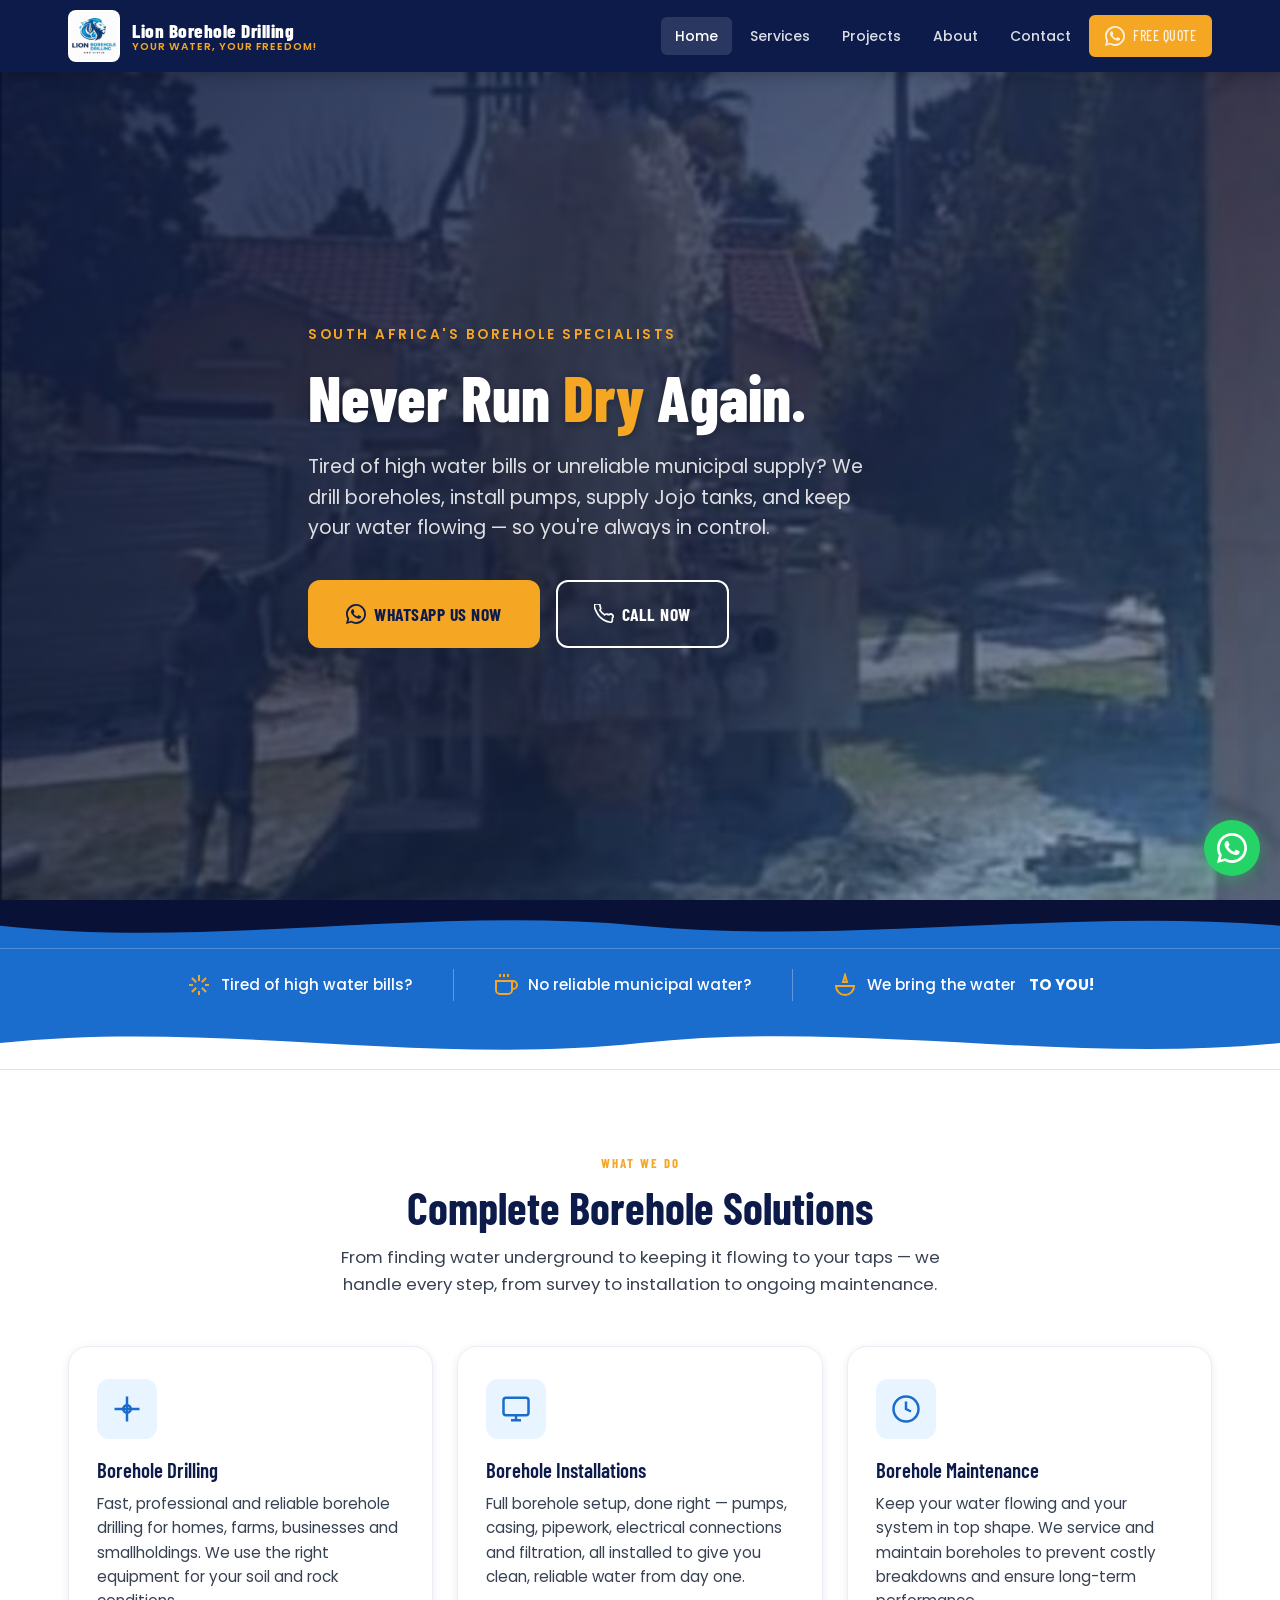
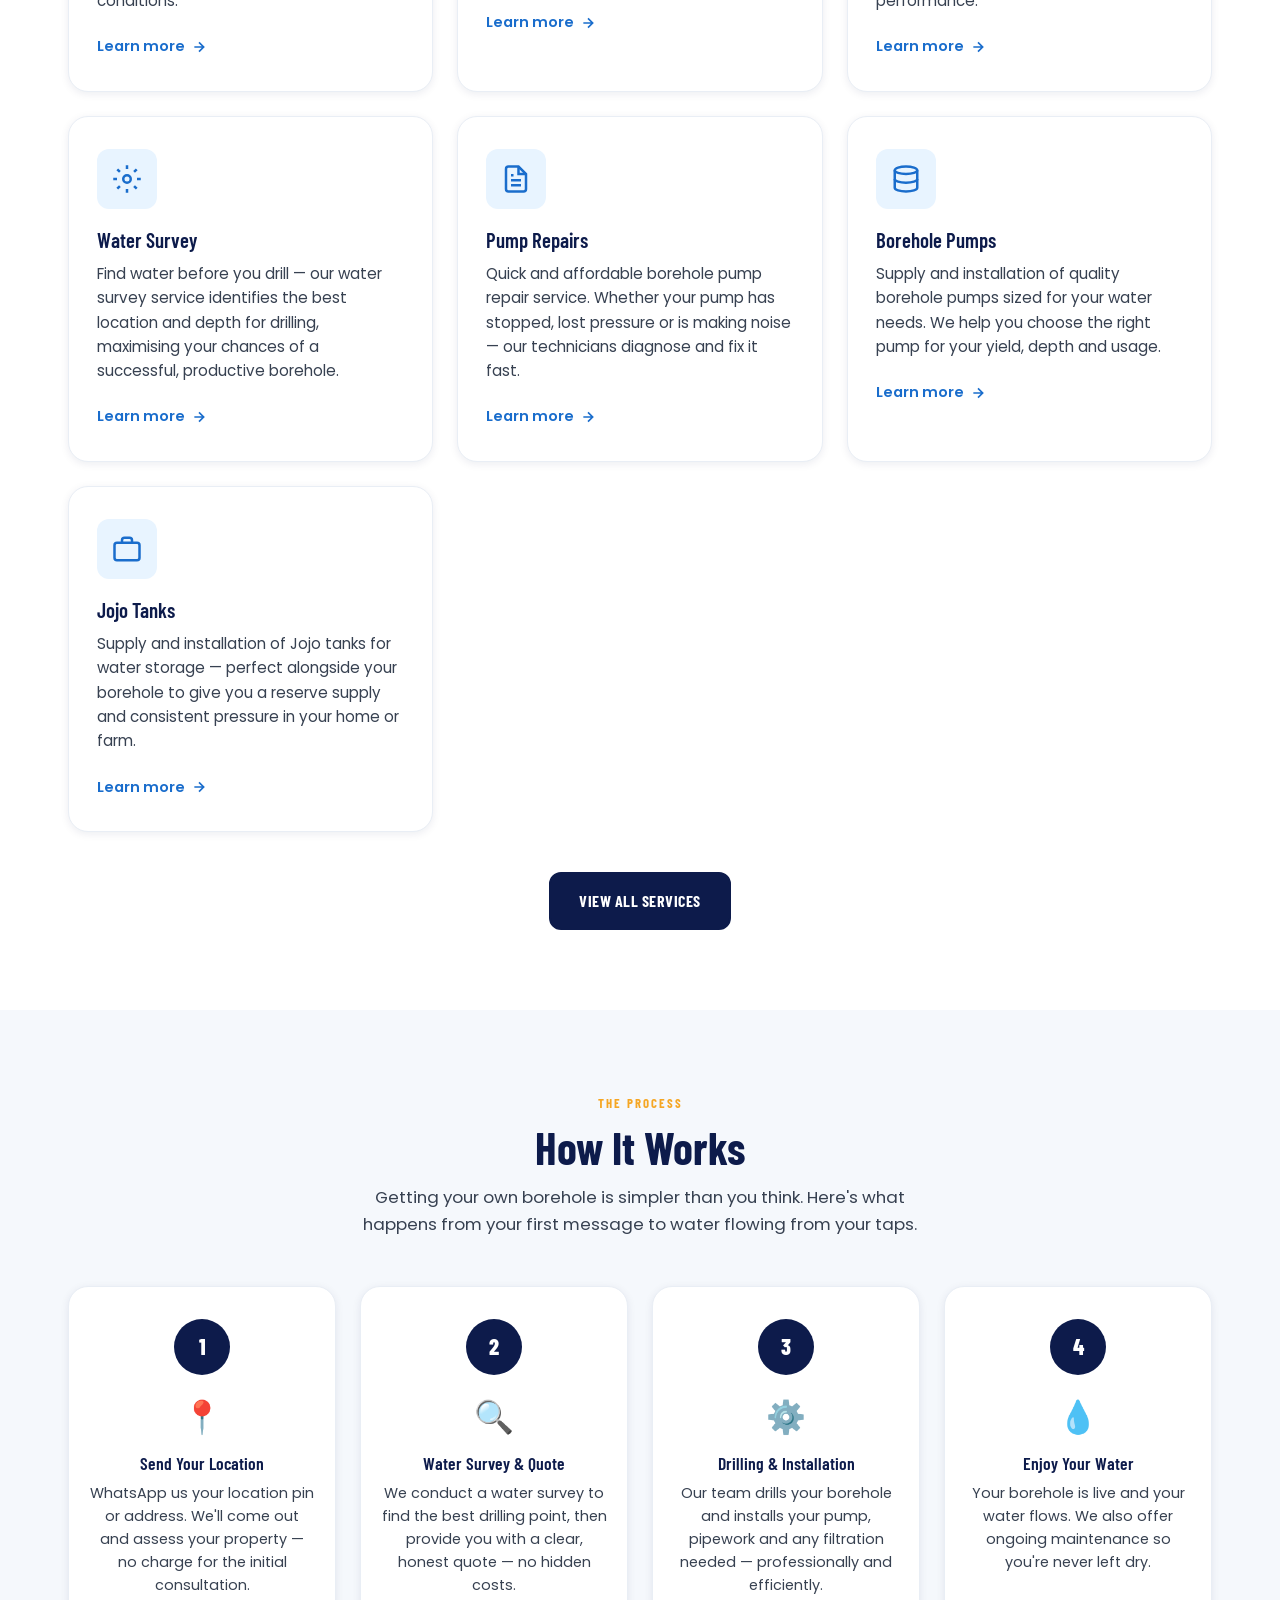
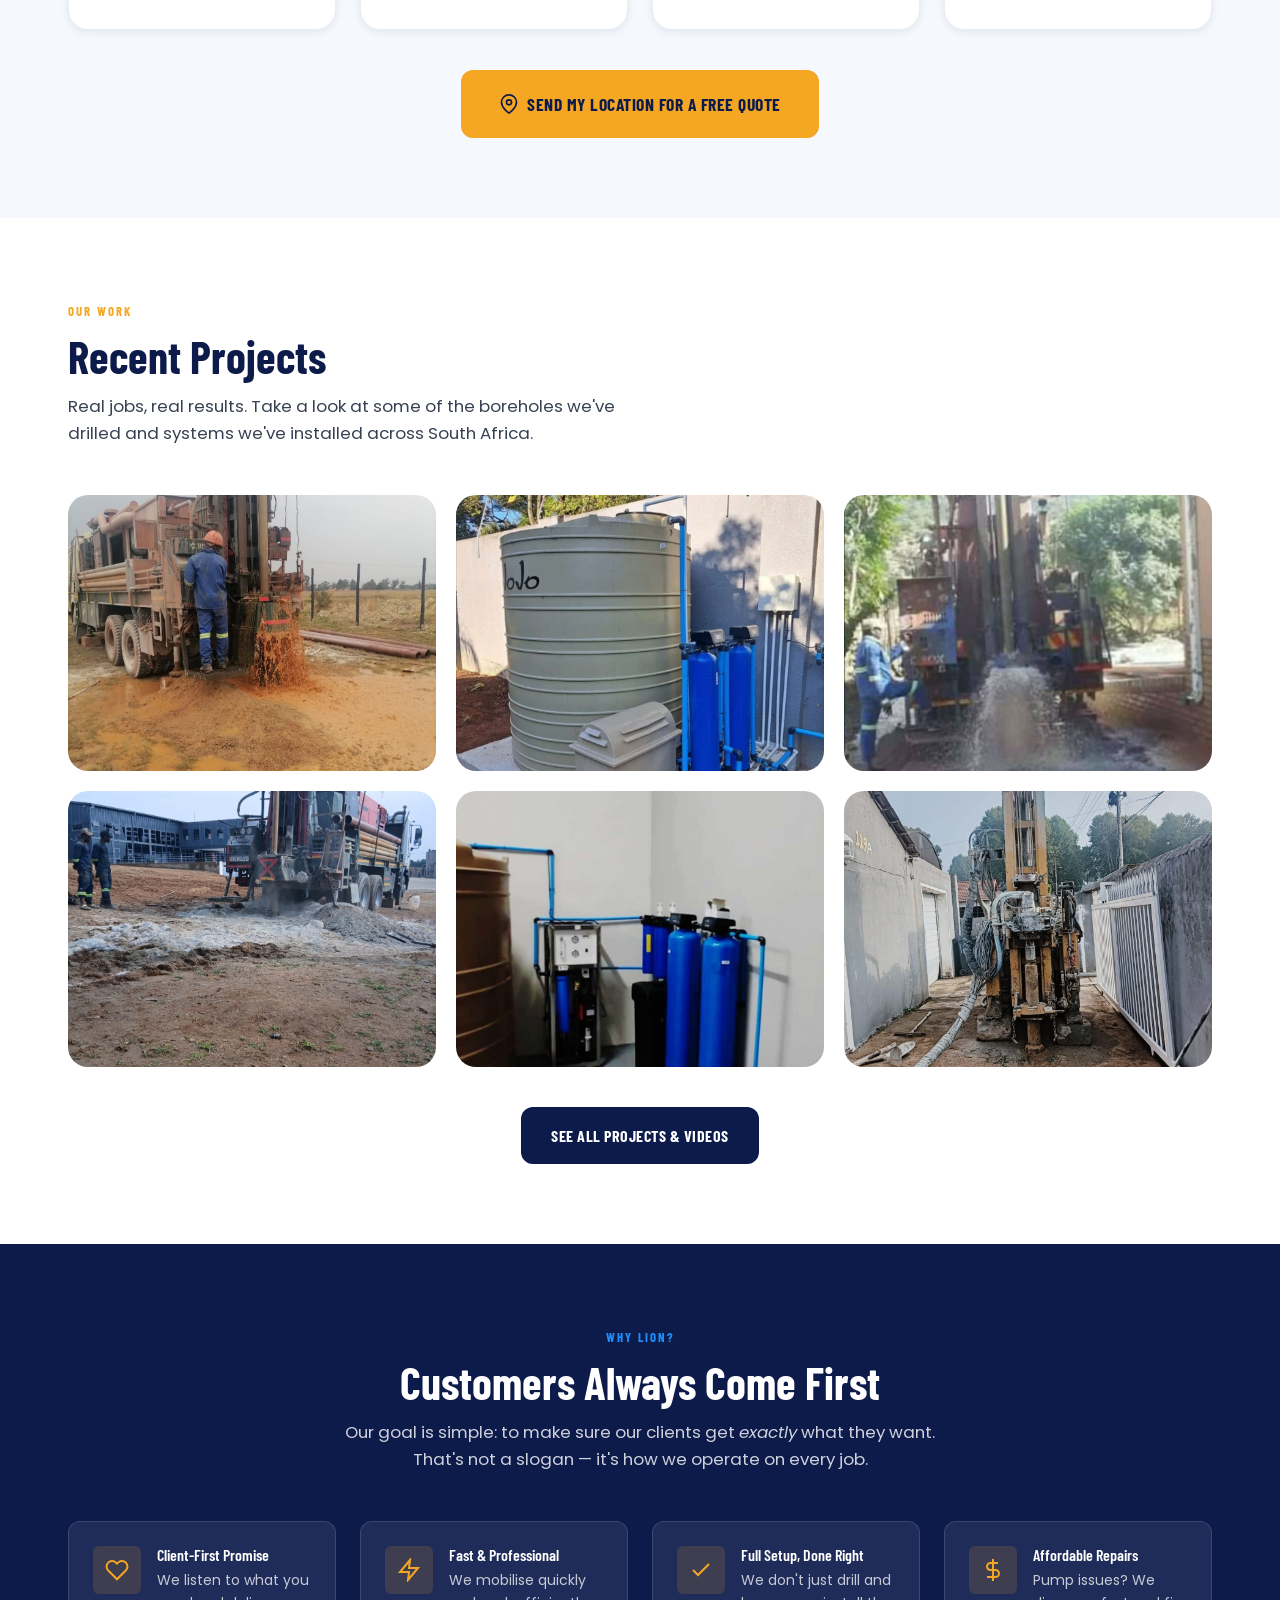
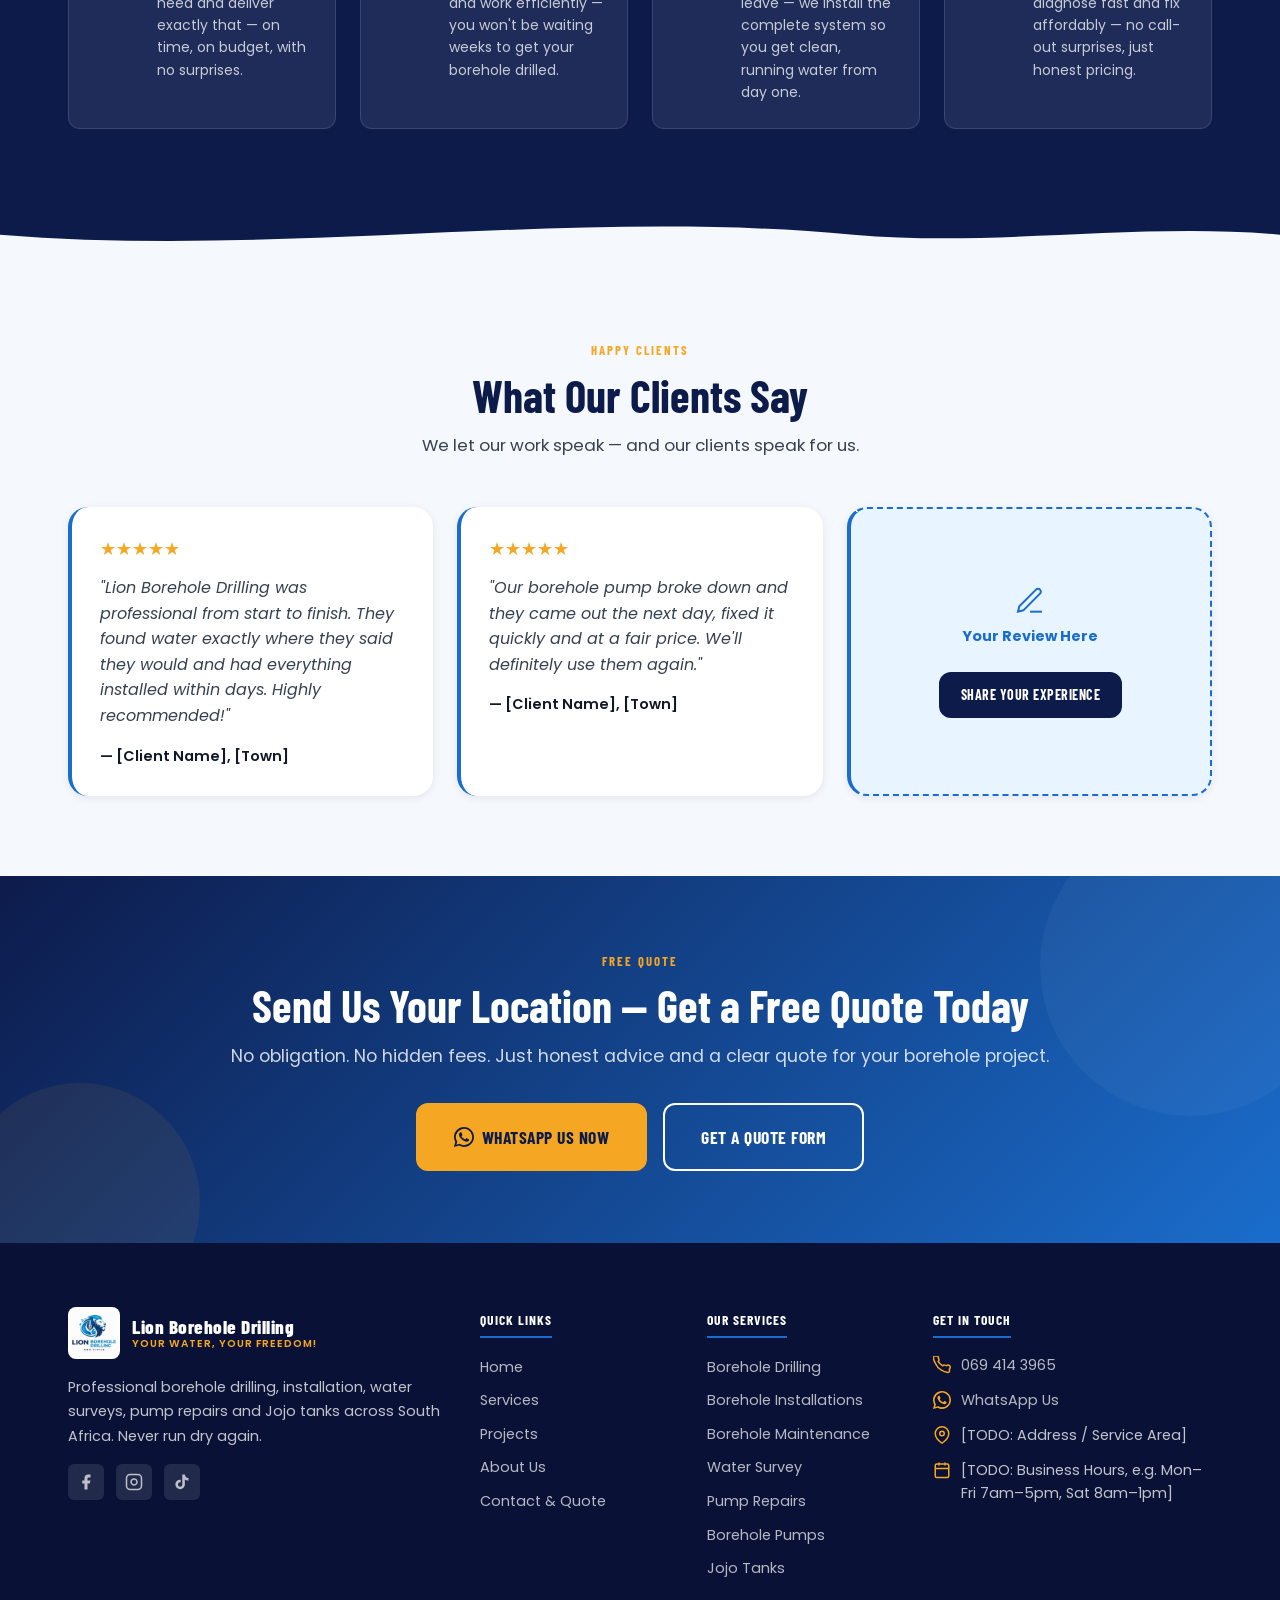
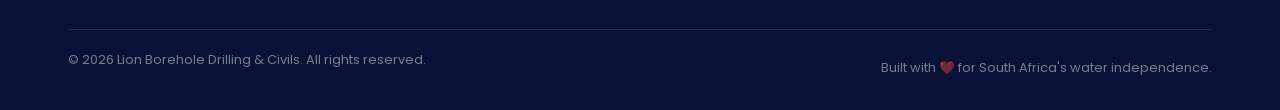
<file: index.html>
<!DOCTYPE html>
<html lang="en-ZA">
<head>
  <meta charset="UTF-8">
  <meta name="viewport" content="width=device-width, initial-scale=1.0">
  <title>Lion Borehole Drilling | Never Run Dry Again | South Africa</title>
  <meta name="description" content="Lion Borehole Drilling & Civils — professional borehole drilling, installation, water surveys, pump repairs and Jojo tanks across South Africa. Get a FREE quote via WhatsApp today!">
  <meta name="keywords" content="borehole drilling South Africa, borehole installation, water survey, borehole pump repairs, Jojo tanks, borehole maintenance, never run dry">
  <!-- TODO: Replace [REGION] with your main service area, e.g. Limpopo, Gauteng, Mpumalanga -->

  <!-- Open Graph -->
  <meta property="og:type" content="website">
  <meta property="og:title" content="Lion Borehole Drilling | Never Run Dry Again">
  <meta property="og:description" content="Professional borehole drilling, installation, water surveys, pump repairs and Jojo tanks across South Africa. FREE quote via WhatsApp!">
  <meta property="og:image" content="assets/logo/logo.jpg">
  <meta property="og:url" content="https://lionboreholedrilling.co.za/"> <!-- TODO: replace with real URL -->
  <meta name="twitter:card" content="summary_large_image">
  <meta name="twitter:title" content="Lion Borehole Drilling | Never Run Dry Again">
  <meta name="twitter:description" content="Professional borehole drilling across South Africa. FREE quote via WhatsApp!">
  <meta name="twitter:image" content="assets/logo/logo.jpg">

  <link rel="icon" href="assets/logo/logo.jpg" type="image/jpeg">
  <link rel="preconnect" href="https://fonts.googleapis.com">
  <link rel="preconnect" href="https://fonts.gstatic.com" crossorigin>
  <link href="https://fonts.googleapis.com/css2?family=Barlow+Condensed:wght@600;700;800&family=Poppins:wght@400;500;600&display=swap" rel="stylesheet">
  <link rel="stylesheet" href="css/styles.css">

  <!-- JSON-LD LocalBusiness Schema -->
  <script type="application/ld+json">
  {
    "@context": "https://schema.org",
    "@type": "HomeAndConstructionBusiness",
    "name": "Lion Borehole Drilling & Civils",
    "description": "Professional borehole drilling, installation, water surveys, pump repairs and Jojo tanks across South Africa.",
    "telephone": "+27694143965",
    "url": "https://lionboreholedrilling.co.za/",
    "logo": "https://lionboreholedrilling.co.za/assets/logo/logo.jpg",
    "image": "https://lionboreholedrilling.co.za/assets/logo/logo.jpg",
    "address": {
      "@type": "PostalAddress",
      "addressCountry": "ZA",
      "addressRegion": "[TODO: Province/Region]",
      "addressLocality": "[TODO: Town/City]"
    },
    "areaServed": "[TODO: List provinces or towns served]",
    "sameAs": [],
    "hasOfferCatalog": {
      "@type": "OfferCatalog",
      "name": "Borehole Services",
      "itemListElement": [
        {"@type": "Offer", "itemOffered": {"@type": "Service", "name": "Borehole Drilling"}},
        {"@type": "Offer", "itemOffered": {"@type": "Service", "name": "Borehole Installations"}},
        {"@type": "Offer", "itemOffered": {"@type": "Service", "name": "Borehole Maintenance"}},
        {"@type": "Offer", "itemOffered": {"@type": "Service", "name": "Water Survey"}},
        {"@type": "Offer", "itemOffered": {"@type": "Service", "name": "Pump Repairs"}},
        {"@type": "Offer", "itemOffered": {"@type": "Service", "name": "Borehole Pumps"}},
        {"@type": "Offer", "itemOffered": {"@type": "Service", "name": "Jojo Tanks"}}
      ]
    }
  }
  </script>
</head>
<body>

<!-- ===== HEADER ===== -->
<header id="site-header" role="banner">
  <div class="container header-inner">
    <a href="index.html" class="site-logo" aria-label="Lion Borehole Drilling — Home">
      <img src="assets/logo/logo.jpg" alt="Lion Borehole Drilling logo" width="52" height="52">
      <span class="logo-text">
        <span class="logo-name">Lion Borehole Drilling</span>
        <span class="logo-sub">Your Water, Your Freedom!</span>
      </span>
    </a>

    <button class="nav-toggle" id="nav-toggle" aria-label="Open menu" aria-expanded="false" aria-controls="main-nav">
      <span></span><span></span><span></span>
    </button>

    <nav id="main-nav" aria-label="Main navigation">
      <a href="index.html">Home</a>
      <a href="services.html">Services</a>
      <a href="projects.html">Projects</a>
      <a href="about.html">About</a>
      <a href="contact.html">Contact</a>
      <div class="mobile-nav-cta">
        <a href="#" data-wa="Hi Lion Borehole Drilling! I would like to get a FREE quote." class="btn btn-gold btn-sm">
          <svg viewBox="0 0 24 24" fill="currentColor" aria-hidden="true"><path d="M17.472 14.382c-.297-.149-1.758-.867-2.03-.967-.273-.099-.471-.148-.67.15-.197.297-.767.966-.94 1.164-.173.199-.347.223-.644.075-.297-.15-1.255-.463-2.39-1.475-.883-.788-1.48-1.761-1.653-2.059-.173-.297-.018-.458.13-.606.134-.133.298-.347.446-.52.149-.174.198-.298.298-.497.099-.198.05-.371-.025-.52-.075-.149-.669-1.612-.916-2.207-.242-.579-.487-.5-.669-.51-.173-.008-.371-.01-.57-.01-.198 0-.52.074-.792.372-.272.297-1.04 1.016-1.04 2.479 0 1.462 1.065 2.875 1.213 3.074.149.198 2.096 3.2 5.077 4.487.709.306 1.262.489 1.694.625.712.227 1.36.195 1.871.118.571-.085 1.758-.719 2.006-1.413.248-.694.248-1.289.173-1.413-.074-.124-.272-.198-.57-.347z"/><path d="M12 0C5.373 0 0 5.373 0 12c0 2.127.558 4.117 1.532 5.845L0 24l6.335-1.652A11.953 11.953 0 0012 24c6.627 0 12-5.373 12-12S18.627 0 12 0zm0 21.818a9.818 9.818 0 01-5.001-1.372l-.359-.214-3.731.973.998-3.638-.234-.374A9.818 9.818 0 1112 21.818z"/></svg>
          Free Quote
        </a>
      </div>
    </nav>

  </div>
</header>

<main id="main-content">

  <!-- ===== HERO ===== -->
  <section class="hero" aria-labelledby="hero-heading">
    <div class="hero-bg">
      <video id="hero-video" autoplay muted loop playsinline preload="metadata"
             poster="assets/media/images/drilling-water-strike-1.jpg"
             aria-hidden="true">
        <source src="assets/media/videos/drilling-action-1.mp4" type="video/mp4">
      </video>
      <div class="hero-overlay"></div>
    </div>

    <div class="container hero-content">
      <p class="hero-eyebrow">South Africa's Borehole Specialists</p>
      <h1 id="hero-heading">Never Run <span class="accent">Dry</span> Again.</h1>
      <p class="hero-sub">
        Tired of high water bills or unreliable municipal supply? We drill boreholes, install pumps, supply Jojo tanks, and keep your water flowing — so you're always in control.
      </p>
      <div class="hero-actions">
        <a href="#" data-wa="Hi Lion Borehole Drilling! I would like to get a FREE quote. Here is my location: [PLEASE SHARE YOUR LOCATION]" class="btn btn-gold btn-lg">
          <svg viewBox="0 0 24 24" fill="currentColor" aria-hidden="true"><path d="M17.472 14.382c-.297-.149-1.758-.867-2.03-.967-.273-.099-.471-.148-.67.15-.197.297-.767.966-.94 1.164-.173.199-.347.223-.644.075-.297-.15-1.255-.463-2.39-1.475-.883-.788-1.48-1.761-1.653-2.059-.173-.297-.018-.458.13-.606.134-.133.298-.347.446-.52.149-.174.198-.298.298-.497.099-.198.05-.371-.025-.52-.075-.149-.669-1.612-.916-2.207-.242-.579-.487-.5-.669-.51-.173-.008-.371-.01-.57-.01-.198 0-.52.074-.792.372-.272.297-1.04 1.016-1.04 2.479 0 1.462 1.065 2.875 1.213 3.074.149.198 2.096 3.2 5.077 4.487.709.306 1.262.489 1.694.625.712.227 1.36.195 1.871.118.571-.085 1.758-.719 2.006-1.413.248-.694.248-1.289.173-1.413-.074-.124-.272-.198-.57-.347z"/><path d="M12 0C5.373 0 0 5.373 0 12c0 2.127.558 4.117 1.532 5.845L0 24l6.335-1.652A11.953 11.953 0 0012 24c6.627 0 12-5.373 12-12S18.627 0 12 0zm0 21.818a9.818 9.818 0 01-5.001-1.372l-.359-.214-3.731.973.998-3.638-.234-.374A9.818 9.818 0 1112 21.818z"/></svg>
          WhatsApp Us Now
        </a>
        <a href="#" data-tel class="btn btn-outline-white btn-lg">
          <svg viewBox="0 0 24 24" fill="none" stroke="currentColor" stroke-width="2" aria-hidden="true"><path d="M22 16.92v3a2 2 0 01-2.18 2 19.79 19.79 0 01-8.63-3.07A19.5 19.5 0 013.07 9.63 19.79 19.79 0 01.4 2.18 2 2 0 012.18 0h3a2 2 0 012 1.72c.127.96.361 1.903.7 2.81a2 2 0 01-.45 2.11L6.91 7.09a16 16 0 006 6l.46-.46a2 2 0 012.11-.45c.907.339 1.85.573 2.81.7A2 2 0 0122 16.92z"/></svg>
          Call Now
        </a>
      </div>
    </div>
  </section>

  <!-- Wave -->
  <div class="wave-divider" aria-hidden="true">
    <svg viewBox="0 0 1440 56" fill="none" xmlns="http://www.w3.org/2000/svg" preserveAspectRatio="none">
      <rect width="1440" height="56" fill="#1A6DCC"/>
      <path d="M0,30 C240,56 480,8 720,30 C960,52 1200,10 1440,30 L1440,0 L0,0 Z" fill="#091236"/>
    </svg>
  </div>

  <!-- ===== PROBLEM/SOLUTION STRIP ===== -->
  <div class="problem-strip" role="region" aria-label="Why choose a borehole">
    <div class="container problem-strip-inner">
      <div class="problem-item">
        <svg viewBox="0 0 24 24" fill="none" stroke="currentColor" stroke-width="2" aria-hidden="true"><path d="M12 2v6M12 18v4M4.93 4.93l4.24 4.24M14.83 14.83l4.24 4.24M2 12h4M18 12h4M4.93 19.07l4.24-4.24M14.83 9.17l4.24-4.24"/></svg>
        Tired of high water bills?
      </div>
      <div class="problem-divider" aria-hidden="true"></div>
      <div class="problem-item">
        <svg viewBox="0 0 24 24" fill="none" stroke="currentColor" stroke-width="2" aria-hidden="true"><path d="M18 8h1a4 4 0 010 8h-1"/><path d="M2 8h16v9a4 4 0 01-4 4H6a4 4 0 01-4-4V8z"/><line x1="6" y1="1" x2="6" y2="4"/><line x1="10" y1="1" x2="10" y2="4"/><line x1="14" y1="1" x2="14" y2="4"/></svg>
        No reliable municipal water?
      </div>
      <div class="problem-divider" aria-hidden="true"></div>
      <div class="problem-item">
        <svg viewBox="0 0 24 24" fill="none" stroke="currentColor" stroke-width="2" aria-hidden="true"><path d="M12 22a9 9 0 009-9H3a9 9 0 009 9z"/><path d="M12 2l2 7H10l2-7z"/></svg>
        We bring the water <strong>&nbsp;TO YOU!</strong>
      </div>
    </div>
  </div>

  <!-- Wave bottom -->
  <div class="wave-divider" aria-hidden="true">
    <svg viewBox="0 0 1440 56" fill="none" xmlns="http://www.w3.org/2000/svg" preserveAspectRatio="none">
      <rect width="1440" height="56" fill="#1A6DCC"/>
      <path d="M0,26 C240,0 480,52 720,26 C960,0 1200,50 1440,26 L1440,56 L0,56 Z" fill="white"/>
    </svg>
  </div>

  <!-- ===== SERVICES OVERVIEW ===== -->
  <section class="section-pad" aria-labelledby="services-heading">
    <div class="container">
      <div class="section-head text-center" data-reveal>
        <span class="section-label">What We Do</span>
        <h2 id="services-heading">Complete Borehole Solutions</h2>
        <p>From finding water underground to keeping it flowing to your taps — we handle every step, from survey to installation to ongoing maintenance.</p>
      </div>

      <div class="services-grid">
        <!-- Service 1 -->
        <article class="service-card" data-reveal data-reveal-delay="1">
          <div class="service-icon">
            <svg viewBox="0 0 24 24" fill="none" stroke="currentColor" stroke-width="2" aria-hidden="true"><path d="M12 2v20M2 12h20"/><circle cx="12" cy="12" r="3"/></svg>
          </div>
          <h3>Borehole Drilling</h3>
          <p>Fast, professional and reliable borehole drilling for homes, farms, businesses and smallholdings. We use the right equipment for your soil and rock conditions.</p>
          <a href="services.html#drilling" class="link-arrow">
            Learn more
            <svg viewBox="0 0 24 24" fill="none" stroke="currentColor" stroke-width="2.5" aria-hidden="true"><path d="M5 12h14M12 5l7 7-7 7"/></svg>
          </a>
        </article>

        <!-- Service 2 -->
        <article class="service-card" data-reveal data-reveal-delay="2">
          <div class="service-icon">
            <svg viewBox="0 0 24 24" fill="none" stroke="currentColor" stroke-width="2" aria-hidden="true"><rect x="2" y="3" width="20" height="14" rx="2"/><path d="M8 21h8M12 17v4"/></svg>
          </div>
          <h3>Borehole Installations</h3>
          <p>Full borehole setup, done right — pumps, casing, pipework, electrical connections and filtration, all installed to give you clean, reliable water from day one.</p>
          <a href="services.html#installations" class="link-arrow">
            Learn more
            <svg viewBox="0 0 24 24" fill="none" stroke="currentColor" stroke-width="2.5" aria-hidden="true"><path d="M5 12h14M12 5l7 7-7 7"/></svg>
          </a>
        </article>

        <!-- Service 3 -->
        <article class="service-card" data-reveal data-reveal-delay="3">
          <div class="service-icon">
            <svg viewBox="0 0 24 24" fill="none" stroke="currentColor" stroke-width="2" aria-hidden="true"><path d="M12 2a10 10 0 100 20A10 10 0 0012 2z"/><path d="M12 6v6l4 2"/></svg>
          </div>
          <h3>Borehole Maintenance</h3>
          <p>Keep your water flowing and your system in top shape. We service and maintain boreholes to prevent costly breakdowns and ensure long-term performance.</p>
          <a href="services.html#maintenance" class="link-arrow">
            Learn more
            <svg viewBox="0 0 24 24" fill="none" stroke="currentColor" stroke-width="2.5" aria-hidden="true"><path d="M5 12h14M12 5l7 7-7 7"/></svg>
          </a>
        </article>

        <!-- Service 4 -->
        <article class="service-card" data-reveal data-reveal-delay="1">
          <div class="service-icon">
            <svg viewBox="0 0 24 24" fill="none" stroke="currentColor" stroke-width="2" aria-hidden="true"><circle cx="12" cy="12" r="3"/><path d="M12 1v3M12 20v3M4.22 4.22l2.12 2.12M17.66 17.66l2.12 2.12M1 12h3M20 12h3M4.22 19.78l2.12-2.12M17.66 6.34l2.12-2.12"/></svg>
          </div>
          <h3>Water Survey</h3>
          <p>Find water before you drill — our water survey service identifies the best location and depth for drilling, maximising your chances of a successful, productive borehole.</p>
          <a href="services.html#survey" class="link-arrow">
            Learn more
            <svg viewBox="0 0 24 24" fill="none" stroke="currentColor" stroke-width="2.5" aria-hidden="true"><path d="M5 12h14M12 5l7 7-7 7"/></svg>
          </a>
        </article>

        <!-- Service 5 -->
        <article class="service-card" data-reveal data-reveal-delay="2">
          <div class="service-icon">
            <svg viewBox="0 0 24 24" fill="none" stroke="currentColor" stroke-width="2" aria-hidden="true"><path d="M14 2H6a2 2 0 00-2 2v16a2 2 0 002 2h12a2 2 0 002-2V8z"/><polyline points="14 2 14 8 20 8"/><line x1="16" y1="13" x2="8" y2="13"/><line x1="16" y1="17" x2="8" y2="17"/><polyline points="10 9 9 9 8 9"/></svg>
          </div>
          <h3>Pump Repairs</h3>
          <p>Quick and affordable borehole pump repair service. Whether your pump has stopped, lost pressure or is making noise — our technicians diagnose and fix it fast.</p>
          <a href="services.html#pump-repairs" class="link-arrow">
            Learn more
            <svg viewBox="0 0 24 24" fill="none" stroke="currentColor" stroke-width="2.5" aria-hidden="true"><path d="M5 12h14M12 5l7 7-7 7"/></svg>
          </a>
        </article>

        <!-- Service 6 -->
        <article class="service-card" data-reveal data-reveal-delay="3">
          <div class="service-icon">
            <svg viewBox="0 0 24 24" fill="none" stroke="currentColor" stroke-width="2" aria-hidden="true"><ellipse cx="12" cy="5" rx="9" ry="3"/><path d="M21 12c0 1.66-4 3-9 3s-9-1.34-9-3"/><path d="M3 5v14c0 1.66 4 3 9 3s9-1.34 9-3V5"/></svg>
          </div>
          <h3>Borehole Pumps</h3>
          <p>Supply and installation of quality borehole pumps sized for your water needs. We help you choose the right pump for your yield, depth and usage.</p>
          <a href="services.html#pumps" class="link-arrow">
            Learn more
            <svg viewBox="0 0 24 24" fill="none" stroke="currentColor" stroke-width="2.5" aria-hidden="true"><path d="M5 12h14M12 5l7 7-7 7"/></svg>
          </a>
        </article>

        <!-- Service 7 -->
        <article class="service-card" data-reveal data-reveal-delay="1">
          <div class="service-icon">
            <svg viewBox="0 0 24 24" fill="none" stroke="currentColor" stroke-width="2" aria-hidden="true"><path d="M20 7H4a2 2 0 00-2 2v10a2 2 0 002 2h16a2 2 0 002-2V9a2 2 0 00-2-2z"/><path d="M16 7V5a2 2 0 00-2-2h-4a2 2 0 00-2 2v2"/></svg>
          </div>
          <h3>Jojo Tanks</h3>
          <p>Supply and installation of Jojo tanks for water storage — perfect alongside your borehole to give you a reserve supply and consistent pressure in your home or farm.</p>
          <a href="services.html#jojo" class="link-arrow">
            Learn more
            <svg viewBox="0 0 24 24" fill="none" stroke="currentColor" stroke-width="2.5" aria-hidden="true"><path d="M5 12h14M12 5l7 7-7 7"/></svg>
          </a>
        </article>
      </div>

      <div class="text-center" style="margin-top: 40px;" data-reveal>
        <a href="services.html" class="btn btn-navy">View All Services</a>
      </div>
    </div>
  </section>

  <!-- ===== HOW IT WORKS ===== -->
  <section class="section-pad bg-off-white" aria-labelledby="how-heading">
    <div class="container">
      <div class="section-head text-center" data-reveal>
        <span class="section-label">The Process</span>
        <h2 id="how-heading">How It Works</h2>
        <p>Getting your own borehole is simpler than you think. Here's what happens from your first message to water flowing from your taps.</p>
      </div>

      <div class="steps-grid">
        <div class="step-card" data-reveal data-reveal-delay="1">
          <div class="step-num">1</div>
          <div class="step-icon">📍</div>
          <h3>Send Your Location</h3>
          <p>WhatsApp us your location pin or address. We'll come out and assess your property — no charge for the initial consultation.</p>
        </div>
        <div class="step-card" data-reveal data-reveal-delay="2">
          <div class="step-num">2</div>
          <div class="step-icon">🔍</div>
          <h3>Water Survey & Quote</h3>
          <p>We conduct a water survey to find the best drilling point, then provide you with a clear, honest quote — no hidden costs.</p>
        </div>
        <div class="step-card" data-reveal data-reveal-delay="3">
          <div class="step-num">3</div>
          <div class="step-icon">⚙️</div>
          <h3>Drilling & Installation</h3>
          <p>Our team drills your borehole and installs your pump, pipework and any filtration needed — professionally and efficiently.</p>
        </div>
        <div class="step-card" data-reveal data-reveal-delay="4">
          <div class="step-num">4</div>
          <div class="step-icon">💧</div>
          <h3>Enjoy Your Water</h3>
          <p>Your borehole is live and your water flows. We also offer ongoing maintenance so you're never left dry.</p>
        </div>
      </div>

      <div class="text-center" style="margin-top: 40px;" data-reveal>
        <a href="#" data-wa="Hi Lion Borehole Drilling! I would like to send my location for a FREE quote." class="btn btn-gold btn-lg">
          <svg viewBox="0 0 24 24" fill="none" stroke="currentColor" stroke-width="2" aria-hidden="true"><path d="M21 10c0 7-9 13-9 13S3 17 3 10a9 9 0 0118 0z"/><circle cx="12" cy="10" r="3"/></svg>
          Send My Location for a FREE Quote
        </a>
      </div>
    </div>
  </section>

  <!-- ===== FEATURED PROJECTS ===== -->
  <section class="section-pad" aria-labelledby="projects-heading">
    <div class="container">
      <div class="section-head" data-reveal>
        <span class="section-label">Our Work</span>
        <h2 id="projects-heading">Recent Projects</h2>
        <p>Real jobs, real results. Take a look at some of the boreholes we've drilled and systems we've installed across South Africa.</p>
      </div>

      <div class="projects-grid">
        <a href="projects.html" class="project-thumb" data-reveal data-reveal-delay="1" aria-label="View: Borehole drilling on a farm">
          <img src="assets/media/images/drilling-farm-1.jpg" alt="Borehole drilling rig operating on a South African farm" loading="lazy" width="600" height="450">
          <div class="project-thumb-overlay"><span>Farm drilling — view project</span></div>
        </a>
        <a href="projects.html" class="project-thumb" data-reveal data-reveal-delay="2" aria-label="View: JoJo tank and filtration installation">
          <img src="assets/media/images/jojo-tank-1.jpg" alt="JoJo water tank with blue filtration system installed outdoors" loading="lazy" width="600" height="450">
          <div class="project-thumb-overlay"><span>Jojo tank & filtration — view project</span></div>
        </a>
        <a href="projects.html" class="project-thumb" data-reveal data-reveal-delay="3" aria-label="View: Drilling water strike">
          <img src="assets/media/images/drilling-water-strike-2.jpg" alt="Water erupting from borehole during drilling — successful water strike" loading="lazy" width="600" height="450">
          <div class="project-thumb-overlay"><span>Successful water strike — view project</span></div>
        </a>
        <a href="projects.html" class="project-thumb" data-reveal data-reveal-delay="1" aria-label="View: Commercial drilling">
          <img src="assets/media/images/drilling-commercial-1.jpg" alt="Borehole drilling rig at a large commercial site" loading="lazy" width="600" height="450">
          <div class="project-thumb-overlay"><span>Commercial borehole — view project</span></div>
        </a>
        <a href="projects.html" class="project-thumb" data-reveal data-reveal-delay="2" aria-label="View: Filtration system installation">
          <img src="assets/media/images/installation-filtration-1.jpg" alt="Installed water filtration system with blue tanks and pipework" loading="lazy" width="600" height="450">
          <div class="project-thumb-overlay"><span>Filtration installation — view project</span></div>
        </a>
        <a href="projects.html" class="project-thumb" data-reveal data-reveal-delay="3" aria-label="View: Residential drilling">
          <img src="assets/media/images/drilling-residential-1.jpg" alt="Compact drilling rig operating in a residential property" loading="lazy" width="600" height="450">
          <div class="project-thumb-overlay"><span>Residential borehole — view project</span></div>
        </a>
      </div>

      <div class="text-center" style="margin-top: 40px;" data-reveal>
        <a href="projects.html" class="btn btn-navy">See All Projects & Videos</a>
      </div>
    </div>
  </section>

  <!-- ===== WHY CHOOSE LION ===== -->
  <section class="section-pad bg-navy" aria-labelledby="why-heading">
    <div class="container">
      <div class="section-head text-center" data-reveal>
        <span class="section-label section-label--blue">Why Lion?</span>
        <h2 id="why-heading" class="text-white">Customers Always Come First</h2>
        <p class="text-white" style="opacity:0.8">Our goal is simple: to make sure our clients get <em>exactly</em> what they want. That's not a slogan — it's how we operate on every job.</p>
      </div>

      <div class="why-grid">
        <div class="why-card" data-reveal data-reveal-delay="1">
          <div class="why-icon">
            <svg viewBox="0 0 24 24" fill="none" stroke="currentColor" stroke-width="2" aria-hidden="true"><path d="M20.84 4.61a5.5 5.5 0 00-7.78 0L12 5.67l-1.06-1.06a5.5 5.5 0 00-7.78 7.78l1.06 1.06L12 21.23l7.78-7.78 1.06-1.06a5.5 5.5 0 000-7.78z"/></svg>
          </div>
          <div>
            <h4>Client-First Promise</h4>
            <p>We listen to what you need and deliver exactly that — on time, on budget, with no surprises.</p>
          </div>
        </div>
        <div class="why-card" data-reveal data-reveal-delay="2">
          <div class="why-icon">
            <svg viewBox="0 0 24 24" fill="none" stroke="currentColor" stroke-width="2" aria-hidden="true"><path d="M13 2L3 14h9l-1 8 10-12h-9l1-8z"/></svg>
          </div>
          <div>
            <h4>Fast & Professional</h4>
            <p>We mobilise quickly and work efficiently — you won't be waiting weeks to get your borehole drilled.</p>
          </div>
        </div>
        <div class="why-card" data-reveal data-reveal-delay="3">
          <div class="why-icon">
            <svg viewBox="0 0 24 24" fill="none" stroke="currentColor" stroke-width="2" aria-hidden="true"><polyline points="20 6 9 17 4 12"/></svg>
          </div>
          <div>
            <h4>Full Setup, Done Right</h4>
            <p>We don't just drill and leave — we install the complete system so you get clean, running water from day one.</p>
          </div>
        </div>
        <div class="why-card" data-reveal data-reveal-delay="4">
          <div class="why-icon">
            <svg viewBox="0 0 24 24" fill="none" stroke="currentColor" stroke-width="2" aria-hidden="true"><line x1="12" y1="1" x2="12" y2="23"/><path d="M17 5H9.5a3.5 3.5 0 000 7h5a3.5 3.5 0 010 7H6"/></svg>
          </div>
          <div>
            <h4>Affordable Repairs</h4>
            <p>Pump issues? We diagnose fast and fix affordably — no call-out surprises, just honest pricing.</p>
          </div>
        </div>
      </div>
    </div>
  </section>

  <!-- Wave divider -->
  <div class="wave-divider" aria-hidden="true" style="background:#0D1B4B; line-height:0;">
    <svg viewBox="0 0 1440 56" fill="none" xmlns="http://www.w3.org/2000/svg" preserveAspectRatio="none">
      <path d="M0,30 C320,56 640,0 960,30 C1120,44 1280,16 1440,30 L1440,56 L0,56 Z" fill="#F5F8FC"/>
    </svg>
  </div>

  <!-- ===== TESTIMONIALS (placeholder) ===== -->
  <!-- TODO: Replace with real customer reviews from Google / Facebook / WhatsApp -->
  <section class="section-pad testimonials-section" aria-labelledby="reviews-heading">
    <div class="container">
      <div class="section-head text-center" data-reveal>
        <span class="section-label">Happy Clients</span>
        <h2 id="reviews-heading">What Our Clients Say</h2>
        <p>We let our work speak — and our clients speak for us.</p>
      </div>
      <div class="testimonials-grid">
        <!-- TODO: Replace these 3 cards with real testimonials (name, town, review text) -->
        <div class="testimonial-card" data-reveal data-reveal-delay="1">
          <div class="testimonial-stars" aria-label="5 stars">★★★★★</div>
          <p class="testimonial-text"><!-- TODO: Real testimonial text --> "Lion Borehole Drilling was professional from start to finish. They found water exactly where they said they would and had everything installed within days. Highly recommended!"</p>
          <p class="testimonial-author">— [Client Name], [Town] <!-- TODO: Real name & location --></p>
        </div>
        <div class="testimonial-card" data-reveal data-reveal-delay="2">
          <div class="testimonial-stars" aria-label="5 stars">★★★★★</div>
          <p class="testimonial-text"><!-- TODO: Real testimonial text --> "Our borehole pump broke down and they came out the next day, fixed it quickly and at a fair price. We'll definitely use them again."</p>
          <p class="testimonial-author">— [Client Name], [Town] <!-- TODO: Real name & location --></p>
        </div>
        <div class="testimonial-card testimonial-placeholder" data-reveal data-reveal-delay="3" aria-label="Add your review">
          <svg viewBox="0 0 24 24" fill="none" stroke="currentColor" stroke-width="1.5" aria-hidden="true"><path d="M12 20h9"/><path d="M16.5 3.5a2.121 2.121 0 013 3L7 19l-4 1 1-4L16.5 3.5z"/></svg>
          <strong>Your Review Here</strong>
          <span><!-- TODO: Add a 3rd real testimonial, or link to your Google Business page --></span>
          <a href="#" data-wa="Hi! I'd love to leave a review for Lion Borehole Drilling." class="btn btn-sm btn-navy" style="margin-top:8px;">Share Your Experience</a>
        </div>
      </div>
    </div>
  </section>

  <!-- ===== FINAL CTA BANNER ===== -->
  <section class="cta-banner" aria-labelledby="cta-heading">
    <div class="container" style="position:relative;z-index:1;">
      <span class="section-label" style="color:var(--gold)">FREE Quote</span>
      <h2 id="cta-heading">Send Us Your Location — Get a Free Quote Today</h2>
      <p>No obligation. No hidden fees. Just honest advice and a clear quote for your borehole project.</p>
      <div class="cta-actions">
        <a href="#" data-wa="Hi Lion Borehole Drilling! I would like to send my location for a FREE borehole quote." class="btn btn-gold btn-lg">
          <svg viewBox="0 0 24 24" fill="currentColor" aria-hidden="true"><path d="M17.472 14.382c-.297-.149-1.758-.867-2.03-.967-.273-.099-.471-.148-.67.15-.197.297-.767.966-.94 1.164-.173.199-.347.223-.644.075-.297-.15-1.255-.463-2.39-1.475-.883-.788-1.48-1.761-1.653-2.059-.173-.297-.018-.458.13-.606.134-.133.298-.347.446-.52.149-.174.198-.298.298-.497.099-.198.05-.371-.025-.52-.075-.149-.669-1.612-.916-2.207-.242-.579-.487-.5-.669-.51-.173-.008-.371-.01-.57-.01-.198 0-.52.074-.792.372-.272.297-1.04 1.016-1.04 2.479 0 1.462 1.065 2.875 1.213 3.074.149.198 2.096 3.2 5.077 4.487.709.306 1.262.489 1.694.625.712.227 1.36.195 1.871.118.571-.085 1.758-.719 2.006-1.413.248-.694.248-1.289.173-1.413-.074-.124-.272-.198-.57-.347z"/><path d="M12 0C5.373 0 0 5.373 0 12c0 2.127.558 4.117 1.532 5.845L0 24l6.335-1.652A11.953 11.953 0 0012 24c6.627 0 12-5.373 12-12S18.627 0 12 0zm0 21.818a9.818 9.818 0 01-5.001-1.372l-.359-.214-3.731.973.998-3.638-.234-.374A9.818 9.818 0 1112 21.818z"/></svg>
          WhatsApp Us Now
        </a>
        <a href="contact.html" class="btn btn-outline-white btn-lg">Get a Quote Form</a>
      </div>
    </div>
  </section>

</main>

<!-- ===== FOOTER ===== -->
<footer id="site-footer" role="contentinfo">
  <div class="container">
    <div class="footer-grid">
      <!-- Brand -->
      <div class="footer-brand">
        <a href="index.html" class="site-logo" aria-label="Lion Borehole Drilling — Home">
          <img src="assets/logo/logo.jpg" alt="Lion Borehole Drilling logo" width="48" height="48">
          <span class="logo-text">
            <span class="logo-name">Lion Borehole Drilling</span>
            <span class="logo-sub" style="color:var(--gold)">Your Water, Your Freedom!</span>
          </span>
        </a>
        <p>Professional borehole drilling, installation, water surveys, pump repairs and Jojo tanks across South Africa. Never run dry again.</p>
        <div class="social-links">
          <!-- TODO: Set real social links in js/main.js SITE_CONFIG -->
          <a href="#" data-social="facebook" aria-label="Facebook (TODO: add link)">
            <svg viewBox="0 0 24 24" fill="currentColor" aria-hidden="true"><path d="M18 2h-3a5 5 0 00-5 5v3H7v4h3v8h4v-8h3l1-4h-4V7a1 1 0 011-1h3z"/></svg>
          </a>
          <a href="#" data-social="instagram" aria-label="Instagram (TODO: add link)">
            <svg viewBox="0 0 24 24" fill="none" stroke="currentColor" stroke-width="2" aria-hidden="true"><rect x="2" y="2" width="20" height="20" rx="5" ry="5"/><path d="M16 11.37A4 4 0 1112.63 8 4 4 0 0116 11.37z"/><line x1="17.5" y1="6.5" x2="17.51" y2="6.5"/></svg>
          </a>
          <a href="#" data-social="tiktok" aria-label="TikTok (TODO: add link)">
            <svg viewBox="0 0 24 24" fill="currentColor" aria-hidden="true"><path d="M19.59 6.69a4.83 4.83 0 01-3.77-4.25V2h-3.45v13.67a2.89 2.89 0 01-2.88 2.5 2.89 2.89 0 01-2.89-2.89 2.89 2.89 0 012.89-2.89c.28 0 .54.04.79.1V9.01a6.33 6.33 0 00-.79-.05 6.34 6.34 0 00-6.34 6.34 6.34 6.34 0 006.34 6.34 6.34 6.34 0 006.33-6.34V8.75a8.19 8.19 0 004.79 1.52V6.79a4.85 4.85 0 01-1.02-.1z"/></svg>
          </a>
        </div>
      </div>

      <!-- Quick Links -->
      <div class="footer-col">
        <h4>Quick Links</h4>
        <ul>
          <li><a href="index.html">Home</a></li>
          <li><a href="services.html">Services</a></li>
          <li><a href="projects.html">Projects</a></li>
          <li><a href="about.html">About Us</a></li>
          <li><a href="contact.html">Contact & Quote</a></li>
        </ul>
      </div>

      <!-- Services -->
      <div class="footer-col">
        <h4>Our Services</h4>
        <ul>
          <li><a href="services.html#drilling">Borehole Drilling</a></li>
          <li><a href="services.html#installations">Borehole Installations</a></li>
          <li><a href="services.html#maintenance">Borehole Maintenance</a></li>
          <li><a href="services.html#survey">Water Survey</a></li>
          <li><a href="services.html#pump-repairs">Pump Repairs</a></li>
          <li><a href="services.html#pumps">Borehole Pumps</a></li>
          <li><a href="services.html#jojo">Jojo Tanks</a></li>
        </ul>
      </div>

      <!-- Contact -->
      <div class="footer-col">
        <h4>Get In Touch</h4>
        <div class="footer-contact-item">
          <svg viewBox="0 0 24 24" fill="none" stroke="currentColor" stroke-width="2" aria-hidden="true"><path d="M22 16.92v3a2 2 0 01-2.18 2 19.79 19.79 0 01-8.63-3.07A19.5 19.5 0 013.07 9.63 19.79 19.79 0 01.4 2.18 2 2 0 012.18 0h3a2 2 0 012 1.72c.127.96.361 1.903.7 2.81a2 2 0 01-.45 2.11L6.91 7.09a16 16 0 006 6l.46-.46a2 2 0 012.11-.45c.907.339 1.85.573 2.81.7A2 2 0 0122 16.92z"/></svg>
          <a href="#" data-tel></a>
        </div>
        <div class="footer-contact-item">
          <svg viewBox="0 0 24 24" fill="currentColor" aria-hidden="true"><path d="M17.472 14.382c-.297-.149-1.758-.867-2.03-.967-.273-.099-.471-.148-.67.15-.197.297-.767.966-.94 1.164-.173.199-.347.223-.644.075-.297-.15-1.255-.463-2.39-1.475-.883-.788-1.48-1.761-1.653-2.059-.173-.297-.018-.458.13-.606.134-.133.298-.347.446-.52.149-.174.198-.298.298-.497.099-.198.05-.371-.025-.52-.075-.149-.669-1.612-.916-2.207-.242-.579-.487-.5-.669-.51-.173-.008-.371-.01-.57-.01-.198 0-.52.074-.792.372-.272.297-1.04 1.016-1.04 2.479 0 1.462 1.065 2.875 1.213 3.074.149.198 2.096 3.2 5.077 4.487.709.306 1.262.489 1.694.625.712.227 1.36.195 1.871.118.571-.085 1.758-.719 2.006-1.413.248-.694.248-1.289.173-1.413-.074-.124-.272-.198-.57-.347z"/><path d="M12 0C5.373 0 0 5.373 0 12c0 2.127.558 4.117 1.532 5.845L0 24l6.335-1.652A11.953 11.953 0 0012 24c6.627 0 12-5.373 12-12S18.627 0 12 0zm0 21.818a9.818 9.818 0 01-5.001-1.372l-.359-.214-3.731.973.998-3.638-.234-.374A9.818 9.818 0 1112 21.818z"/></svg>
          <a href="#" data-wa="Hi Lion Borehole Drilling! I would like a FREE quote.">WhatsApp Us</a>
        </div>
        <div class="footer-contact-item">
          <svg viewBox="0 0 24 24" fill="none" stroke="currentColor" stroke-width="2" aria-hidden="true"><path d="M21 10c0 7-9 13-9 13S3 17 3 10a9 9 0 0118 0z"/><circle cx="12" cy="10" r="3"/></svg>
          <span><!-- TODO: Add your physical address or service area -->[TODO: Address / Service Area]</span>
        </div>
        <div class="footer-contact-item">
          <svg viewBox="0 0 24 24" fill="none" stroke="currentColor" stroke-width="2" aria-hidden="true"><rect x="3" y="4" width="18" height="18" rx="2" ry="2"/><line x1="16" y1="2" x2="16" y2="6"/><line x1="8" y1="2" x2="8" y2="6"/><line x1="3" y1="10" x2="21" y2="10"/></svg>
          <span><!-- TODO: Add actual business hours -->[TODO: Business Hours, e.g. Mon–Fri 7am–5pm, Sat 8am–1pm]</span>
        </div>
      </div>
    </div>

    <div class="footer-bottom">
      <p>&copy; <span data-year></span> Lion Borehole Drilling & Civils. All rights reserved.</p>
      <p>Built with ❤️ for South Africa's water independence.</p>
    </div>
  </div>
</footer>

<!-- Floating WhatsApp Button -->
<a href="#" data-wa="Hi Lion Borehole Drilling! I would like to get a FREE quote." class="fab-whatsapp" aria-label="Chat on WhatsApp">
  <svg viewBox="0 0 24 24" fill="currentColor" aria-hidden="true"><path d="M17.472 14.382c-.297-.149-1.758-.867-2.03-.967-.273-.099-.471-.148-.67.15-.197.297-.767.966-.94 1.164-.173.199-.347.223-.644.075-.297-.15-1.255-.463-2.39-1.475-.883-.788-1.48-1.761-1.653-2.059-.173-.297-.018-.458.13-.606.134-.133.298-.347.446-.52.149-.174.198-.298.298-.497.099-.198.05-.371-.025-.52-.075-.149-.669-1.612-.916-2.207-.242-.579-.487-.5-.669-.51-.173-.008-.371-.01-.57-.01-.198 0-.52.074-.792.372-.272.297-1.04 1.016-1.04 2.479 0 1.462 1.065 2.875 1.213 3.074.149.198 2.096 3.2 5.077 4.487.709.306 1.262.489 1.694.625.712.227 1.36.195 1.871.118.571-.085 1.758-.719 2.006-1.413.248-.694.248-1.289.173-1.413-.074-.124-.272-.198-.57-.347z"/><path d="M12 0C5.373 0 0 5.373 0 12c0 2.127.558 4.117 1.532 5.845L0 24l6.335-1.652A11.953 11.953 0 0012 24c6.627 0 12-5.373 12-12S18.627 0 12 0zm0 21.818a9.818 9.818 0 01-5.001-1.372l-.359-.214-3.731.973.998-3.638-.234-.374A9.818 9.818 0 1112 21.818z"/></svg>
</a>

<!-- Mobile Bottom Bar -->
<div class="mobile-bottom-bar" role="navigation" aria-label="Quick contact">
  <a href="#" data-tel class="bar-call">
    <svg viewBox="0 0 24 24" fill="none" stroke="currentColor" stroke-width="2" aria-hidden="true"><path d="M22 16.92v3a2 2 0 01-2.18 2 19.79 19.79 0 01-8.63-3.07A19.5 19.5 0 013.07 9.63 19.79 19.79 0 01.4 2.18 2 2 0 012.18 0h3a2 2 0 012 1.72c.127.96.361 1.903.7 2.81a2 2 0 01-.45 2.11L6.91 7.09a16 16 0 006 6l.46-.46a2 2 0 012.11-.45c.907.339 1.85.573 2.81.7A2 2 0 0122 16.92z"/></svg>
    Call Now
  </a>
  <a href="#" data-wa="Hi Lion Borehole Drilling! I would like a FREE quote." class="bar-wa">
    <svg viewBox="0 0 24 24" fill="currentColor" aria-hidden="true"><path d="M17.472 14.382c-.297-.149-1.758-.867-2.03-.967-.273-.099-.471-.148-.67.15-.197.297-.767.966-.94 1.164-.173.199-.347.223-.644.075-.297-.15-1.255-.463-2.39-1.475-.883-.788-1.48-1.761-1.653-2.059-.173-.297-.018-.458.13-.606.134-.133.298-.347.446-.52.149-.174.198-.298.298-.497.099-.198.05-.371-.025-.52-.075-.149-.669-1.612-.916-2.207-.242-.579-.487-.5-.669-.51-.173-.008-.371-.01-.57-.01-.198 0-.52.074-.792.372-.272.297-1.04 1.016-1.04 2.479 0 1.462 1.065 2.875 1.213 3.074.149.198 2.096 3.2 5.077 4.487.709.306 1.262.489 1.694.625.712.227 1.36.195 1.871.118.571-.085 1.758-.719 2.006-1.413.248-.694.248-1.289.173-1.413-.074-.124-.272-.198-.57-.347z"/><path d="M12 0C5.373 0 0 5.373 0 12c0 2.127.558 4.117 1.532 5.845L0 24l6.335-1.652A11.953 11.953 0 0012 24c6.627 0 12-5.373 12-12S18.627 0 12 0zm0 21.818a9.818 9.818 0 01-5.001-1.372l-.359-.214-3.731.973.998-3.638-.234-.374A9.818 9.818 0 1112 21.818z"/></svg>
    WhatsApp
  </a>
</div>

<script src="js/main.js"></script>
</body>
</html>
</file>
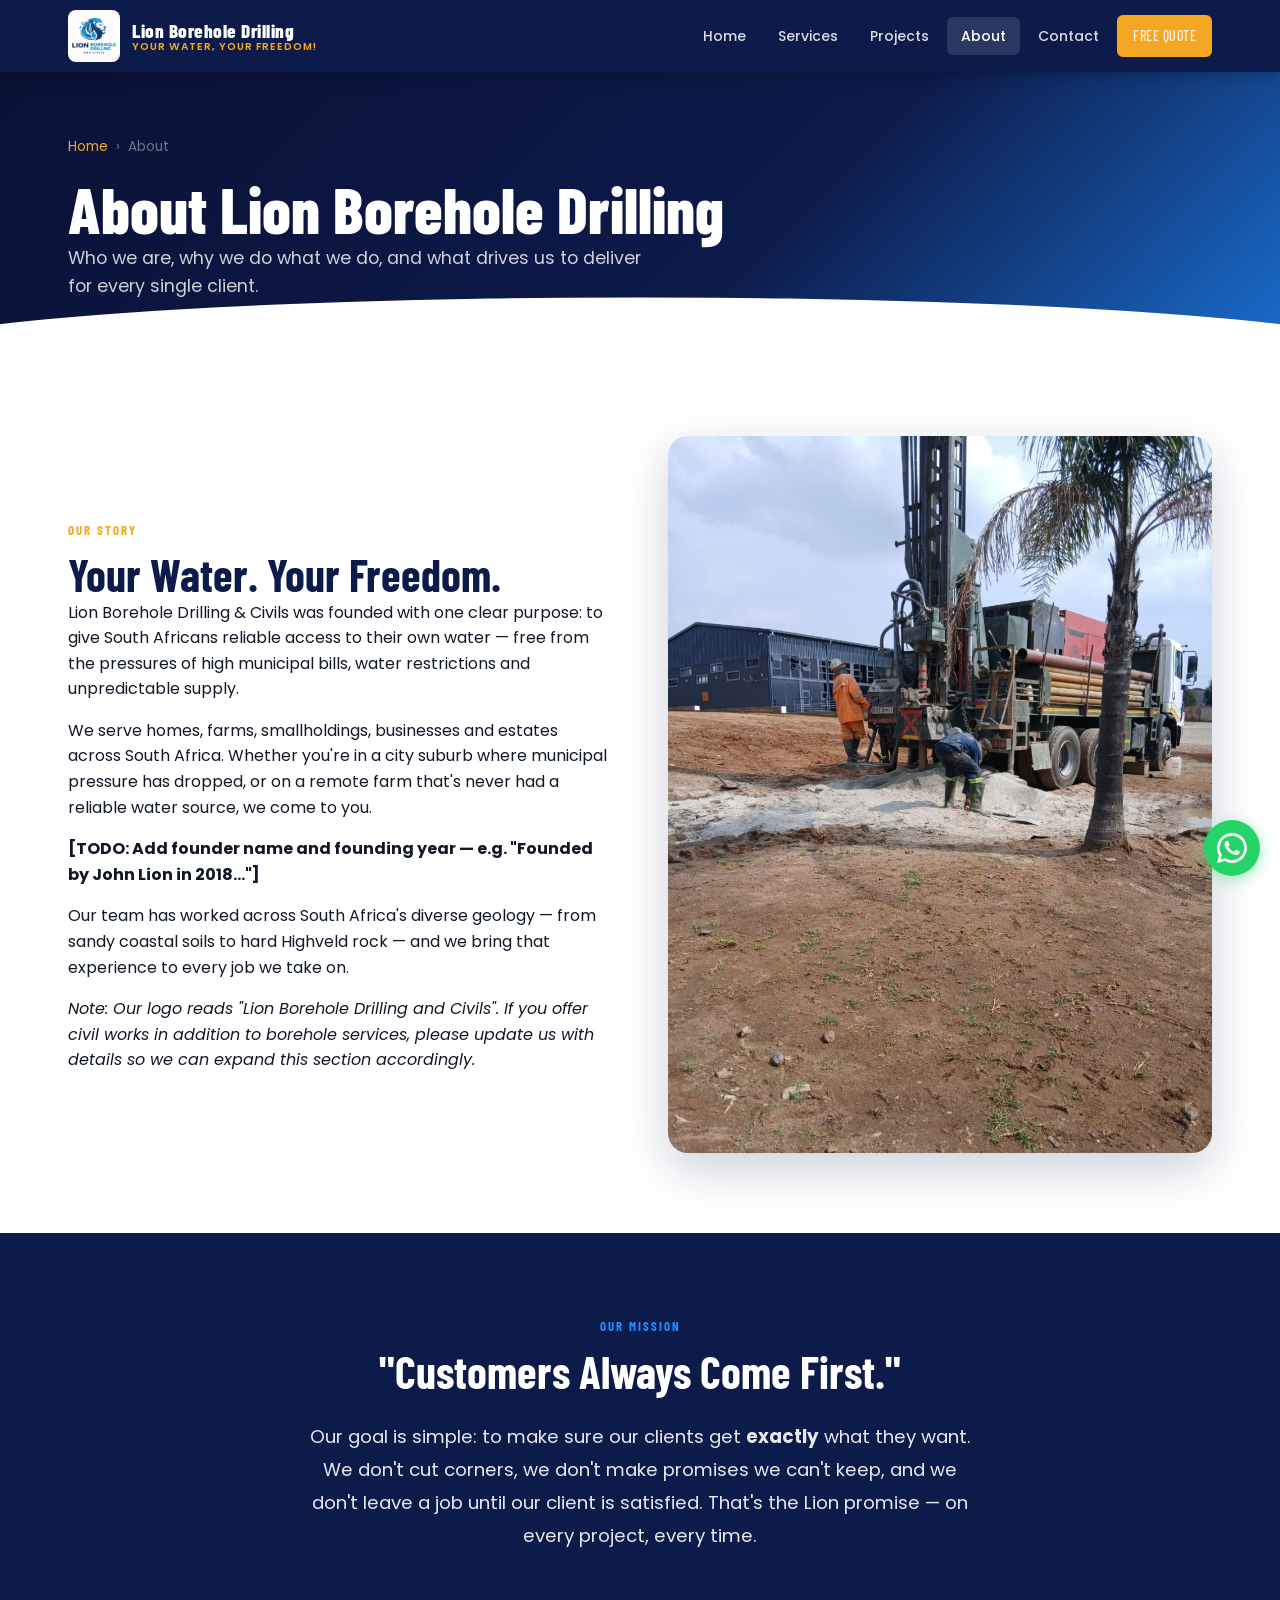
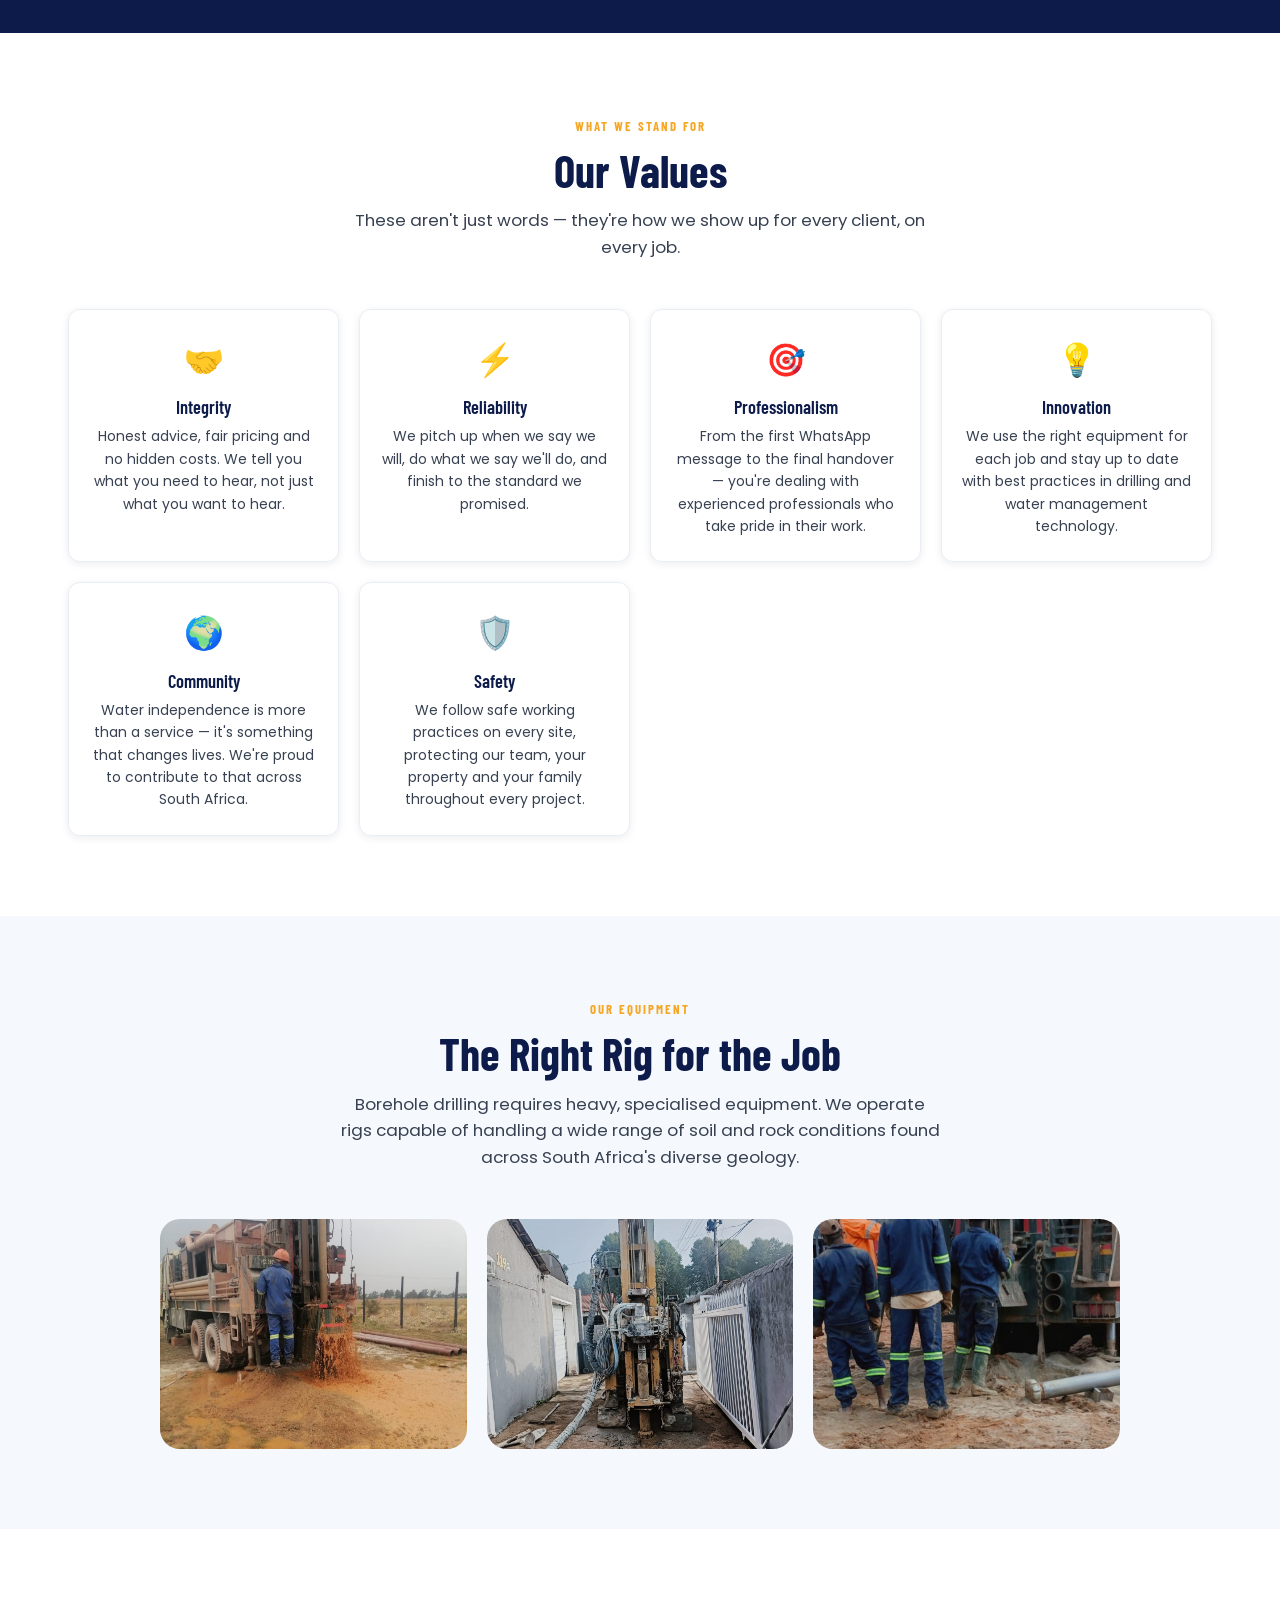
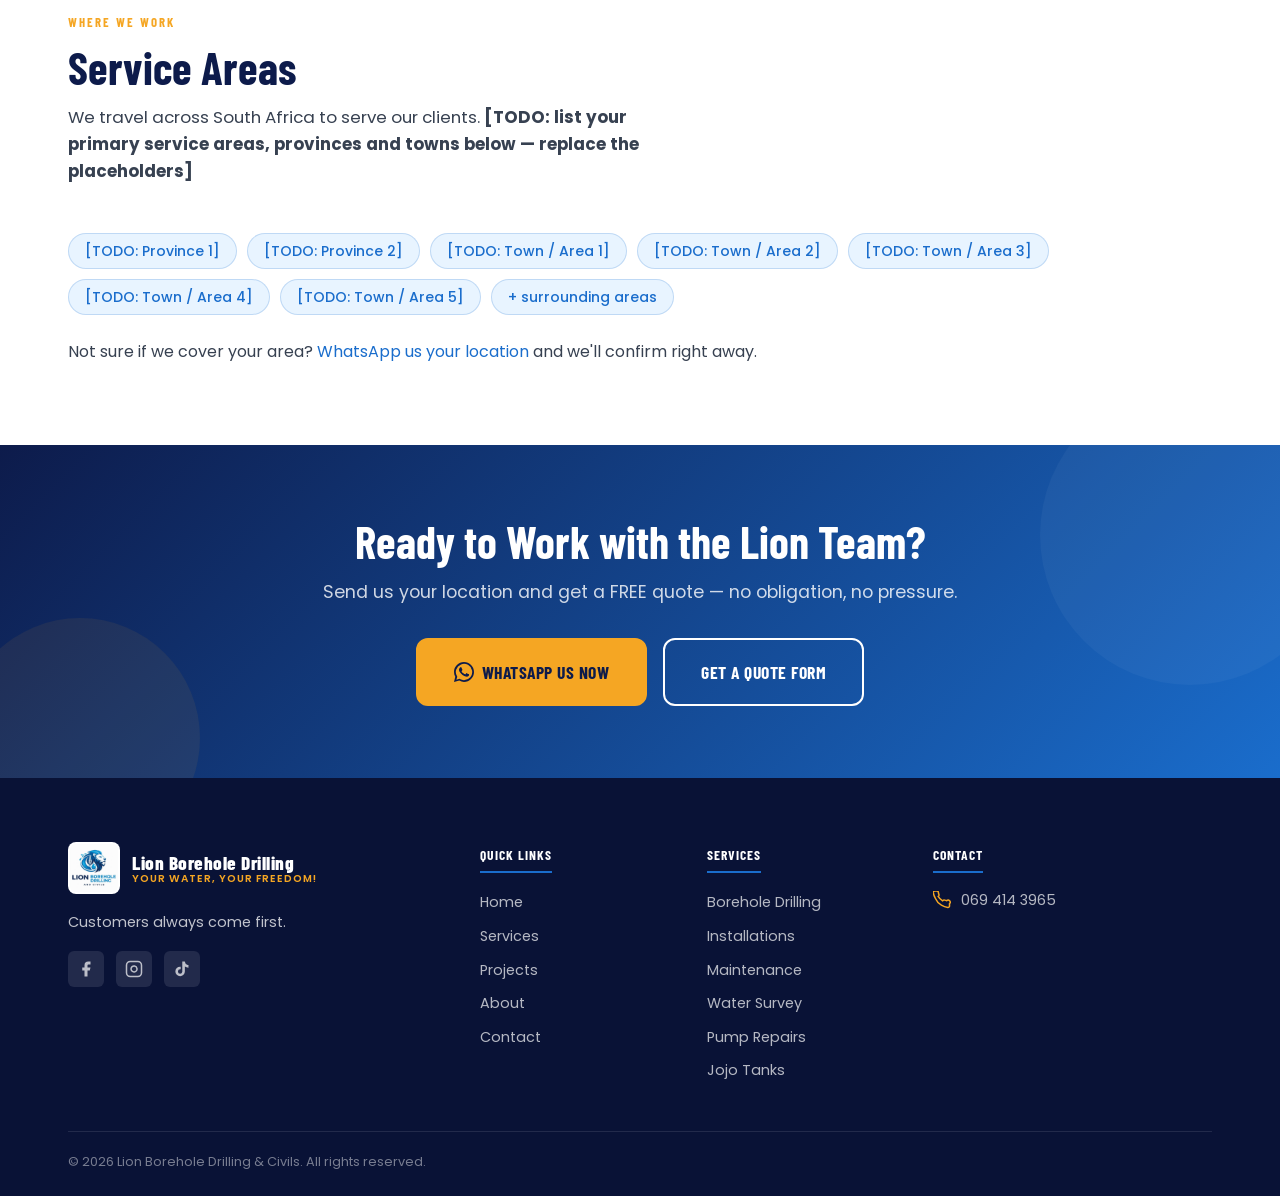
<file: about.html>
<!DOCTYPE html>
<html lang="en-ZA">
<head>
  <meta charset="UTF-8">
  <meta name="viewport" content="width=device-width, initial-scale=1.0">
  <title>About Lion Borehole Drilling & Civils | South Africa</title>
  <meta name="description" content="Learn about Lion Borehole Drilling & Civils — our story, mission, values and service areas across South Africa. Customers always come first.">
  <meta property="og:title" content="About Us | Lion Borehole Drilling South Africa">
  <meta property="og:description" content="Our story, mission and values. Professional borehole drilling across South Africa.">
  <meta property="og:image" content="assets/logo/logo.jpg">
  <link rel="icon" href="assets/logo/logo.jpg" type="image/jpeg">
  <link rel="preconnect" href="https://fonts.googleapis.com">
  <link rel="preconnect" href="https://fonts.gstatic.com" crossorigin>
  <link href="https://fonts.googleapis.com/css2?family=Barlow+Condensed:wght@600;700;800&family=Poppins:wght@400;500;600&display=swap" rel="stylesheet">
  <link rel="stylesheet" href="css/styles.css">
</head>
<body>

<header id="site-header" role="banner">
  <div class="container header-inner">
    <a href="index.html" class="site-logo" aria-label="Lion Borehole Drilling — Home">
      <img src="assets/logo/logo.jpg" alt="Lion Borehole Drilling logo" width="52" height="52">
      <span class="logo-text"><span class="logo-name">Lion Borehole Drilling</span><span class="logo-sub">Your Water, Your Freedom!</span></span>
    </a>
    <button class="nav-toggle" id="nav-toggle" aria-label="Open menu" aria-expanded="false" aria-controls="main-nav"><span></span><span></span><span></span></button>
    <nav id="main-nav" aria-label="Main navigation">
      <a href="index.html">Home</a>
      <a href="services.html">Services</a>
      <a href="projects.html">Projects</a>
      <a href="about.html">About</a>
      <a href="contact.html">Contact</a>
      <div class="mobile-nav-cta"><a href="#" data-wa="Hi Lion Borehole Drilling! I would like to get a FREE quote." class="btn btn-gold btn-sm">Free Quote</a></div>
    </nav>
  </div>
</header>

<main id="main-content">

  <section class="page-hero" aria-labelledby="about-h1">
    <div class="container">
      <nav class="breadcrumb" aria-label="Breadcrumb">
        <a href="index.html">Home</a><span aria-hidden="true">›</span><span aria-current="page">About</span>
      </nav>
      <h1 id="about-h1">About Lion Borehole Drilling</h1>
      <p>Who we are, why we do what we do, and what drives us to deliver for every single client.</p>
    </div>
  </section>

  <!-- ===== OUR STORY ===== -->
  <section class="section-pad">
    <div class="container">
      <div class="about-intro-grid">
        <div data-reveal>
          <span class="section-label">Our Story</span>
          <h2>Your Water. Your Freedom.</h2>
          <!-- TODO: Fill in founder name, founding year and service area -->
          <p>Lion Borehole Drilling & Civils was founded with one clear purpose: to give South Africans reliable access to their own water — free from the pressures of high municipal bills, water restrictions and unpredictable supply.</p>
          <p>We serve homes, farms, smallholdings, businesses and estates across South Africa. Whether you're in a city suburb where municipal pressure has dropped, or on a remote farm that's never had a reliable water source, we come to you.</p>
          <!-- TODO: Add founder's personal story and founding year e.g.: "Founded by [NAME] in [YEAR], we started with one rig and a commitment to..." -->
          <p><strong>[TODO: Add founder name and founding year — e.g. "Founded by John Lion in 2018…"]</strong></p>
          <p>Our team has worked across South Africa's diverse geology — from sandy coastal soils to hard Highveld rock — and we bring that experience to every job we take on.</p>
          <!-- TODO: Confirm whether "Lion Borehole Drilling and Civils" reflects your full legal trading name and what civils work you offer, to expand this section -->
          <p><em><!-- TODO --> Note: Our logo reads "Lion Borehole Drilling and Civils". If you offer civil works in addition to borehole services, please update us with details so we can expand this section accordingly.</em></p>
        </div>
        <div class="about-img" data-reveal data-reveal-delay="2">
          <img src="assets/media/images/drilling-commercial-3.jpg" alt="Lion Borehole Drilling team operating a drilling rig on a commercial site" loading="lazy" width="600" height="700">
        </div>
      </div>
    </div>
  </section>

  <!-- ===== MISSION ===== -->
  <section class="section-pad bg-navy" aria-labelledby="mission-heading">
    <div class="container text-center" style="max-width:760px;">
      <div data-reveal>
        <span class="section-label section-label--blue">Our Mission</span>
        <h2 id="mission-heading" class="text-white" style="margin-bottom:24px;">"Customers Always Come First."</h2>
        <p class="text-white" style="font-size:1.15rem; opacity:0.9; line-height:1.8;">
          Our goal is simple: to make sure our clients get <strong>exactly</strong> what they want. We don't cut corners, we don't make promises we can't keep, and we don't leave a job until our client is satisfied. That's the Lion promise — on every project, every time.
        </p>
      </div>
    </div>
  </section>

  <!-- ===== VALUES ===== -->
  <section class="section-pad" aria-labelledby="values-heading">
    <div class="container">
      <div class="section-head text-center" data-reveal>
        <span class="section-label">What We Stand For</span>
        <h2 id="values-heading">Our Values</h2>
        <p>These aren't just words — they're how we show up for every client, on every job.</p>
      </div>
      <div class="values-grid">
        <div class="value-card" data-reveal data-reveal-delay="1">
          <div class="value-icon">🤝</div>
          <h4>Integrity</h4>
          <p>Honest advice, fair pricing and no hidden costs. We tell you what you need to hear, not just what you want to hear.</p>
        </div>
        <div class="value-card" data-reveal data-reveal-delay="2">
          <div class="value-icon">⚡</div>
          <h4>Reliability</h4>
          <p>We pitch up when we say we will, do what we say we'll do, and finish to the standard we promised.</p>
        </div>
        <div class="value-card" data-reveal data-reveal-delay="3">
          <div class="value-icon">🎯</div>
          <h4>Professionalism</h4>
          <p>From the first WhatsApp message to the final handover — you're dealing with experienced professionals who take pride in their work.</p>
        </div>
        <div class="value-card" data-reveal data-reveal-delay="4">
          <div class="value-icon">💡</div>
          <h4>Innovation</h4>
          <p>We use the right equipment for each job and stay up to date with best practices in drilling and water management technology.</p>
        </div>
        <div class="value-card" data-reveal data-reveal-delay="1">
          <div class="value-icon">🌍</div>
          <h4>Community</h4>
          <p>Water independence is more than a service — it's something that changes lives. We're proud to contribute to that across South Africa.</p>
        </div>
        <div class="value-card" data-reveal data-reveal-delay="2">
          <div class="value-icon">🛡️</div>
          <h4>Safety</h4>
          <p>We follow safe working practices on every site, protecting our team, your property and your family throughout every project.</p>
        </div>
      </div>
    </div>
  </section>

  <!-- ===== EQUIPMENT / RIGS ===== -->
  <section class="section-pad bg-off-white" aria-labelledby="equip-heading">
    <div class="container">
      <div class="section-head text-center" data-reveal>
        <span class="section-label">Our Equipment</span>
        <h2 id="equip-heading">The Right Rig for the Job</h2>
        <p>Borehole drilling requires heavy, specialised equipment. We operate rigs capable of handling a wide range of soil and rock conditions found across South Africa's diverse geology.</p>
      </div>
      <div class="projects-grid" style="max-width:960px; margin-inline:auto;">
        <div class="project-thumb" data-reveal data-reveal-delay="1">
          <img src="assets/media/images/drilling-farm-1.jpg" alt="Borehole drilling rig operating on a farm" loading="lazy" width="600" height="450">
          <div class="project-thumb-overlay"><span>Rotary drilling rig</span></div>
        </div>
        <div class="project-thumb" data-reveal data-reveal-delay="2">
          <img src="assets/media/images/drilling-residential-1.jpg" alt="Compact borehole drilling rig in a residential property" loading="lazy" width="600" height="450">
          <div class="project-thumb-overlay"><span>Compact rig for tight spaces</span></div>
        </div>
        <div class="project-thumb" data-reveal data-reveal-delay="3">
          <img src="assets/media/images/drilling-commercial-2.jpg" alt="Large drilling rig on a commercial site" loading="lazy" width="600" height="450">
          <div class="project-thumb-overlay"><span>Commercial drilling rig</span></div>
        </div>
      </div>
    </div>
  </section>

  <!-- ===== SERVICE AREAS ===== -->
  <section class="section-pad" aria-labelledby="areas-heading">
    <div class="container">
      <div class="section-head" data-reveal>
        <span class="section-label">Where We Work</span>
        <h2 id="areas-heading">Service Areas</h2>
        <!-- TODO: Replace the placeholder tags below with the actual towns, areas and provinces you serve -->
        <p>We travel across South Africa to serve our clients. <strong>[TODO: list your primary service areas, provinces and towns below — replace the placeholders]</strong></p>
      </div>
      <div class="areas-list" data-reveal>
        <!-- TODO: Replace/expand these with your real service areas -->
        <span class="area-tag">[TODO: Province 1]</span>
        <span class="area-tag">[TODO: Province 2]</span>
        <span class="area-tag">[TODO: Town / Area 1]</span>
        <span class="area-tag">[TODO: Town / Area 2]</span>
        <span class="area-tag">[TODO: Town / Area 3]</span>
        <span class="area-tag">[TODO: Town / Area 4]</span>
        <span class="area-tag">[TODO: Town / Area 5]</span>
        <span class="area-tag">+ surrounding areas</span>
      </div>
      <p style="margin-top:24px; color: var(--text-mid);">
        Not sure if we cover your area? <a href="#" data-wa="Hi! I'd like to know if you service my area: [YOUR AREA]. Do you cover it?">WhatsApp us your location</a> and we'll confirm right away.
      </p>
    </div>
  </section>

  <!-- CTA -->
  <section class="cta-banner" aria-labelledby="about-cta-heading">
    <div class="container" style="position:relative;z-index:1;">
      <h2 id="about-cta-heading">Ready to Work with the Lion Team?</h2>
      <p>Send us your location and get a FREE quote — no obligation, no pressure.</p>
      <div class="cta-actions">
        <a href="#" data-wa="Hi Lion Borehole Drilling! I read about you and would like a FREE quote." class="btn btn-gold btn-lg">
          <svg viewBox="0 0 24 24" fill="currentColor" aria-hidden="true"><path d="M17.472 14.382c-.297-.149-1.758-.867-2.03-.967-.273-.099-.471-.148-.67.15-.197.297-.767.966-.94 1.164-.173.199-.347.223-.644.075-.297-.15-1.255-.463-2.39-1.475-.883-.788-1.48-1.761-1.653-2.059-.173-.297-.018-.458.13-.606.134-.133.298-.347.446-.52.149-.174.198-.298.298-.497.099-.198.05-.371-.025-.52-.075-.149-.669-1.612-.916-2.207-.242-.579-.487-.5-.669-.51-.173-.008-.371-.01-.57-.01-.198 0-.52.074-.792.372-.272.297-1.04 1.016-1.04 2.479 0 1.462 1.065 2.875 1.213 3.074.149.198 2.096 3.2 5.077 4.487.709.306 1.262.489 1.694.625.712.227 1.36.195 1.871.118.571-.085 1.758-.719 2.006-1.413.248-.694.248-1.289.173-1.413-.074-.124-.272-.198-.57-.347z"/><path d="M12 0C5.373 0 0 5.373 0 12c0 2.127.558 4.117 1.532 5.845L0 24l6.335-1.652A11.953 11.953 0 0012 24c6.627 0 12-5.373 12-12S18.627 0 12 0zm0 21.818a9.818 9.818 0 01-5.001-1.372l-.359-.214-3.731.973.998-3.638-.234-.374A9.818 9.818 0 1112 21.818z"/></svg>
          WhatsApp Us Now
        </a>
        <a href="contact.html" class="btn btn-outline-white btn-lg">Get a Quote Form</a>
      </div>
    </div>
  </section>

</main>

<footer id="site-footer" role="contentinfo">
  <div class="container">
    <div class="footer-grid">
      <div class="footer-brand"><a href="index.html" class="site-logo"><img src="assets/logo/logo.jpg" alt="Lion Borehole Drilling logo" width="48" height="48"><span class="logo-text"><span class="logo-name">Lion Borehole Drilling</span><span class="logo-sub" style="color:var(--gold)">Your Water, Your Freedom!</span></span></a><p>Customers always come first.</p><div class="social-links"><a href="#" data-social="facebook" aria-label="Facebook"><svg viewBox="0 0 24 24" fill="currentColor"><path d="M18 2h-3a5 5 0 00-5 5v3H7v4h3v8h4v-8h3l1-4h-4V7a1 1 0 011-1h3z"/></svg></a><a href="#" data-social="instagram" aria-label="Instagram"><svg viewBox="0 0 24 24" fill="none" stroke="currentColor" stroke-width="2"><rect x="2" y="2" width="20" height="20" rx="5"/><path d="M16 11.37A4 4 0 1112.63 8 4 4 0 0116 11.37z"/><line x1="17.5" y1="6.5" x2="17.51" y2="6.5"/></svg></a><a href="#" data-social="tiktok" aria-label="TikTok"><svg viewBox="0 0 24 24" fill="currentColor"><path d="M19.59 6.69a4.83 4.83 0 01-3.77-4.25V2h-3.45v13.67a2.89 2.89 0 01-2.88 2.5 2.89 2.89 0 01-2.89-2.89 2.89 2.89 0 012.89-2.89c.28 0 .54.04.79.1V9.01a6.33 6.33 0 00-.79-.05 6.34 6.34 0 00-6.34 6.34 6.34 6.34 0 006.34 6.34 6.34 6.34 0 006.33-6.34V8.75a8.19 8.19 0 004.79 1.52V6.79a4.85 4.85 0 01-1.02-.1z"/></svg></a></div></div>
      <div class="footer-col"><h4>Quick Links</h4><ul><li><a href="index.html">Home</a></li><li><a href="services.html">Services</a></li><li><a href="projects.html">Projects</a></li><li><a href="about.html">About</a></li><li><a href="contact.html">Contact</a></li></ul></div>
      <div class="footer-col"><h4>Services</h4><ul><li><a href="services.html#drilling">Borehole Drilling</a></li><li><a href="services.html#installations">Installations</a></li><li><a href="services.html#maintenance">Maintenance</a></li><li><a href="services.html#survey">Water Survey</a></li><li><a href="services.html#pump-repairs">Pump Repairs</a></li><li><a href="services.html#jojo">Jojo Tanks</a></li></ul></div>
      <div class="footer-col"><h4>Contact</h4><div class="footer-contact-item"><svg viewBox="0 0 24 24" fill="none" stroke="currentColor" stroke-width="2" aria-hidden="true"><path d="M22 16.92v3a2 2 0 01-2.18 2 19.79 19.79 0 01-8.63-3.07A19.5 19.5 0 013.07 9.63 19.79 19.79 0 01.4 2.18 2 2 0 012.18 0h3a2 2 0 012 1.72c.127.96.361 1.903.7 2.81a2 2 0 01-.45 2.11L6.91 7.09a16 16 0 006 6l.46-.46a2 2 0 012.11-.45c.907.339 1.85.573 2.81.7A2 2 0 0122 16.92z"/></svg><a href="#" data-tel></a></div></div>
    </div>
    <div class="footer-bottom"><p>&copy; <span data-year></span> Lion Borehole Drilling & Civils. All rights reserved.</p></div>
  </div>
</footer>

<a href="#" data-wa="Hi Lion Borehole Drilling! I would like to get a FREE quote." class="fab-whatsapp" aria-label="Chat on WhatsApp">
  <svg viewBox="0 0 24 24" fill="currentColor" aria-hidden="true"><path d="M17.472 14.382c-.297-.149-1.758-.867-2.03-.967-.273-.099-.471-.148-.67.15-.197.297-.767.966-.94 1.164-.173.199-.347.223-.644.075-.297-.15-1.255-.463-2.39-1.475-.883-.788-1.48-1.761-1.653-2.059-.173-.297-.018-.458.13-.606.134-.133.298-.347.446-.52.149-.174.198-.298.298-.497.099-.198.05-.371-.025-.52-.075-.149-.669-1.612-.916-2.207-.242-.579-.487-.5-.669-.51-.173-.008-.371-.01-.57-.01-.198 0-.52.074-.792.372-.272.297-1.04 1.016-1.04 2.479 0 1.462 1.065 2.875 1.213 3.074.149.198 2.096 3.2 5.077 4.487.709.306 1.262.489 1.694.625.712.227 1.36.195 1.871.118.571-.085 1.758-.719 2.006-1.413.248-.694.248-1.289.173-1.413-.074-.124-.272-.198-.57-.347z"/><path d="M12 0C5.373 0 0 5.373 0 12c0 2.127.558 4.117 1.532 5.845L0 24l6.335-1.652A11.953 11.953 0 0012 24c6.627 0 12-5.373 12-12S18.627 0 12 0zm0 21.818a9.818 9.818 0 01-5.001-1.372l-.359-.214-3.731.973.998-3.638-.234-.374A9.818 9.818 0 1112 21.818z"/></svg>
</a>
<div class="mobile-bottom-bar" role="navigation" aria-label="Quick contact">
  <a href="#" data-tel class="bar-call"><svg viewBox="0 0 24 24" fill="none" stroke="currentColor" stroke-width="2" aria-hidden="true"><path d="M22 16.92v3a2 2 0 01-2.18 2 19.79 19.79 0 01-8.63-3.07A19.5 19.5 0 013.07 9.63 19.79 19.79 0 01.4 2.18 2 2 0 012.18 0h3a2 2 0 012 1.72c.127.96.361 1.903.7 2.81a2 2 0 01-.45 2.11L6.91 7.09a16 16 0 006 6l.46-.46a2 2 0 012.11-.45c.907.339 1.85.573 2.81.7A2 2 0 0122 16.92z"/></svg>Call Now</a>
  <a href="#" data-wa="Hi Lion Borehole Drilling! I would like a FREE quote." class="bar-wa"><svg viewBox="0 0 24 24" fill="currentColor" aria-hidden="true"><path d="M17.472 14.382c-.297-.149-1.758-.867-2.03-.967-.273-.099-.471-.148-.67.15-.197.297-.767.966-.94 1.164-.173.199-.347.223-.644.075-.297-.15-1.255-.463-2.39-1.475-.883-.788-1.48-1.761-1.653-2.059-.173-.297-.018-.458.13-.606.134-.133.298-.347.446-.52.149-.174.198-.298.298-.497.099-.198.05-.371-.025-.52-.075-.149-.669-1.612-.916-2.207-.242-.579-.487-.5-.669-.51-.173-.008-.371-.01-.57-.01-.198 0-.52.074-.792.372-.272.297-1.04 1.016-1.04 2.479 0 1.462 1.065 2.875 1.213 3.074.149.198 2.096 3.2 5.077 4.487.709.306 1.262.489 1.694.625.712.227 1.36.195 1.871.118.571-.085 1.758-.719 2.006-1.413.248-.694.248-1.289.173-1.413-.074-.124-.272-.198-.57-.347z"/><path d="M12 0C5.373 0 0 5.373 0 12c0 2.127.558 4.117 1.532 5.845L0 24l6.335-1.652A11.953 11.953 0 0012 24c6.627 0 12-5.373 12-12S18.627 0 12 0zm0 21.818a9.818 9.818 0 01-5.001-1.372l-.359-.214-3.731.973.998-3.638-.234-.374A9.818 9.818 0 1112 21.818z"/></svg>WhatsApp</a>
</div>

<script src="js/main.js"></script>
</body>
</html>
</file>
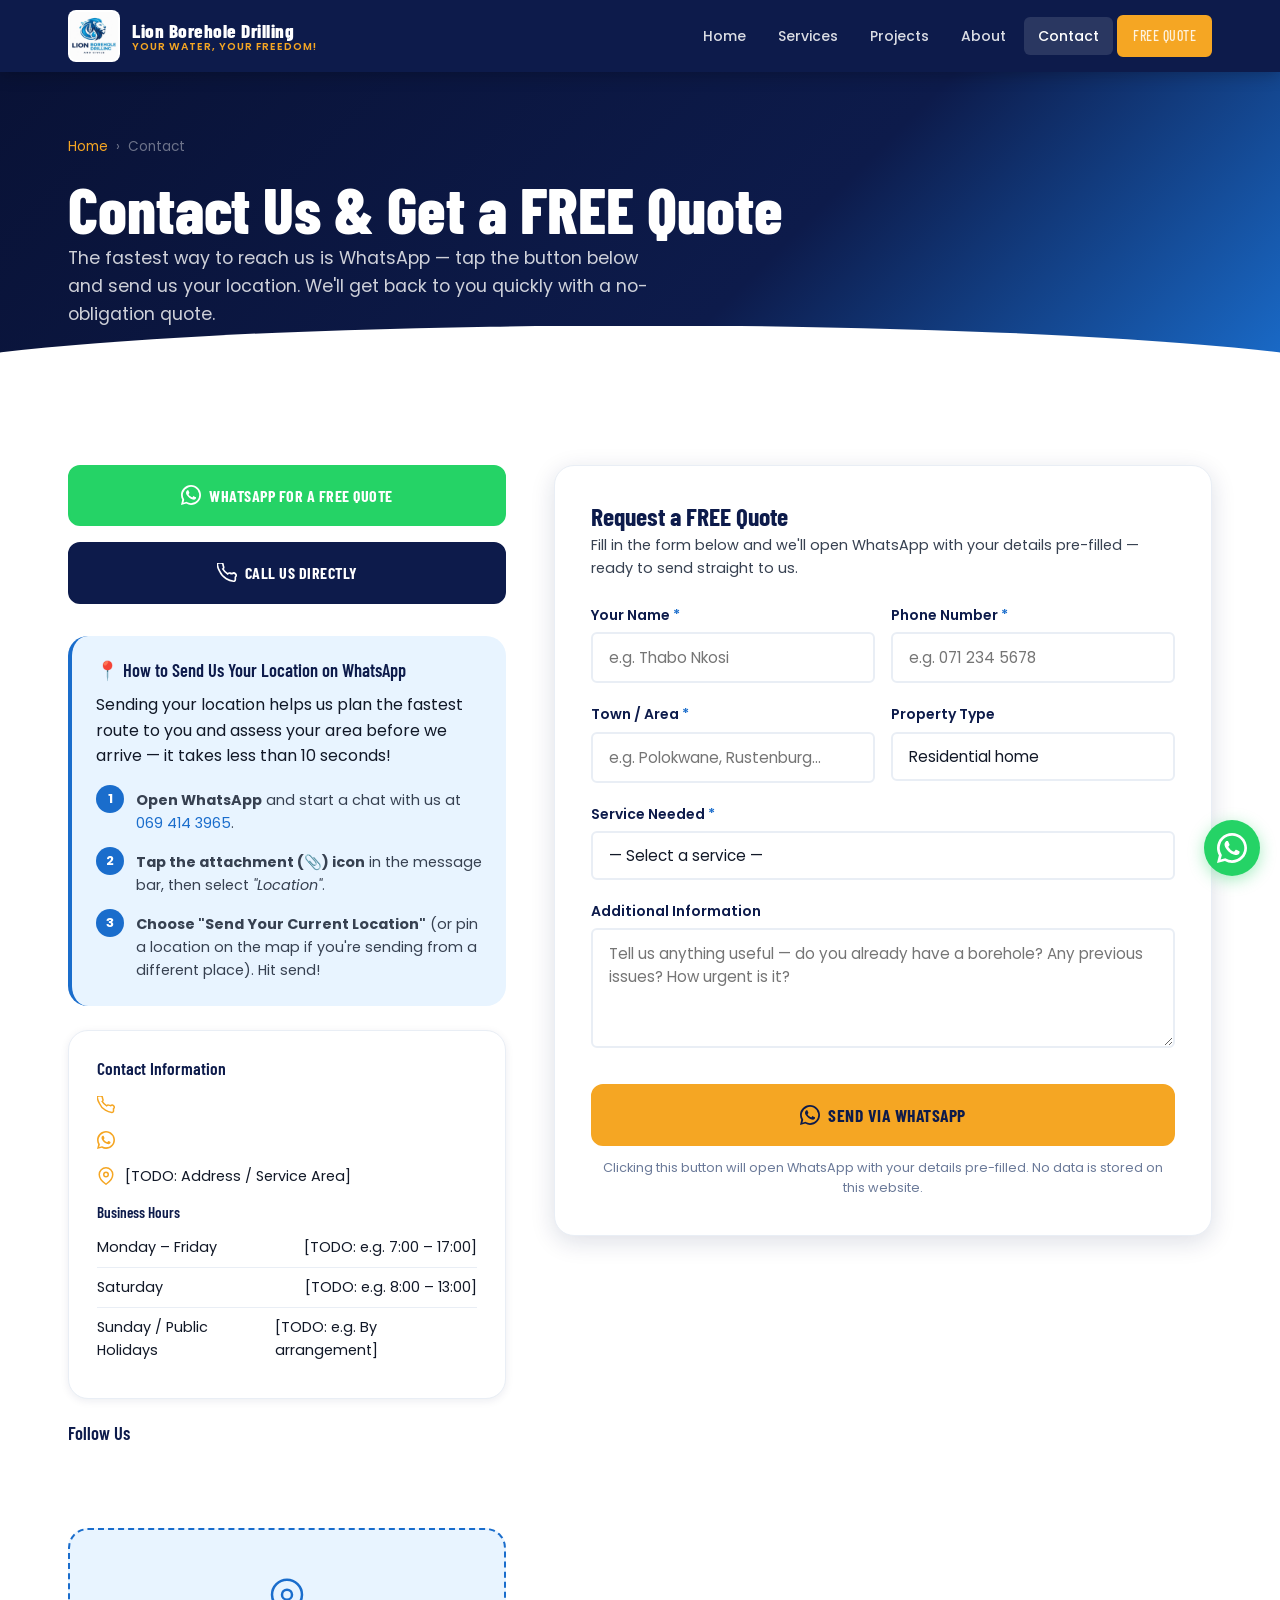
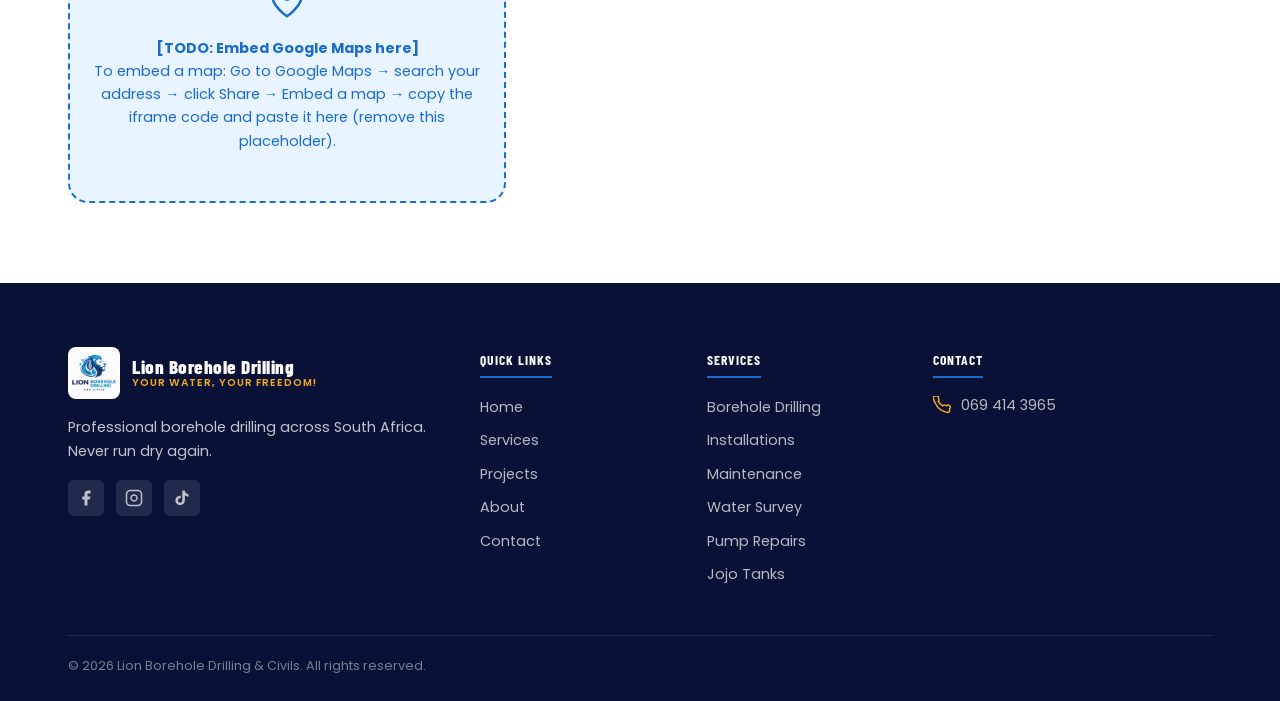
<file: contact.html>
<!DOCTYPE html>
<html lang="en-ZA">
<head>
  <meta charset="UTF-8">
  <meta name="viewport" content="width=device-width, initial-scale=1.0">
  <title>Contact & Get a FREE Borehole Quote | Lion Borehole Drilling South Africa</title>
  <meta name="description" content="Contact Lion Borehole Drilling for a FREE borehole quote. WhatsApp or call us, fill in our quote form, and send your location — we'll come to you anywhere in South Africa.">
  <meta property="og:title" content="Contact & FREE Quote | Lion Borehole Drilling South Africa">
  <meta property="og:description" content="Get a FREE borehole drilling quote. WhatsApp, call, or fill in our quick form.">
  <meta property="og:image" content="assets/logo/logo.jpg">
  <link rel="icon" href="assets/logo/logo.jpg" type="image/jpeg">
  <link rel="preconnect" href="https://fonts.googleapis.com">
  <link rel="preconnect" href="https://fonts.gstatic.com" crossorigin>
  <link href="https://fonts.googleapis.com/css2?family=Barlow+Condensed:wght@600;700;800&family=Poppins:wght@400;500;600&display=swap" rel="stylesheet">
  <link rel="stylesheet" href="css/styles.css">
  <style>
    .contact-hours { font-size: 0.9rem; color: var(--text-mid); }
    .map-placeholder {
      background: var(--blue-light);
      border: 2px dashed var(--blue);
      border-radius: var(--radius-lg);
      padding: 48px 24px;
      text-align: center;
      color: var(--blue);
    }
    .map-placeholder svg { width: 40px; height: 40px; margin: 0 auto 12px; }
    .map-placeholder p { margin: 0; font-size: 0.9rem; }
    .contact-info-card {
      background: var(--white);
      border: 1px solid var(--gray-light);
      border-radius: var(--radius-lg);
      padding: 28px;
      box-shadow: var(--shadow-sm);
      margin-bottom: 24px;
    }
    .contact-info-card h3 { margin-bottom: 16px; font-size: 1.1rem; }
    .hours-row {
      display: flex; justify-content: space-between; gap: 8px;
      padding-block: 8px;
      border-bottom: 1px solid var(--gray-light);
      font-size: 0.9rem;
    }
    .hours-row:last-child { border-bottom: none; }
  </style>
</head>
<body>

<header id="site-header" role="banner">
  <div class="container header-inner">
    <a href="index.html" class="site-logo" aria-label="Lion Borehole Drilling — Home">
      <img src="assets/logo/logo.jpg" alt="Lion Borehole Drilling logo" width="52" height="52">
      <span class="logo-text"><span class="logo-name">Lion Borehole Drilling</span><span class="logo-sub">Your Water, Your Freedom!</span></span>
    </a>
    <button class="nav-toggle" id="nav-toggle" aria-label="Open menu" aria-expanded="false" aria-controls="main-nav"><span></span><span></span><span></span></button>
    <nav id="main-nav" aria-label="Main navigation">
      <a href="index.html">Home</a>
      <a href="services.html">Services</a>
      <a href="projects.html">Projects</a>
      <a href="about.html">About</a>
      <a href="contact.html">Contact</a>
      <div class="mobile-nav-cta"><a href="#" data-wa="Hi Lion Borehole Drilling! I would like to get a FREE quote." class="btn btn-gold btn-sm">Free Quote</a></div>
    </nav>
  </div>
</header>

<main id="main-content">

  <section class="page-hero" aria-labelledby="contact-h1">
    <div class="container">
      <nav class="breadcrumb" aria-label="Breadcrumb">
        <a href="index.html">Home</a><span aria-hidden="true">›</span><span aria-current="page">Contact</span>
      </nav>
      <h1 id="contact-h1">Contact Us & Get a FREE Quote</h1>
      <p>The fastest way to reach us is WhatsApp — tap the button below and send us your location. We'll get back to you quickly with a no-obligation quote.</p>
    </div>
  </section>

  <section class="section-pad">
    <div class="container">
      <div class="contact-grid">

        <!-- Left column: direct contact + location guide -->
        <div>
          <!-- Big contact CTAs -->
          <div class="contact-ctas" data-reveal>
            <a href="#" data-wa="Hi Lion Borehole Drilling! I would like to get a FREE borehole quote. Here is my location: [PLEASE SHARE YOUR LOCATION PIN]" class="btn btn-whatsapp btn-lg">
              <svg viewBox="0 0 24 24" fill="currentColor" aria-hidden="true"><path d="M17.472 14.382c-.297-.149-1.758-.867-2.03-.967-.273-.099-.471-.148-.67.15-.197.297-.767.966-.94 1.164-.173.199-.347.223-.644.075-.297-.15-1.255-.463-2.39-1.475-.883-.788-1.48-1.761-1.653-2.059-.173-.297-.018-.458.13-.606.134-.133.298-.347.446-.52.149-.174.198-.298.298-.497.099-.198.05-.371-.025-.52-.075-.149-.669-1.612-.916-2.207-.242-.579-.487-.5-.669-.51-.173-.008-.371-.01-.57-.01-.198 0-.52.074-.792.372-.272.297-1.04 1.016-1.04 2.479 0 1.462 1.065 2.875 1.213 3.074.149.198 2.096 3.2 5.077 4.487.709.306 1.262.489 1.694.625.712.227 1.36.195 1.871.118.571-.085 1.758-.719 2.006-1.413.248-.694.248-1.289.173-1.413-.074-.124-.272-.198-.57-.347z"/><path d="M12 0C5.373 0 0 5.373 0 12c0 2.127.558 4.117 1.532 5.845L0 24l6.335-1.652A11.953 11.953 0 0012 24c6.627 0 12-5.373 12-12S18.627 0 12 0zm0 21.818a9.818 9.818 0 01-5.001-1.372l-.359-.214-3.731.973.998-3.638-.234-.374A9.818 9.818 0 1112 21.818z"/></svg>
              WhatsApp for a FREE Quote
            </a>
            <a href="#" data-tel class="btn btn-navy btn-lg">
              <svg viewBox="0 0 24 24" fill="none" stroke="currentColor" stroke-width="2" aria-hidden="true"><path d="M22 16.92v3a2 2 0 01-2.18 2 19.79 19.79 0 01-8.63-3.07A19.5 19.5 0 013.07 9.63 19.79 19.79 0 01.4 2.18 2 2 0 012.18 0h3a2 2 0 012 1.72c.127.96.361 1.903.7 2.81a2 2 0 01-.45 2.11L6.91 7.09a16 16 0 006 6l.46-.46a2 2 0 012.11-.45c.907.339 1.85.573 2.81.7A2 2 0 0122 16.92z"/></svg>
              Call Us Directly
            </a>
          </div>

          <!-- How to share your location -->
          <div class="location-guide" data-reveal>
            <h4>📍 How to Send Us Your Location on WhatsApp</h4>
            <p>Sending your location helps us plan the fastest route to you and assess your area before we arrive — it takes less than 10 seconds!</p>
            <div class="location-steps">
              <div class="location-step">
                <div class="location-step-num">1</div>
                <p><strong>Open WhatsApp</strong> and start a chat with us at <a href="#" data-wa="">069 414 3965</a>.</p>
              </div>
              <div class="location-step">
                <div class="location-step-num">2</div>
                <p><strong>Tap the attachment (📎) icon</strong> in the message bar, then select <em>"Location"</em>.</p>
              </div>
              <div class="location-step">
                <div class="location-step-num">3</div>
                <p><strong>Choose "Send Your Current Location"</strong> (or pin a location on the map if you're sending from a different place). Hit send!</p>
              </div>
            </div>
          </div>

          <!-- Contact info card -->
          <div class="contact-info-card" data-reveal style="margin-top:24px;">
            <h3>Contact Information</h3>
            <div class="footer-contact-item">
              <svg viewBox="0 0 24 24" fill="none" stroke="currentColor" stroke-width="2" aria-hidden="true" width="18" height="18"><path d="M22 16.92v3a2 2 0 01-2.18 2 19.79 19.79 0 01-8.63-3.07A19.5 19.5 0 013.07 9.63 19.79 19.79 0 01.4 2.18 2 2 0 012.18 0h3a2 2 0 012 1.72c.127.96.361 1.903.7 2.81a2 2 0 01-.45 2.11L6.91 7.09a16 16 0 006 6l.46-.46a2 2 0 012.11-.45c.907.339 1.85.573 2.81.7A2 2 0 0122 16.92z"/></svg>
              <span><a href="#" data-tel></a></span>
            </div>
            <div class="footer-contact-item">
              <svg viewBox="0 0 24 24" fill="currentColor" aria-hidden="true" width="18" height="18"><path d="M17.472 14.382c-.297-.149-1.758-.867-2.03-.967-.273-.099-.471-.148-.67.15-.197.297-.767.966-.94 1.164-.173.199-.347.223-.644.075-.297-.15-1.255-.463-2.39-1.475-.883-.788-1.48-1.761-1.653-2.059-.173-.297-.018-.458.13-.606.134-.133.298-.347.446-.52.149-.174.198-.298.298-.497.099-.198.05-.371-.025-.52-.075-.149-.669-1.612-.916-2.207-.242-.579-.487-.5-.669-.51-.173-.008-.371-.01-.57-.01-.198 0-.52.074-.792.372-.272.297-1.04 1.016-1.04 2.479 0 1.462 1.065 2.875 1.213 3.074.149.198 2.096 3.2 5.077 4.487.709.306 1.262.489 1.694.625.712.227 1.36.195 1.871.118.571-.085 1.758-.719 2.006-1.413.248-.694.248-1.289.173-1.413-.074-.124-.272-.198-.57-.347z"/><path d="M12 0C5.373 0 0 5.373 0 12c0 2.127.558 4.117 1.532 5.845L0 24l6.335-1.652A11.953 11.953 0 0012 24c6.627 0 12-5.373 12-12S18.627 0 12 0zm0 21.818a9.818 9.818 0 01-5.001-1.372l-.359-.214-3.731.973.998-3.638-.234-.374A9.818 9.818 0 1112 21.818z"/></svg>
              <span><a href="#" data-wa="Hi Lion Borehole Drilling!">WhatsApp Us</a></span>
            </div>
            <div class="footer-contact-item">
              <svg viewBox="0 0 24 24" fill="none" stroke="currentColor" stroke-width="2" aria-hidden="true" width="18" height="18"><path d="M21 10c0 7-9 13-9 13S3 17 3 10a9 9 0 0118 0z"/><circle cx="12" cy="10" r="3"/></svg>
              <span><!-- TODO: Add your physical address or main service location -->[TODO: Address / Service Area]</span>
            </div>
            <h4 style="margin-top:16px; margin-bottom:8px; font-size:0.95rem;">Business Hours</h4>
            <!-- TODO: Replace with your actual business hours -->
            <div class="hours-row"><span>Monday – Friday</span><span>[TODO: e.g. 7:00 – 17:00]</span></div>
            <div class="hours-row"><span>Saturday</span><span>[TODO: e.g. 8:00 – 13:00]</span></div>
            <div class="hours-row"><span>Sunday / Public Holidays</span><span>[TODO: e.g. By arrangement]</span></div>
          </div>

          <!-- Social links -->
          <div data-reveal>
            <h4 style="margin-bottom:12px;">Follow Us</h4>
            <div class="social-links">
              <a href="#" data-social="facebook" aria-label="Facebook (TODO: add link)" style="width:44px;height:44px;">
                <svg viewBox="0 0 24 24" fill="currentColor" aria-hidden="true"><path d="M18 2h-3a5 5 0 00-5 5v3H7v4h3v8h4v-8h3l1-4h-4V7a1 1 0 011-1h3z"/></svg>
              </a>
              <a href="#" data-social="instagram" aria-label="Instagram (TODO: add link)" style="width:44px;height:44px;">
                <svg viewBox="0 0 24 24" fill="none" stroke="currentColor" stroke-width="2" aria-hidden="true"><rect x="2" y="2" width="20" height="20" rx="5"/><path d="M16 11.37A4 4 0 1112.63 8 4 4 0 0116 11.37z"/><line x1="17.5" y1="6.5" x2="17.51" y2="6.5"/></svg>
              </a>
              <a href="#" data-social="tiktok" aria-label="TikTok (TODO: add link)" style="width:44px;height:44px;">
                <svg viewBox="0 0 24 24" fill="currentColor" aria-hidden="true"><path d="M19.59 6.69a4.83 4.83 0 01-3.77-4.25V2h-3.45v13.67a2.89 2.89 0 01-2.88 2.5 2.89 2.89 0 01-2.89-2.89 2.89 2.89 0 012.89-2.89c.28 0 .54.04.79.1V9.01a6.33 6.33 0 00-.79-.05 6.34 6.34 0 00-6.34 6.34 6.34 6.34 0 006.34 6.34 6.34 6.34 0 006.33-6.34V8.75a8.19 8.19 0 004.79 1.52V6.79a4.85 4.85 0 01-1.02-.1z"/></svg>
              </a>
            </div>
            <p style="margin-top:8px; font-size:0.8rem; color:var(--gray);"><!-- TODO: Add real social links in js/main.js --></p>
          </div>

          <!-- Map placeholder -->
          <div class="map-placeholder" style="margin-top:24px;" data-reveal>
            <svg viewBox="0 0 24 24" fill="none" stroke="currentColor" stroke-width="1.5" aria-hidden="true"><path d="M21 10c0 7-9 13-9 13S3 17 3 10a9 9 0 0118 0z"/><circle cx="12" cy="10" r="3"/></svg>
            <!-- TODO: Embed a Google Maps iframe here once you have a business address confirmed -->
            <p><strong>[TODO: Embed Google Maps here]</strong><br>To embed a map: Go to Google Maps → search your address → click Share → Embed a map → copy the iframe code and paste it here (remove this placeholder).</p>
          </div>
        </div>

        <!-- Right column: Quote form -->
        <div data-reveal data-reveal-delay="2">
          <div class="quote-form" role="form" aria-label="Request a quote">
            <h2 style="font-size:1.6rem; margin-bottom:4px;">Request a FREE Quote</h2>
            <p style="color:var(--text-mid); margin-bottom:24px; font-size:0.9rem;">Fill in the form below and we'll open WhatsApp with your details pre-filled — ready to send straight to us.</p>

            <form id="quote-form" novalidate>
              <div class="form-row">
                <div class="form-group">
                  <label for="contact-name">Your Name <span class="req" aria-hidden="true">*</span></label>
                  <input type="text" id="contact-name" name="name" placeholder="e.g. Thabo Nkosi" required autocomplete="name">
                  <span class="error-msg" role="alert">Please enter your name.</span>
                </div>
                <div class="form-group">
                  <label for="contact-phone">Phone Number <span class="req" aria-hidden="true">*</span></label>
                  <input type="tel" id="contact-phone" name="phone" placeholder="e.g. 071 234 5678" required autocomplete="tel">
                  <span class="error-msg" role="alert">Please enter your phone number.</span>
                </div>
              </div>

              <div class="form-row">
                <div class="form-group">
                  <label for="contact-town">Town / Area <span class="req" aria-hidden="true">*</span></label>
                  <input type="text" id="contact-town" name="town" placeholder="e.g. Polokwane, Rustenburg…" required>
                  <span class="error-msg" role="alert">Please enter your town or area.</span>
                </div>
                <div class="form-group">
                  <label for="contact-property">Property Type</label>
                  <select id="contact-property" name="property">
                    <option value="Residential home">Residential home</option>
                    <option value="Smallholding / plot">Smallholding / plot</option>
                    <option value="Farm">Farm</option>
                    <option value="Business / commercial">Business / commercial</option>
                    <option value="Estate / complex">Estate / complex</option>
                    <option value="School / institution">School / institution</option>
                    <option value="Other">Other</option>
                  </select>
                </div>
              </div>

              <div class="form-group">
                <label for="contact-service">Service Needed <span class="req" aria-hidden="true">*</span></label>
                <select id="contact-service" name="service" required>
                  <option value="">— Select a service —</option>
                  <option value="Borehole Drilling">Borehole Drilling</option>
                  <option value="Borehole Installation">Borehole Installation</option>
                  <option value="Borehole Maintenance">Borehole Maintenance</option>
                  <option value="Water Survey">Water Survey</option>
                  <option value="Pump Repair">Pump Repair</option>
                  <option value="Borehole Pump Supply & Installation">Borehole Pump Supply & Installation</option>
                  <option value="Jojo Tank Supply & Installation">Jojo Tank Supply & Installation</option>
                  <option value="Not sure — need advice">Not sure — need advice</option>
                </select>
                <span class="error-msg" role="alert">Please select a service.</span>
              </div>

              <div class="form-group">
                <label for="contact-message">Additional Information</label>
                <textarea id="contact-message" name="message" rows="4" placeholder="Tell us anything useful — do you already have a borehole? Any previous issues? How urgent is it?"></textarea>
              </div>

              <button type="submit" class="btn btn-gold btn-lg form-submit">
                <svg viewBox="0 0 24 24" fill="currentColor" aria-hidden="true"><path d="M17.472 14.382c-.297-.149-1.758-.867-2.03-.967-.273-.099-.471-.148-.67.15-.197.297-.767.966-.94 1.164-.173.199-.347.223-.644.075-.297-.15-1.255-.463-2.39-1.475-.883-.788-1.48-1.761-1.653-2.059-.173-.297-.018-.458.13-.606.134-.133.298-.347.446-.52.149-.174.198-.298.298-.497.099-.198.05-.371-.025-.52-.075-.149-.669-1.612-.916-2.207-.242-.579-.487-.5-.669-.51-.173-.008-.371-.01-.57-.01-.198 0-.52.074-.792.372-.272.297-1.04 1.016-1.04 2.479 0 1.462 1.065 2.875 1.213 3.074.149.198 2.096 3.2 5.077 4.487.709.306 1.262.489 1.694.625.712.227 1.36.195 1.871.118.571-.085 1.758-.719 2.006-1.413.248-.694.248-1.289.173-1.413-.074-.124-.272-.198-.57-.347z"/><path d="M12 0C5.373 0 0 5.373 0 12c0 2.127.558 4.117 1.532 5.845L0 24l6.335-1.652A11.953 11.953 0 0012 24c6.627 0 12-5.373 12-12S18.627 0 12 0zm0 21.818a9.818 9.818 0 01-5.001-1.372l-.359-.214-3.731.973.998-3.638-.234-.374A9.818 9.818 0 1112 21.818z"/></svg>
                Send via WhatsApp
              </button>
              <p style="font-size:0.8rem; color:var(--gray); margin-top:12px; text-align:center;">
                Clicking this button will open WhatsApp with your details pre-filled. No data is stored on this website.
              </p>
            </form>

            <div id="form-success" class="form-success" tabindex="-1" aria-live="polite">
              <svg viewBox="0 0 24 24" fill="none" stroke="currentColor" stroke-width="2" aria-hidden="true"><path d="M22 11.08V12a10 10 0 11-5.93-9.14"/><polyline points="22 4 12 14.01 9 11.01"/></svg>
              <h3>WhatsApp Opened!</h3>
              <p>Your details have been pre-filled in the message. Just review and hit <strong>Send</strong> — we'll get back to you as soon as possible!</p>
              <a href="index.html" class="btn btn-navy" style="margin-top:16px;">Back to Home</a>
            </div>
          </div>
        </div>

      </div>
    </div>
  </section>

</main>

<footer id="site-footer" role="contentinfo">
  <div class="container">
    <div class="footer-grid">
      <div class="footer-brand"><a href="index.html" class="site-logo"><img src="assets/logo/logo.jpg" alt="Lion Borehole Drilling logo" width="48" height="48"><span class="logo-text"><span class="logo-name">Lion Borehole Drilling</span><span class="logo-sub" style="color:var(--gold)">Your Water, Your Freedom!</span></span></a><p>Professional borehole drilling across South Africa. Never run dry again.</p><div class="social-links"><a href="#" data-social="facebook" aria-label="Facebook"><svg viewBox="0 0 24 24" fill="currentColor"><path d="M18 2h-3a5 5 0 00-5 5v3H7v4h3v8h4v-8h3l1-4h-4V7a1 1 0 011-1h3z"/></svg></a><a href="#" data-social="instagram" aria-label="Instagram"><svg viewBox="0 0 24 24" fill="none" stroke="currentColor" stroke-width="2"><rect x="2" y="2" width="20" height="20" rx="5"/><path d="M16 11.37A4 4 0 1112.63 8 4 4 0 0116 11.37z"/><line x1="17.5" y1="6.5" x2="17.51" y2="6.5"/></svg></a><a href="#" data-social="tiktok" aria-label="TikTok"><svg viewBox="0 0 24 24" fill="currentColor"><path d="M19.59 6.69a4.83 4.83 0 01-3.77-4.25V2h-3.45v13.67a2.89 2.89 0 01-2.88 2.5 2.89 2.89 0 01-2.89-2.89 2.89 2.89 0 012.89-2.89c.28 0 .54.04.79.1V9.01a6.33 6.33 0 00-.79-.05 6.34 6.34 0 00-6.34 6.34 6.34 6.34 0 006.34 6.34 6.34 6.34 0 006.33-6.34V8.75a8.19 8.19 0 004.79 1.52V6.79a4.85 4.85 0 01-1.02-.1z"/></svg></a></div></div>
      <div class="footer-col"><h4>Quick Links</h4><ul><li><a href="index.html">Home</a></li><li><a href="services.html">Services</a></li><li><a href="projects.html">Projects</a></li><li><a href="about.html">About</a></li><li><a href="contact.html">Contact</a></li></ul></div>
      <div class="footer-col"><h4>Services</h4><ul><li><a href="services.html#drilling">Borehole Drilling</a></li><li><a href="services.html#installations">Installations</a></li><li><a href="services.html#maintenance">Maintenance</a></li><li><a href="services.html#survey">Water Survey</a></li><li><a href="services.html#pump-repairs">Pump Repairs</a></li><li><a href="services.html#jojo">Jojo Tanks</a></li></ul></div>
      <div class="footer-col"><h4>Contact</h4><div class="footer-contact-item"><svg viewBox="0 0 24 24" fill="none" stroke="currentColor" stroke-width="2" aria-hidden="true"><path d="M22 16.92v3a2 2 0 01-2.18 2 19.79 19.79 0 01-8.63-3.07A19.5 19.5 0 013.07 9.63 19.79 19.79 0 01.4 2.18 2 2 0 012.18 0h3a2 2 0 012 1.72c.127.96.361 1.903.7 2.81a2 2 0 01-.45 2.11L6.91 7.09a16 16 0 006 6l.46-.46a2 2 0 012.11-.45c.907.339 1.85.573 2.81.7A2 2 0 0122 16.92z"/></svg><a href="#" data-tel></a></div></div>
    </div>
    <div class="footer-bottom"><p>&copy; <span data-year></span> Lion Borehole Drilling & Civils. All rights reserved.</p></div>
  </div>
</footer>

<a href="#" data-wa="Hi Lion Borehole Drilling! I would like to get a FREE quote." class="fab-whatsapp" aria-label="Chat on WhatsApp">
  <svg viewBox="0 0 24 24" fill="currentColor" aria-hidden="true"><path d="M17.472 14.382c-.297-.149-1.758-.867-2.03-.967-.273-.099-.471-.148-.67.15-.197.297-.767.966-.94 1.164-.173.199-.347.223-.644.075-.297-.15-1.255-.463-2.39-1.475-.883-.788-1.48-1.761-1.653-2.059-.173-.297-.018-.458.13-.606.134-.133.298-.347.446-.52.149-.174.198-.298.298-.497.099-.198.05-.371-.025-.52-.075-.149-.669-1.612-.916-2.207-.242-.579-.487-.5-.669-.51-.173-.008-.371-.01-.57-.01-.198 0-.52.074-.792.372-.272.297-1.04 1.016-1.04 2.479 0 1.462 1.065 2.875 1.213 3.074.149.198 2.096 3.2 5.077 4.487.709.306 1.262.489 1.694.625.712.227 1.36.195 1.871.118.571-.085 1.758-.719 2.006-1.413.248-.694.248-1.289.173-1.413-.074-.124-.272-.198-.57-.347z"/><path d="M12 0C5.373 0 0 5.373 0 12c0 2.127.558 4.117 1.532 5.845L0 24l6.335-1.652A11.953 11.953 0 0012 24c6.627 0 12-5.373 12-12S18.627 0 12 0zm0 21.818a9.818 9.818 0 01-5.001-1.372l-.359-.214-3.731.973.998-3.638-.234-.374A9.818 9.818 0 1112 21.818z"/></svg>
</a>
<div class="mobile-bottom-bar" role="navigation" aria-label="Quick contact">
  <a href="#" data-tel class="bar-call"><svg viewBox="0 0 24 24" fill="none" stroke="currentColor" stroke-width="2" aria-hidden="true"><path d="M22 16.92v3a2 2 0 01-2.18 2 19.79 19.79 0 01-8.63-3.07A19.5 19.5 0 013.07 9.63 19.79 19.79 0 01.4 2.18 2 2 0 012.18 0h3a2 2 0 012 1.72c.127.96.361 1.903.7 2.81a2 2 0 01-.45 2.11L6.91 7.09a16 16 0 006 6l.46-.46a2 2 0 012.11-.45c.907.339 1.85.573 2.81.7A2 2 0 0122 16.92z"/></svg>Call Now</a>
  <a href="#" data-wa="Hi Lion Borehole Drilling! I would like a FREE quote." class="bar-wa"><svg viewBox="0 0 24 24" fill="currentColor" aria-hidden="true"><path d="M17.472 14.382c-.297-.149-1.758-.867-2.03-.967-.273-.099-.471-.148-.67.15-.197.297-.767.966-.94 1.164-.173.199-.347.223-.644.075-.297-.15-1.255-.463-2.39-1.475-.883-.788-1.48-1.761-1.653-2.059-.173-.297-.018-.458.13-.606.134-.133.298-.347.446-.52.149-.174.198-.298.298-.497.099-.198.05-.371-.025-.52-.075-.149-.669-1.612-.916-2.207-.242-.579-.487-.5-.669-.51-.173-.008-.371-.01-.57-.01-.198 0-.52.074-.792.372-.272.297-1.04 1.016-1.04 2.479 0 1.462 1.065 2.875 1.213 3.074.149.198 2.096 3.2 5.077 4.487.709.306 1.262.489 1.694.625.712.227 1.36.195 1.871.118.571-.085 1.758-.719 2.006-1.413.248-.694.248-1.289.173-1.413-.074-.124-.272-.198-.57-.347z"/><path d="M12 0C5.373 0 0 5.373 0 12c0 2.127.558 4.117 1.532 5.845L0 24l6.335-1.652A11.953 11.953 0 0012 24c6.627 0 12-5.373 12-12S18.627 0 12 0zm0 21.818a9.818 9.818 0 01-5.001-1.372l-.359-.214-3.731.973.998-3.638-.234-.374A9.818 9.818 0 1112 21.818z"/></svg>WhatsApp</a>
</div>

<script src="js/main.js"></script>
</body>
</html>
</file>
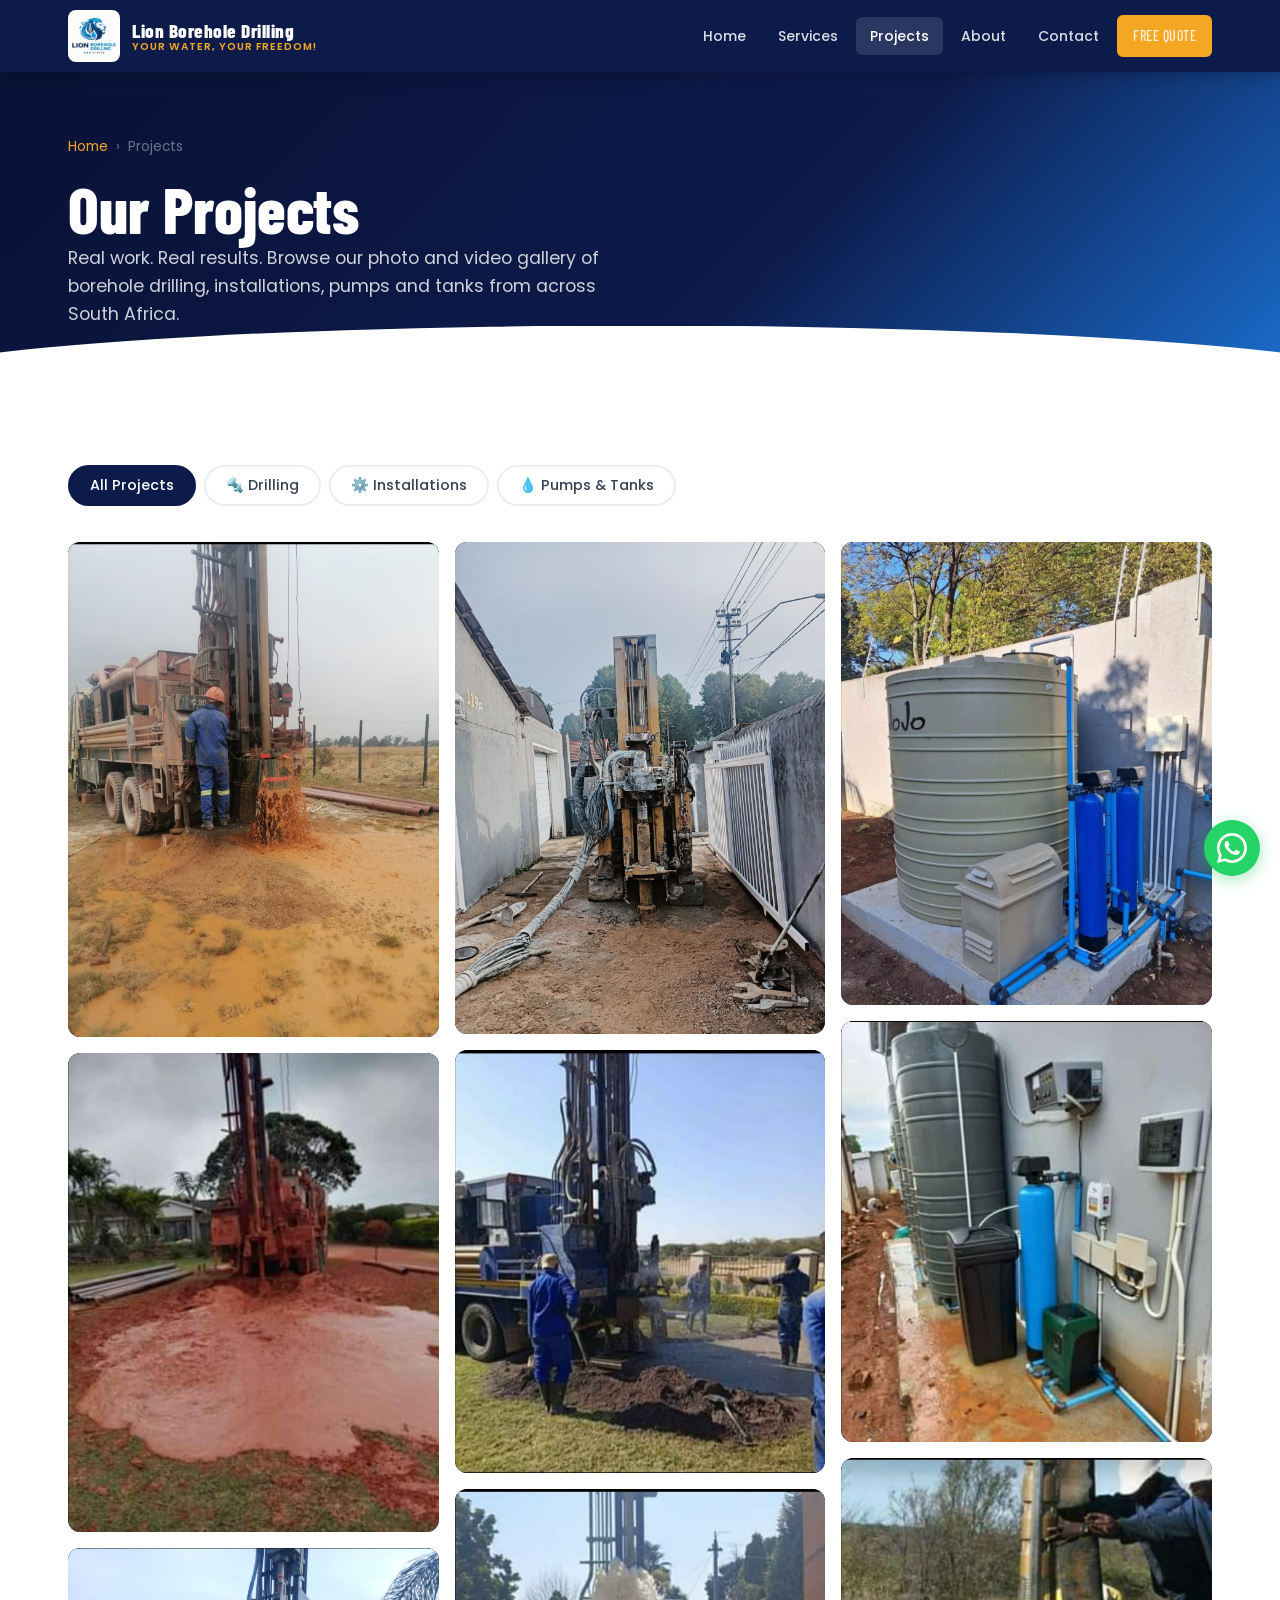
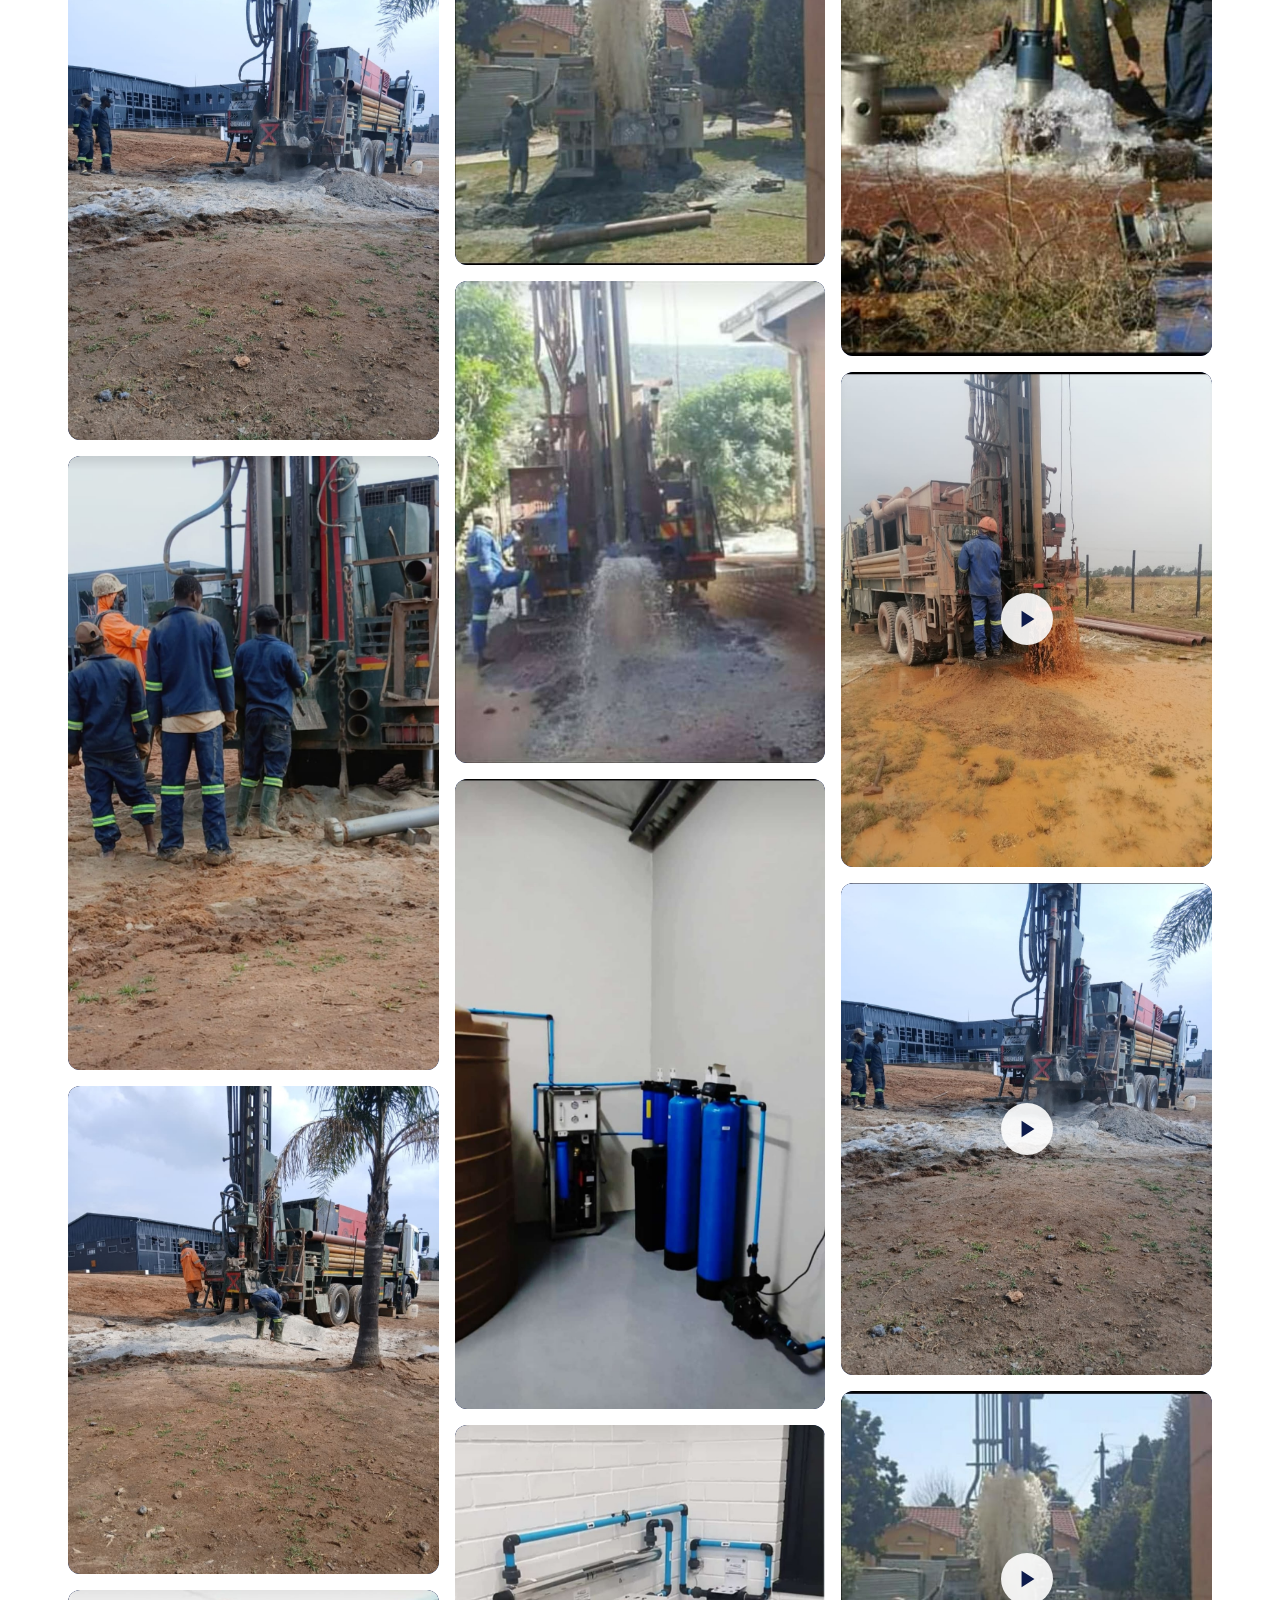
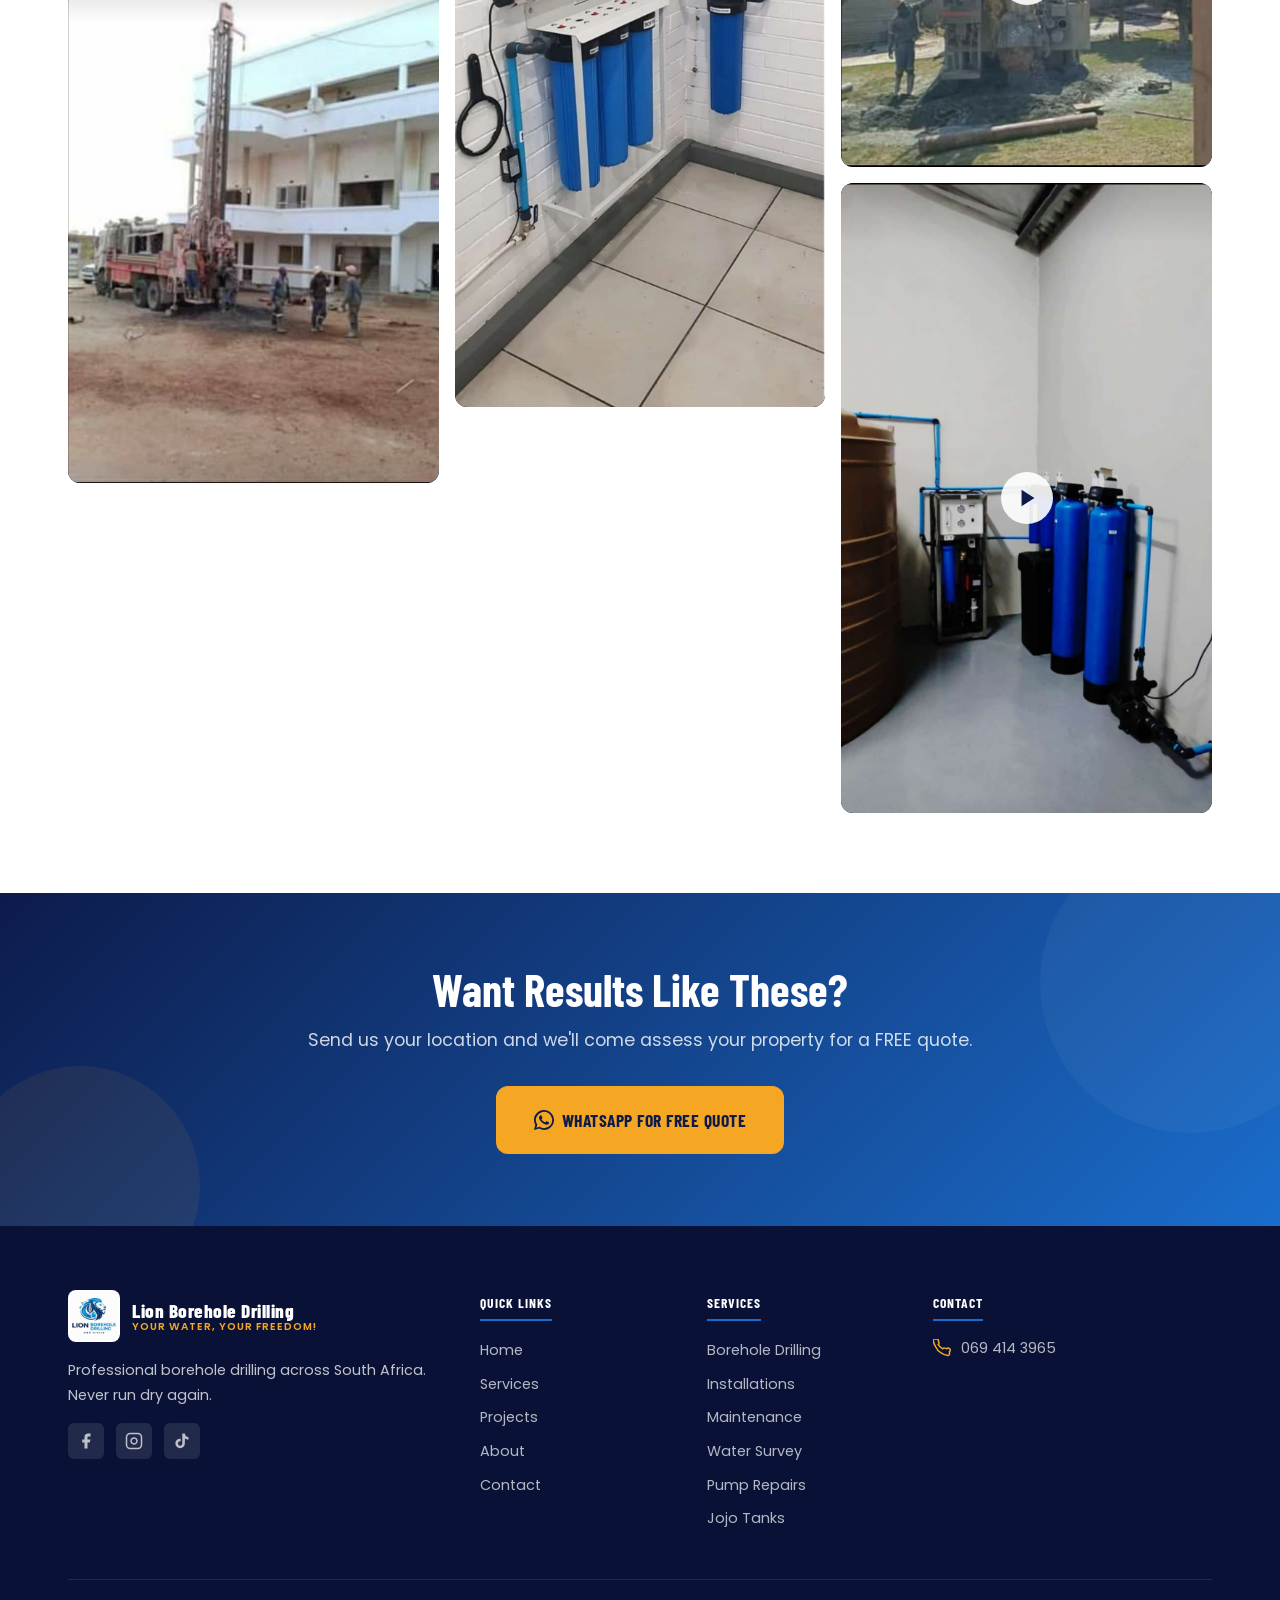
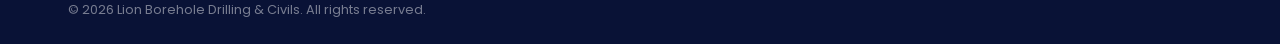
<file: projects.html>
<!DOCTYPE html>
<html lang="en-ZA">
<head>
  <meta charset="UTF-8">
  <meta name="viewport" content="width=device-width, initial-scale=1.0">
  <title>Borehole Drilling Projects & Gallery | Lion Borehole Drilling South Africa</title>
  <meta name="description" content="Browse our gallery of real borehole drilling, installation, pump and Jojo tank projects across South Africa. Photos and videos of our work.">
  <meta property="og:title" content="Projects Gallery | Lion Borehole Drilling South Africa">
  <meta property="og:description" content="Real borehole projects — drilling, installations, Jojo tanks, pump repairs. Photos and videos.">
  <meta property="og:image" content="assets/logo/logo.jpg">
  <link rel="icon" href="assets/logo/logo.jpg" type="image/jpeg">
  <link rel="preconnect" href="https://fonts.googleapis.com">
  <link rel="preconnect" href="https://fonts.gstatic.com" crossorigin>
  <link href="https://fonts.googleapis.com/css2?family=Barlow+Condensed:wght@600;700;800&family=Poppins:wght@400;500;600&display=swap" rel="stylesheet">
  <link rel="stylesheet" href="css/styles.css">
  <style>
    .gallery-empty { text-align:center; padding:60px 20px; color: var(--gray); }
  </style>
</head>
<body>

<header id="site-header" role="banner">
  <div class="container header-inner">
    <a href="index.html" class="site-logo" aria-label="Lion Borehole Drilling — Home">
      <img src="assets/logo/logo.jpg" alt="Lion Borehole Drilling logo" width="52" height="52">
      <span class="logo-text"><span class="logo-name">Lion Borehole Drilling</span><span class="logo-sub">Your Water, Your Freedom!</span></span>
    </a>
    <button class="nav-toggle" id="nav-toggle" aria-label="Open menu" aria-expanded="false" aria-controls="main-nav"><span></span><span></span><span></span></button>
    <nav id="main-nav" aria-label="Main navigation">
      <a href="index.html">Home</a>
      <a href="services.html">Services</a>
      <a href="projects.html">Projects</a>
      <a href="about.html">About</a>
      <a href="contact.html">Contact</a>
      <div class="mobile-nav-cta"><a href="#" data-wa="Hi Lion Borehole Drilling! I would like to get a FREE quote." class="btn btn-gold btn-sm">Free Quote</a></div>
    </nav>
  </div>
</header>

<main id="main-content">

  <section class="page-hero" aria-labelledby="projects-h1">
    <div class="container">
      <nav class="breadcrumb" aria-label="Breadcrumb">
        <a href="index.html">Home</a><span aria-hidden="true">›</span><span aria-current="page">Projects</span>
      </nav>
      <h1 id="projects-h1">Our Projects</h1>
      <p>Real work. Real results. Browse our photo and video gallery of borehole drilling, installations, pumps and tanks from across South Africa.</p>
    </div>
  </section>

  <section class="section-pad" aria-labelledby="gallery-heading">
    <div class="container">

      <h2 id="gallery-heading" class="sr-only">Project Gallery</h2>

      <!-- Filter bar -->
      <div class="filter-bar" role="group" aria-label="Filter projects by category">
        <button class="filter-btn active" data-filter="all" aria-pressed="true">All Projects</button>
        <button class="filter-btn" data-filter="drilling" aria-pressed="false">🔩 Drilling</button>
        <button class="filter-btn" data-filter="installations" aria-pressed="false">⚙️ Installations</button>
        <button class="filter-btn" data-filter="pumps-tanks" aria-pressed="false">💧 Pumps & Tanks</button>
      </div>

      <!-- Gallery — built dynamically from PROJECTS data -->
      <div class="gallery-grid" id="gallery-grid" aria-live="polite">
        <!-- Items injected by projects-gallery.js -->
      </div>

    </div>
  </section>

  <section class="cta-banner" aria-labelledby="proj-cta-heading">
    <div class="container" style="position:relative;z-index:1;">
      <h2 id="proj-cta-heading">Want Results Like These?</h2>
      <p>Send us your location and we'll come assess your property for a FREE quote.</p>
      <div class="cta-actions">
        <a href="#" data-wa="Hi Lion Borehole Drilling! I saw your projects and would like a FREE quote." class="btn btn-gold btn-lg">
          <svg viewBox="0 0 24 24" fill="currentColor" aria-hidden="true"><path d="M17.472 14.382c-.297-.149-1.758-.867-2.03-.967-.273-.099-.471-.148-.67.15-.197.297-.767.966-.94 1.164-.173.199-.347.223-.644.075-.297-.15-1.255-.463-2.39-1.475-.883-.788-1.48-1.761-1.653-2.059-.173-.297-.018-.458.13-.606.134-.133.298-.347.446-.52.149-.174.198-.298.298-.497.099-.198.05-.371-.025-.52-.075-.149-.669-1.612-.916-2.207-.242-.579-.487-.5-.669-.51-.173-.008-.371-.01-.57-.01-.198 0-.52.074-.792.372-.272.297-1.04 1.016-1.04 2.479 0 1.462 1.065 2.875 1.213 3.074.149.198 2.096 3.2 5.077 4.487.709.306 1.262.489 1.694.625.712.227 1.36.195 1.871.118.571-.085 1.758-.719 2.006-1.413.248-.694.248-1.289.173-1.413-.074-.124-.272-.198-.57-.347z"/><path d="M12 0C5.373 0 0 5.373 0 12c0 2.127.558 4.117 1.532 5.845L0 24l6.335-1.652A11.953 11.953 0 0012 24c6.627 0 12-5.373 12-12S18.627 0 12 0zm0 21.818a9.818 9.818 0 01-5.001-1.372l-.359-.214-3.731.973.998-3.638-.234-.374A9.818 9.818 0 1112 21.818z"/></svg>
          WhatsApp for FREE Quote
        </a>
      </div>
    </div>
  </section>

</main>

<!-- Lightbox -->
<div id="lightbox" class="lightbox-overlay" role="dialog" aria-modal="true" aria-label="Media lightbox" tabindex="-1">
  <div class="lightbox-inner">
    <button id="lb-close" class="lightbox-close" aria-label="Close lightbox">
      <svg viewBox="0 0 24 24" fill="none" stroke="currentColor" stroke-width="2.5" aria-hidden="true"><line x1="18" y1="6" x2="6" y2="18"/><line x1="6" y1="6" x2="18" y2="18"/></svg>
    </button>
    <button id="lb-prev" class="lightbox-prev" aria-label="Previous item">
      <svg viewBox="0 0 24 24" fill="none" stroke="currentColor" stroke-width="2.5" aria-hidden="true"><polyline points="15 18 9 12 15 6"/></svg>
    </button>
    <div id="lb-media"></div>
    <button id="lb-next" class="lightbox-next" aria-label="Next item">
      <svg viewBox="0 0 24 24" fill="none" stroke="currentColor" stroke-width="2.5" aria-hidden="true"><polyline points="9 18 15 12 9 6"/></svg>
    </button>
    <p id="lb-caption" class="lightbox-caption"></p>
  </div>
</div>

<footer id="site-footer" role="contentinfo">
  <div class="container">
    <div class="footer-grid">
      <div class="footer-brand"><a href="index.html" class="site-logo"><img src="assets/logo/logo.jpg" alt="Lion Borehole Drilling logo" width="48" height="48"><span class="logo-text"><span class="logo-name">Lion Borehole Drilling</span><span class="logo-sub" style="color:var(--gold)">Your Water, Your Freedom!</span></span></a><p>Professional borehole drilling across South Africa. Never run dry again.</p><div class="social-links"><a href="#" data-social="facebook" aria-label="Facebook"><svg viewBox="0 0 24 24" fill="currentColor"><path d="M18 2h-3a5 5 0 00-5 5v3H7v4h3v8h4v-8h3l1-4h-4V7a1 1 0 011-1h3z"/></svg></a><a href="#" data-social="instagram" aria-label="Instagram"><svg viewBox="0 0 24 24" fill="none" stroke="currentColor" stroke-width="2"><rect x="2" y="2" width="20" height="20" rx="5"/><path d="M16 11.37A4 4 0 1112.63 8 4 4 0 0116 11.37z"/><line x1="17.5" y1="6.5" x2="17.51" y2="6.5"/></svg></a><a href="#" data-social="tiktok" aria-label="TikTok"><svg viewBox="0 0 24 24" fill="currentColor"><path d="M19.59 6.69a4.83 4.83 0 01-3.77-4.25V2h-3.45v13.67a2.89 2.89 0 01-2.88 2.5 2.89 2.89 0 01-2.89-2.89 2.89 2.89 0 012.89-2.89c.28 0 .54.04.79.1V9.01a6.33 6.33 0 00-.79-.05 6.34 6.34 0 00-6.34 6.34 6.34 6.34 0 006.34 6.34 6.34 6.34 0 006.33-6.34V8.75a8.19 8.19 0 004.79 1.52V6.79a4.85 4.85 0 01-1.02-.1z"/></svg></a></div></div>
      <div class="footer-col"><h4>Quick Links</h4><ul><li><a href="index.html">Home</a></li><li><a href="services.html">Services</a></li><li><a href="projects.html">Projects</a></li><li><a href="about.html">About</a></li><li><a href="contact.html">Contact</a></li></ul></div>
      <div class="footer-col"><h4>Services</h4><ul><li><a href="services.html#drilling">Borehole Drilling</a></li><li><a href="services.html#installations">Installations</a></li><li><a href="services.html#maintenance">Maintenance</a></li><li><a href="services.html#survey">Water Survey</a></li><li><a href="services.html#pump-repairs">Pump Repairs</a></li><li><a href="services.html#jojo">Jojo Tanks</a></li></ul></div>
      <div class="footer-col"><h4>Contact</h4><div class="footer-contact-item"><svg viewBox="0 0 24 24" fill="none" stroke="currentColor" stroke-width="2" aria-hidden="true"><path d="M22 16.92v3a2 2 0 01-2.18 2 19.79 19.79 0 01-8.63-3.07A19.5 19.5 0 013.07 9.63 19.79 19.79 0 01.4 2.18 2 2 0 012.18 0h3a2 2 0 012 1.72c.127.96.361 1.903.7 2.81a2 2 0 01-.45 2.11L6.91 7.09a16 16 0 006 6l.46-.46a2 2 0 012.11-.45c.907.339 1.85.573 2.81.7A2 2 0 0122 16.92z"/></svg><a href="#" data-tel></a></div></div>
    </div>
    <div class="footer-bottom"><p>&copy; <span data-year></span> Lion Borehole Drilling & Civils. All rights reserved.</p></div>
  </div>
</footer>

<a href="#" data-wa="Hi Lion Borehole Drilling! I would like to get a FREE quote." class="fab-whatsapp" aria-label="Chat on WhatsApp">
  <svg viewBox="0 0 24 24" fill="currentColor" aria-hidden="true"><path d="M17.472 14.382c-.297-.149-1.758-.867-2.03-.967-.273-.099-.471-.148-.67.15-.197.297-.767.966-.94 1.164-.173.199-.347.223-.644.075-.297-.15-1.255-.463-2.39-1.475-.883-.788-1.48-1.761-1.653-2.059-.173-.297-.018-.458.13-.606.134-.133.298-.347.446-.52.149-.174.198-.298.298-.497.099-.198.05-.371-.025-.52-.075-.149-.669-1.612-.916-2.207-.242-.579-.487-.5-.669-.51-.173-.008-.371-.01-.57-.01-.198 0-.52.074-.792.372-.272.297-1.04 1.016-1.04 2.479 0 1.462 1.065 2.875 1.213 3.074.149.198 2.096 3.2 5.077 4.487.709.306 1.262.489 1.694.625.712.227 1.36.195 1.871.118.571-.085 1.758-.719 2.006-1.413.248-.694.248-1.289.173-1.413-.074-.124-.272-.198-.57-.347z"/><path d="M12 0C5.373 0 0 5.373 0 12c0 2.127.558 4.117 1.532 5.845L0 24l6.335-1.652A11.953 11.953 0 0012 24c6.627 0 12-5.373 12-12S18.627 0 12 0zm0 21.818a9.818 9.818 0 01-5.001-1.372l-.359-.214-3.731.973.998-3.638-.234-.374A9.818 9.818 0 1112 21.818z"/></svg>
</a>
<div class="mobile-bottom-bar" role="navigation" aria-label="Quick contact">
  <a href="#" data-tel class="bar-call"><svg viewBox="0 0 24 24" fill="none" stroke="currentColor" stroke-width="2" aria-hidden="true"><path d="M22 16.92v3a2 2 0 01-2.18 2 19.79 19.79 0 01-8.63-3.07A19.5 19.5 0 013.07 9.63 19.79 19.79 0 01.4 2.18 2 2 0 012.18 0h3a2 2 0 012 1.72c.127.96.361 1.903.7 2.81a2 2 0 01-.45 2.11L6.91 7.09a16 16 0 006 6l.46-.46a2 2 0 012.11-.45c.907.339 1.85.573 2.81.7A2 2 0 0122 16.92z"/></svg>Call Now</a>
  <a href="#" data-wa="Hi Lion Borehole Drilling! I would like a FREE quote." class="bar-wa"><svg viewBox="0 0 24 24" fill="currentColor" aria-hidden="true"><path d="M17.472 14.382c-.297-.149-1.758-.867-2.03-.967-.273-.099-.471-.148-.67.15-.197.297-.767.966-.94 1.164-.173.199-.347.223-.644.075-.297-.15-1.255-.463-2.39-1.475-.883-.788-1.48-1.761-1.653-2.059-.173-.297-.018-.458.13-.606.134-.133.298-.347.446-.52.149-.174.198-.298.298-.497.099-.198.05-.371-.025-.52-.075-.149-.669-1.612-.916-2.207-.242-.579-.487-.5-.669-.51-.173-.008-.371-.01-.57-.01-.198 0-.52.074-.792.372-.272.297-1.04 1.016-1.04 2.479 0 1.462 1.065 2.875 1.213 3.074.149.198 2.096 3.2 5.077 4.487.709.306 1.262.489 1.694.625.712.227 1.36.195 1.871.118.571-.085 1.758-.719 2.006-1.413.248-.694.248-1.289.173-1.413-.074-.124-.272-.198-.57-.347z"/><path d="M12 0C5.373 0 0 5.373 0 12c0 2.127.558 4.117 1.532 5.845L0 24l6.335-1.652A11.953 11.953 0 0012 24c6.627 0 12-5.373 12-12S18.627 0 12 0zm0 21.818a9.818 9.818 0 01-5.001-1.372l-.359-.214-3.731.973.998-3.638-.234-.374A9.818 9.818 0 1112 21.818z"/></svg>WhatsApp</a>
</div>

<script src="js/projects-data.js"></script>
<script src="js/main.js"></script>
<script>
// Build gallery from PROJECTS data array
(function() {
  const grid = document.getElementById('gallery-grid');
  if (!grid || !window.PROJECTS) return;
  if (window.PROJECTS.length === 0) {
    grid.innerHTML = '<div class="gallery-empty"><p>No projects yet. Add items to /js/projects-data.js to populate the gallery.</p></div>';
    return;
  }
  window.PROJECTS.forEach(item => {
    const el = document.createElement('div');
    el.className = 'gallery-item';
    el.dataset.category = item.category;
    el.dataset.type = item.type;
    el.dataset.src = item.file;
    el.dataset.caption = item.caption;
    el.dataset.poster = item.poster || '';

    if (item.type === 'video') {
      el.innerHTML = `
        <img class="gallery-poster" src="${item.poster || ''}" alt="${item.caption}" loading="lazy" width="400" height="300">
        <div class="play-overlay" aria-hidden="true">
          <svg viewBox="0 0 24 24" fill="currentColor"><polygon points="5 3 19 12 5 21 5 3"/></svg>
        </div>
        <div class="gallery-caption">${item.caption}</div>
      `;
    } else {
      el.innerHTML = `
        <img src="${item.file}" alt="${item.caption}" loading="lazy" width="400" height="300">
        <div class="gallery-caption">${item.caption}</div>
      `;
    }
    grid.appendChild(el);
  });
})();
</script>
</body>
</html>
</file>
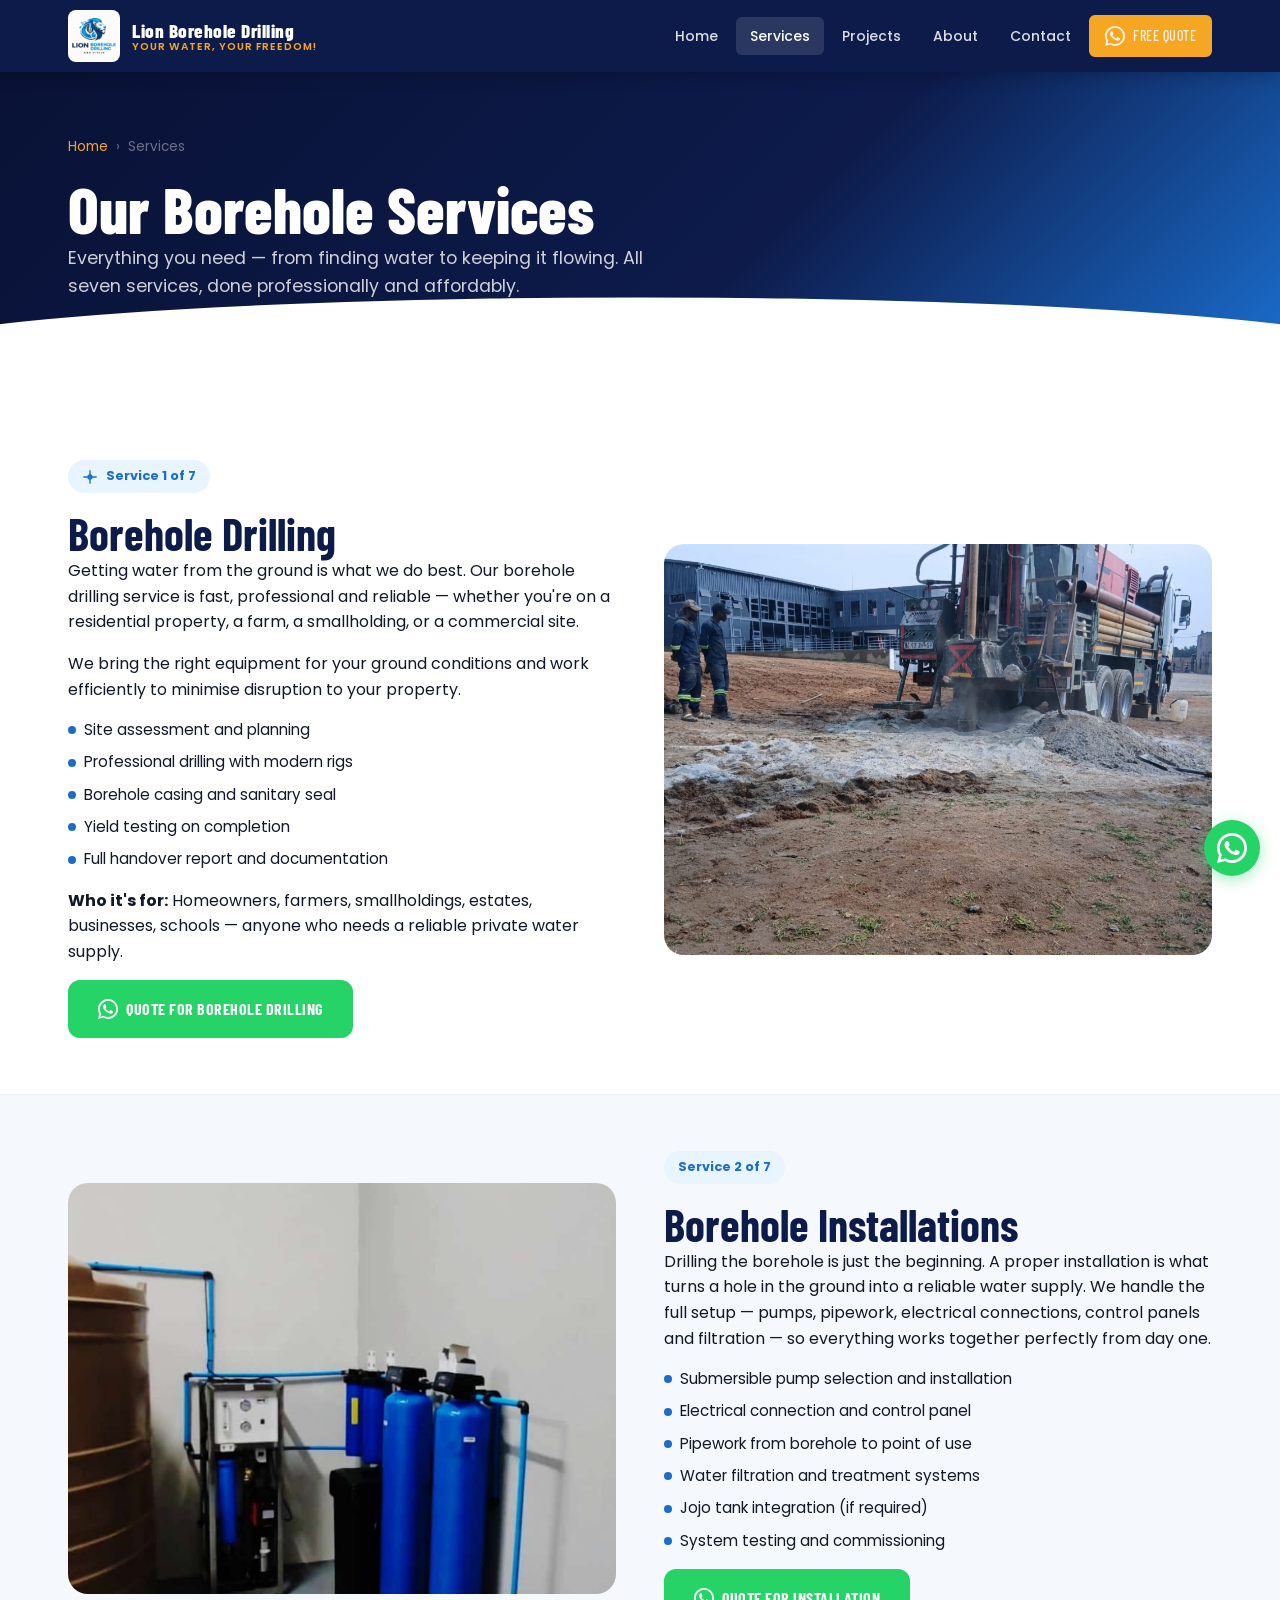
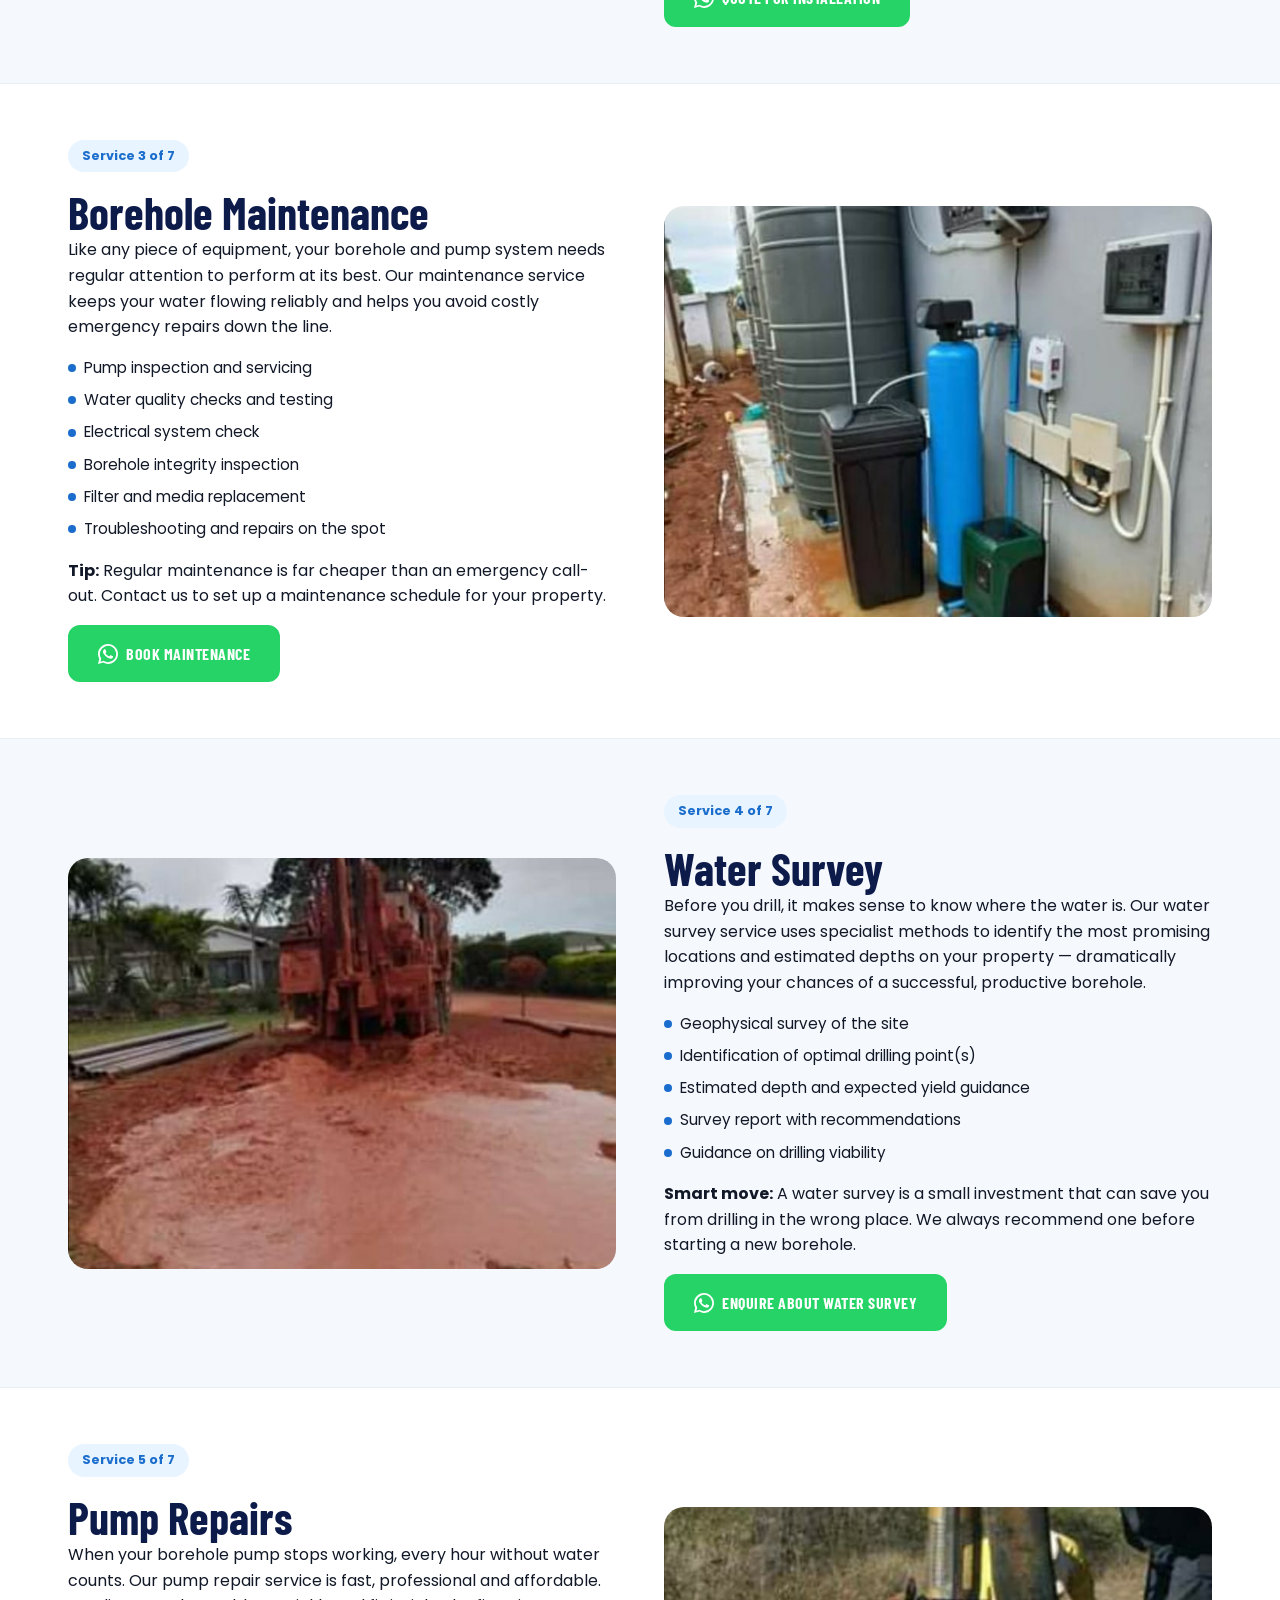
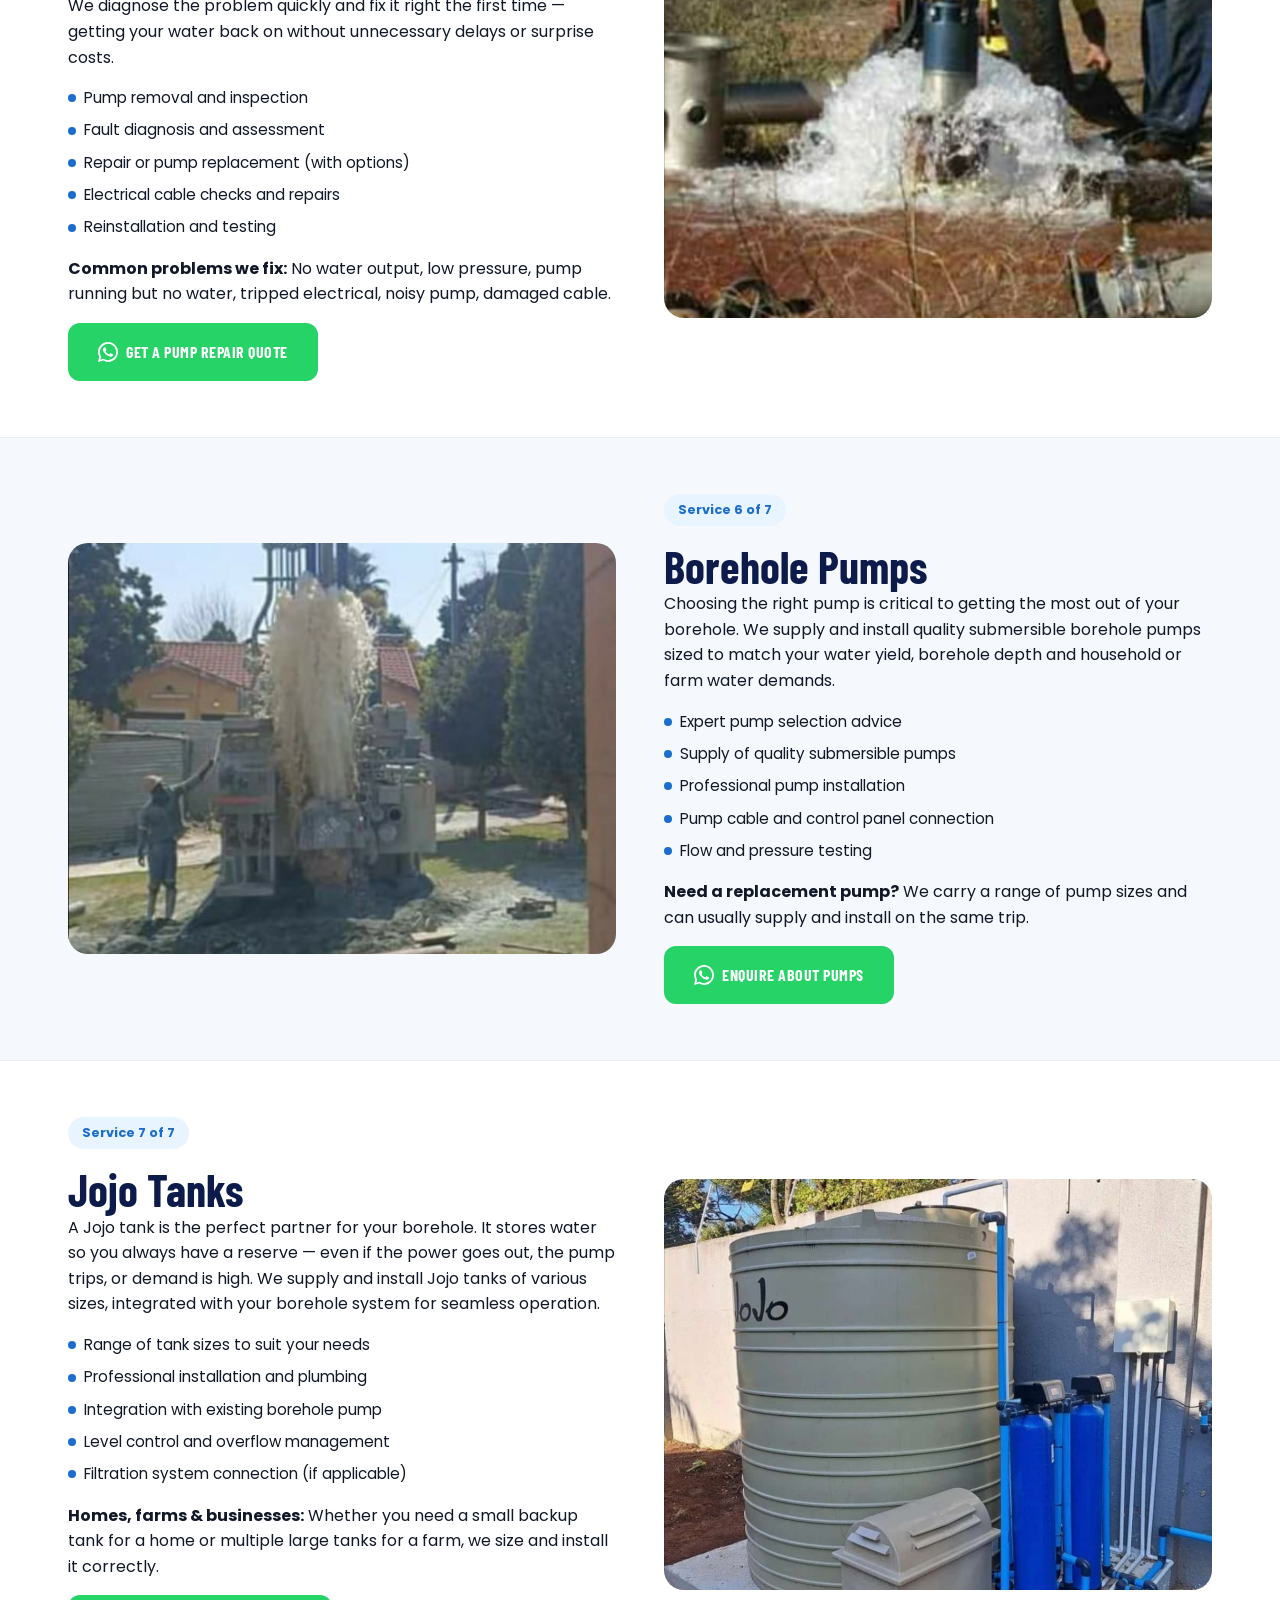
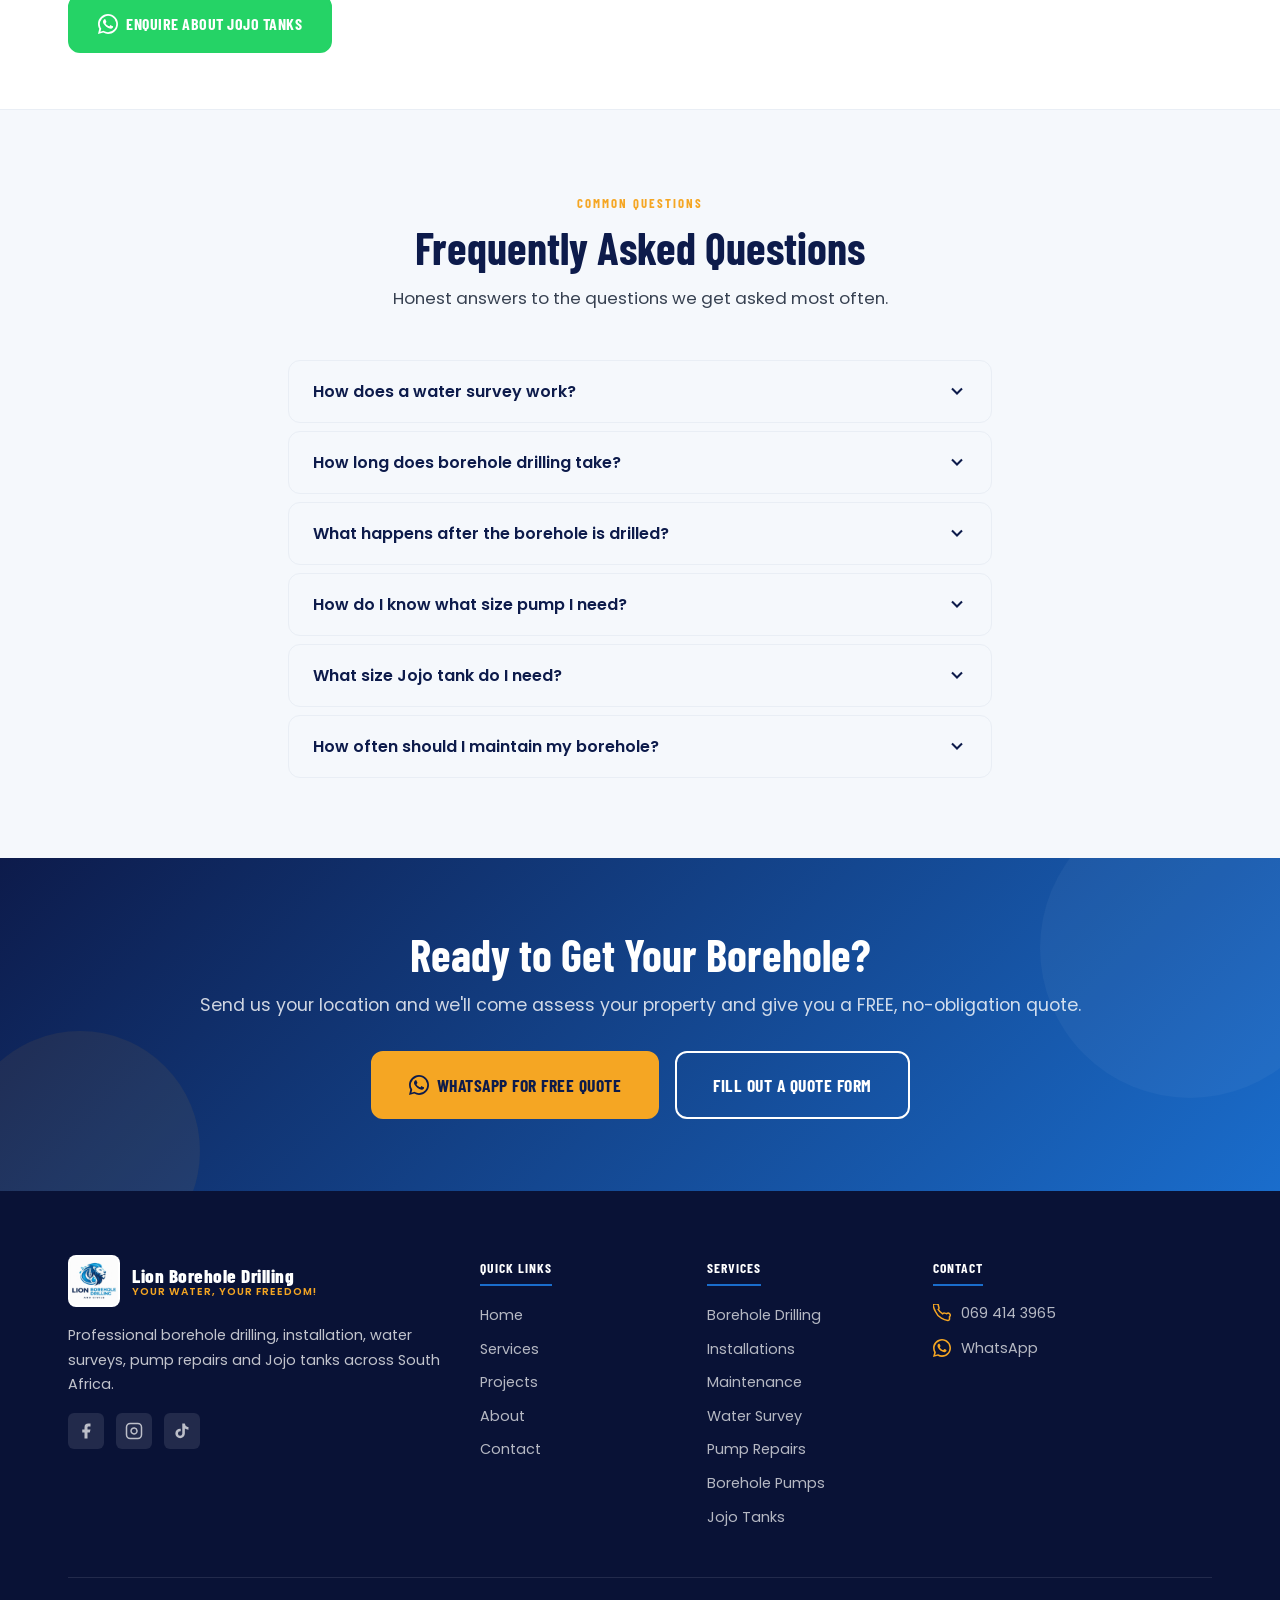
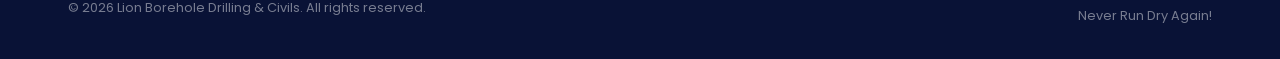
<file: services.html>
<!DOCTYPE html>
<html lang="en-ZA">
<head>
  <meta charset="UTF-8">
  <meta name="viewport" content="width=device-width, initial-scale=1.0">
  <title>Borehole Drilling Services | Water Survey, Pump Repairs, Jojo Tanks | Lion Borehole Drilling</title>
  <meta name="description" content="All borehole services in one place: drilling, installation, maintenance, water surveys, pump repairs, borehole pumps and Jojo tanks. South Africa. FREE quote on WhatsApp.">
  <meta property="og:title" content="Borehole Services | Lion Borehole Drilling South Africa">
  <meta property="og:description" content="Borehole drilling, installation, water surveys, pump repairs and Jojo tanks. Get a FREE quote!">
  <meta property="og:image" content="assets/logo/logo.jpg">
  <link rel="icon" href="assets/logo/logo.jpg" type="image/jpeg">
  <link rel="preconnect" href="https://fonts.googleapis.com">
  <link rel="preconnect" href="https://fonts.gstatic.com" crossorigin>
  <link href="https://fonts.googleapis.com/css2?family=Barlow+Condensed:wght@600;700;800&family=Poppins:wght@400;500;600&display=swap" rel="stylesheet">
  <link rel="stylesheet" href="css/styles.css">
</head>
<body>

<!-- HEADER (identical across all pages) -->
<header id="site-header" role="banner">
  <div class="container header-inner">
    <a href="index.html" class="site-logo" aria-label="Lion Borehole Drilling — Home">
      <img src="assets/logo/logo.jpg" alt="Lion Borehole Drilling logo" width="52" height="52">
      <span class="logo-text">
        <span class="logo-name">Lion Borehole Drilling</span>
        <span class="logo-sub">Your Water, Your Freedom!</span>
      </span>
    </a>
    <button class="nav-toggle" id="nav-toggle" aria-label="Open menu" aria-expanded="false" aria-controls="main-nav">
      <span></span><span></span><span></span>
    </button>
    <nav id="main-nav" aria-label="Main navigation">
      <a href="index.html">Home</a>
      <a href="services.html">Services</a>
      <a href="projects.html">Projects</a>
      <a href="about.html">About</a>
      <a href="contact.html">Contact</a>
      <div class="mobile-nav-cta">
        <a href="#" data-wa="Hi Lion Borehole Drilling! I would like to get a FREE quote." class="btn btn-gold btn-sm">
          <svg viewBox="0 0 24 24" fill="currentColor" aria-hidden="true" width="18" height="18"><path d="M17.472 14.382c-.297-.149-1.758-.867-2.03-.967-.273-.099-.471-.148-.67.15-.197.297-.767.966-.94 1.164-.173.199-.347.223-.644.075-.297-.15-1.255-.463-2.39-1.475-.883-.788-1.48-1.761-1.653-2.059-.173-.297-.018-.458.13-.606.134-.133.298-.347.446-.52.149-.174.198-.298.298-.497.099-.198.05-.371-.025-.52-.075-.149-.669-1.612-.916-2.207-.242-.579-.487-.5-.669-.51-.173-.008-.371-.01-.57-.01-.198 0-.52.074-.792.372-.272.297-1.04 1.016-1.04 2.479 0 1.462 1.065 2.875 1.213 3.074.149.198 2.096 3.2 5.077 4.487.709.306 1.262.489 1.694.625.712.227 1.36.195 1.871.118.571-.085 1.758-.719 2.006-1.413.248-.694.248-1.289.173-1.413-.074-.124-.272-.198-.57-.347z"/><path d="M12 0C5.373 0 0 5.373 0 12c0 2.127.558 4.117 1.532 5.845L0 24l6.335-1.652A11.953 11.953 0 0012 24c6.627 0 12-5.373 12-12S18.627 0 12 0zm0 21.818a9.818 9.818 0 01-5.001-1.372l-.359-.214-3.731.973.998-3.638-.234-.374A9.818 9.818 0 1112 21.818z"/></svg>
          Free Quote
        </a>
      </div>
    </nav>
  </div>
</header>

<main id="main-content">

  <!-- Page Hero -->
  <section class="page-hero" aria-labelledby="services-h1">
    <div class="container">
      <nav class="breadcrumb" aria-label="Breadcrumb">
        <a href="index.html">Home</a>
        <span aria-hidden="true">›</span>
        <span aria-current="page">Services</span>
      </nav>
      <h1 id="services-h1">Our Borehole Services</h1>
      <p>Everything you need — from finding water to keeping it flowing. All seven services, done professionally and affordably.</p>
    </div>
  </section>

  <div style="height:48px;"></div>

  <!-- ===== SERVICE 1: DRILLING ===== -->
  <section id="drilling" class="service-detail">
    <div class="container">
      <div class="service-detail-grid">
        <div data-reveal>
          <span class="service-detail-badge">
            <svg viewBox="0 0 24 24" fill="none" stroke="currentColor" stroke-width="2" aria-hidden="true" width="16" height="16"><path d="M12 2v20M2 12h20"/><circle cx="12" cy="12" r="3"/></svg>
            Service 1 of 7
          </span>
          <h2>Borehole Drilling</h2>
          <p>Getting water from the ground is what we do best. Our borehole drilling service is fast, professional and reliable — whether you're on a residential property, a farm, a smallholding, or a commercial site.</p>
          <p>We bring the right equipment for your ground conditions and work efficiently to minimise disruption to your property.</p>
          <ul class="includes-list">
            <li>Site assessment and planning</li>
            <li>Professional drilling with modern rigs</li>
            <li>Borehole casing and sanitary seal</li>
            <li>Yield testing on completion</li>
            <li>Full handover report and documentation</li>
          </ul>
          <p><strong>Who it's for:</strong> Homeowners, farmers, smallholdings, estates, businesses, schools — anyone who needs a reliable private water supply.</p>
          <a href="#" data-wa="Hi Lion Borehole Drilling! I'm interested in your Borehole Drilling service. Can I get a FREE quote?" class="btn btn-whatsapp">
            <svg viewBox="0 0 24 24" fill="currentColor" aria-hidden="true"><path d="M17.472 14.382c-.297-.149-1.758-.867-2.03-.967-.273-.099-.471-.148-.67.15-.197.297-.767.966-.94 1.164-.173.199-.347.223-.644.075-.297-.15-1.255-.463-2.39-1.475-.883-.788-1.48-1.761-1.653-2.059-.173-.297-.018-.458.13-.606.134-.133.298-.347.446-.52.149-.174.198-.298.298-.497.099-.198.05-.371-.025-.52-.075-.149-.669-1.612-.916-2.207-.242-.579-.487-.5-.669-.51-.173-.008-.371-.01-.57-.01-.198 0-.52.074-.792.372-.272.297-1.04 1.016-1.04 2.479 0 1.462 1.065 2.875 1.213 3.074.149.198 2.096 3.2 5.077 4.487.709.306 1.262.489 1.694.625.712.227 1.36.195 1.871.118.571-.085 1.758-.719 2.006-1.413.248-.694.248-1.289.173-1.413-.074-.124-.272-.198-.57-.347z"/><path d="M12 0C5.373 0 0 5.373 0 12c0 2.127.558 4.117 1.532 5.845L0 24l6.335-1.652A11.953 11.953 0 0012 24c6.627 0 12-5.373 12-12S18.627 0 12 0zm0 21.818a9.818 9.818 0 01-5.001-1.372l-.359-.214-3.731.973.998-3.638-.234-.374A9.818 9.818 0 1112 21.818z"/></svg>
            Quote for Borehole Drilling
          </a>
        </div>
        <div class="service-detail-img" data-reveal data-reveal-delay="2">
          <img src="assets/media/images/drilling-commercial-1.jpg" alt="Borehole drilling rig operating on a site in South Africa" loading="lazy" width="600" height="450">
        </div>
      </div>
    </div>
  </section>

  <!-- ===== SERVICE 2: INSTALLATIONS ===== -->
  <section id="installations" class="service-detail bg-off-white">
    <div class="container">
      <div class="service-detail-grid reverse">
        <div data-reveal>
          <span class="service-detail-badge">Service 2 of 7</span>
          <h2>Borehole Installations</h2>
          <p>Drilling the borehole is just the beginning. A proper installation is what turns a hole in the ground into a reliable water supply. We handle the full setup — pumps, pipework, electrical connections, control panels and filtration — so everything works together perfectly from day one.</p>
          <ul class="includes-list">
            <li>Submersible pump selection and installation</li>
            <li>Electrical connection and control panel</li>
            <li>Pipework from borehole to point of use</li>
            <li>Water filtration and treatment systems</li>
            <li>Jojo tank integration (if required)</li>
            <li>System testing and commissioning</li>
          </ul>
          <a href="#" data-wa="Hi Lion Borehole Drilling! I'm interested in a full Borehole Installation. Can I get a FREE quote?" class="btn btn-whatsapp">
            <svg viewBox="0 0 24 24" fill="currentColor" aria-hidden="true" width="20" height="20"><path d="M17.472 14.382c-.297-.149-1.758-.867-2.03-.967-.273-.099-.471-.148-.67.15-.197.297-.767.966-.94 1.164-.173.199-.347.223-.644.075-.297-.15-1.255-.463-2.39-1.475-.883-.788-1.48-1.761-1.653-2.059-.173-.297-.018-.458.13-.606.134-.133.298-.347.446-.52.149-.174.198-.298.298-.497.099-.198.05-.371-.025-.52-.075-.149-.669-1.612-.916-2.207-.242-.579-.487-.5-.669-.51-.173-.008-.371-.01-.57-.01-.198 0-.52.074-.792.372-.272.297-1.04 1.016-1.04 2.479 0 1.462 1.065 2.875 1.213 3.074.149.198 2.096 3.2 5.077 4.487.709.306 1.262.489 1.694.625.712.227 1.36.195 1.871.118.571-.085 1.758-.719 2.006-1.413.248-.694.248-1.289.173-1.413-.074-.124-.272-.198-.57-.347z"/><path d="M12 0C5.373 0 0 5.373 0 12c0 2.127.558 4.117 1.532 5.845L0 24l6.335-1.652A11.953 11.953 0 0012 24c6.627 0 12-5.373 12-12S18.627 0 12 0zm0 21.818a9.818 9.818 0 01-5.001-1.372l-.359-.214-3.731.973.998-3.638-.234-.374A9.818 9.818 0 1112 21.818z"/></svg>
            Quote for Installation
          </a>
        </div>
        <div class="service-detail-img" data-reveal data-reveal-delay="2">
          <img src="assets/media/images/installation-filtration-1.jpg" alt="Borehole water filtration and treatment system installed indoors" loading="lazy" width="600" height="450">
        </div>
      </div>
    </div>
  </section>

  <!-- ===== SERVICE 3: MAINTENANCE ===== -->
  <section id="maintenance" class="service-detail">
    <div class="container">
      <div class="service-detail-grid">
        <div data-reveal>
          <span class="service-detail-badge">Service 3 of 7</span>
          <h2>Borehole Maintenance</h2>
          <p>Like any piece of equipment, your borehole and pump system needs regular attention to perform at its best. Our maintenance service keeps your water flowing reliably and helps you avoid costly emergency repairs down the line.</p>
          <ul class="includes-list">
            <li>Pump inspection and servicing</li>
            <li>Water quality checks and testing</li>
            <li>Electrical system check</li>
            <li>Borehole integrity inspection</li>
            <li>Filter and media replacement</li>
            <li>Troubleshooting and repairs on the spot</li>
          </ul>
          <p><strong>Tip:</strong> Regular maintenance is far cheaper than an emergency call-out. Contact us to set up a maintenance schedule for your property.</p>
          <a href="#" data-wa="Hi Lion Borehole Drilling! I need Borehole Maintenance on my system. Can you help?" class="btn btn-whatsapp">
            <svg viewBox="0 0 24 24" fill="currentColor" aria-hidden="true" width="20" height="20"><path d="M17.472 14.382c-.297-.149-1.758-.867-2.03-.967-.273-.099-.471-.148-.67.15-.197.297-.767.966-.94 1.164-.173.199-.347.223-.644.075-.297-.15-1.255-.463-2.39-1.475-.883-.788-1.48-1.761-1.653-2.059-.173-.297-.018-.458.13-.606.134-.133.298-.347.446-.52.149-.174.198-.298.298-.497.099-.198.05-.371-.025-.52-.075-.149-.669-1.612-.916-2.207-.242-.579-.487-.5-.669-.51-.173-.008-.371-.01-.57-.01-.198 0-.52.074-.792.372-.272.297-1.04 1.016-1.04 2.479 0 1.462 1.065 2.875 1.213 3.074.149.198 2.096 3.2 5.077 4.487.709.306 1.262.489 1.694.625.712.227 1.36.195 1.871.118.571-.085 1.758-.719 2.006-1.413.248-.694.248-1.289.173-1.413-.074-.124-.272-.198-.57-.347z"/><path d="M12 0C5.373 0 0 5.373 0 12c0 2.127.558 4.117 1.532 5.845L0 24l6.335-1.652A11.953 11.953 0 0012 24c6.627 0 12-5.373 12-12S18.627 0 12 0zm0 21.818a9.818 9.818 0 01-5.001-1.372l-.359-.214-3.731.973.998-3.638-.234-.374A9.818 9.818 0 1112 21.818z"/></svg>
            Book Maintenance
          </a>
        </div>
        <div class="service-detail-img" data-reveal data-reveal-delay="2">
          <img src="assets/media/images/installation-tanks-1.jpg" alt="Borehole installation with Jojo tanks and water filtration" loading="lazy" width="600" height="450">
        </div>
      </div>
    </div>
  </section>

  <!-- ===== SERVICE 4: WATER SURVEY ===== -->
  <section id="survey" class="service-detail bg-off-white">
    <div class="container">
      <div class="service-detail-grid reverse">
        <div data-reveal>
          <span class="service-detail-badge">Service 4 of 7</span>
          <h2>Water Survey</h2>
          <p>Before you drill, it makes sense to know where the water is. Our water survey service uses specialist methods to identify the most promising locations and estimated depths on your property — dramatically improving your chances of a successful, productive borehole.</p>
          <ul class="includes-list">
            <li>Geophysical survey of the site</li>
            <li>Identification of optimal drilling point(s)</li>
            <li>Estimated depth and expected yield guidance</li>
            <li>Survey report with recommendations</li>
            <li>Guidance on drilling viability</li>
          </ul>
          <p><strong>Smart move:</strong> A water survey is a small investment that can save you from drilling in the wrong place. We always recommend one before starting a new borehole.</p>
          <a href="#" data-wa="Hi Lion Borehole Drilling! I would like to book a Water Survey for my property. Can I get more information?" class="btn btn-whatsapp">
            <svg viewBox="0 0 24 24" fill="currentColor" aria-hidden="true" width="20" height="20"><path d="M17.472 14.382c-.297-.149-1.758-.867-2.03-.967-.273-.099-.471-.148-.67.15-.197.297-.767.966-.94 1.164-.173.199-.347.223-.644.075-.297-.15-1.255-.463-2.39-1.475-.883-.788-1.48-1.761-1.653-2.059-.173-.297-.018-.458.13-.606.134-.133.298-.347.446-.52.149-.174.198-.298.298-.497.099-.198.05-.371-.025-.52-.075-.149-.669-1.612-.916-2.207-.242-.579-.487-.5-.669-.51-.173-.008-.371-.01-.57-.01-.198 0-.52.074-.792.372-.272.297-1.04 1.016-1.04 2.479 0 1.462 1.065 2.875 1.213 3.074.149.198 2.096 3.2 5.077 4.487.709.306 1.262.489 1.694.625.712.227 1.36.195 1.871.118.571-.085 1.758-.719 2.006-1.413.248-.694.248-1.289.173-1.413-.074-.124-.272-.198-.57-.347z"/><path d="M12 0C5.373 0 0 5.373 0 12c0 2.127.558 4.117 1.532 5.845L0 24l6.335-1.652A11.953 11.953 0 0012 24c6.627 0 12-5.373 12-12S18.627 0 12 0zm0 21.818a9.818 9.818 0 01-5.001-1.372l-.359-.214-3.731.973.998-3.638-.234-.374A9.818 9.818 0 1112 21.818z"/></svg>
            Enquire about Water Survey
          </a>
        </div>
        <div class="service-detail-img" data-reveal data-reveal-delay="2">
          <img src="assets/media/images/drilling-farm-2.jpg" alt="Borehole drilling rig on a farm property" loading="lazy" width="600" height="450">
        </div>
      </div>
    </div>
  </section>

  <!-- ===== SERVICE 5: PUMP REPAIRS ===== -->
  <section id="pump-repairs" class="service-detail">
    <div class="container">
      <div class="service-detail-grid">
        <div data-reveal>
          <span class="service-detail-badge">Service 5 of 7</span>
          <h2>Pump Repairs</h2>
          <p>When your borehole pump stops working, every hour without water counts. Our pump repair service is fast, professional and affordable. We diagnose the problem quickly and fix it right the first time — getting your water back on without unnecessary delays or surprise costs.</p>
          <ul class="includes-list">
            <li>Pump removal and inspection</li>
            <li>Fault diagnosis and assessment</li>
            <li>Repair or pump replacement (with options)</li>
            <li>Electrical cable checks and repairs</li>
            <li>Reinstallation and testing</li>
          </ul>
          <p><strong>Common problems we fix:</strong> No water output, low pressure, pump running but no water, tripped electrical, noisy pump, damaged cable.</p>
          <a href="#" data-wa="Hi Lion Borehole Drilling! My borehole pump has a problem and I need a repair. Can you help?" class="btn btn-whatsapp">
            <svg viewBox="0 0 24 24" fill="currentColor" aria-hidden="true" width="20" height="20"><path d="M17.472 14.382c-.297-.149-1.758-.867-2.03-.967-.273-.099-.471-.148-.67.15-.197.297-.767.966-.94 1.164-.173.199-.347.223-.644.075-.297-.15-1.255-.463-2.39-1.475-.883-.788-1.48-1.761-1.653-2.059-.173-.297-.018-.458.13-.606.134-.133.298-.347.446-.52.149-.174.198-.298.298-.497.099-.198.05-.371-.025-.52-.075-.149-.669-1.612-.916-2.207-.242-.579-.487-.5-.669-.51-.173-.008-.371-.01-.57-.01-.198 0-.52.074-.792.372-.272.297-1.04 1.016-1.04 2.479 0 1.462 1.065 2.875 1.213 3.074.149.198 2.096 3.2 5.077 4.487.709.306 1.262.489 1.694.625.712.227 1.36.195 1.871.118.571-.085 1.758-.719 2.006-1.413.248-.694.248-1.289.173-1.413-.074-.124-.272-.198-.57-.347z"/><path d="M12 0C5.373 0 0 5.373 0 12c0 2.127.558 4.117 1.532 5.845L0 24l6.335-1.652A11.953 11.953 0 0012 24c6.627 0 12-5.373 12-12S18.627 0 12 0zm0 21.818a9.818 9.818 0 01-5.001-1.372l-.359-.214-3.731.973.998-3.638-.234-.374A9.818 9.818 0 1112 21.818z"/></svg>
            Get a Pump Repair Quote
          </a>
        </div>
        <div class="service-detail-img" data-reveal data-reveal-delay="2">
          <img src="assets/media/images/pump-repair-1.jpg" alt="Borehole pump repair — technicians working on a borehole" loading="lazy" width="600" height="450">
        </div>
      </div>
    </div>
  </section>

  <!-- ===== SERVICE 6: BOREHOLE PUMPS ===== -->
  <section id="pumps" class="service-detail bg-off-white">
    <div class="container">
      <div class="service-detail-grid reverse">
        <div data-reveal>
          <span class="service-detail-badge">Service 6 of 7</span>
          <h2>Borehole Pumps</h2>
          <p>Choosing the right pump is critical to getting the most out of your borehole. We supply and install quality submersible borehole pumps sized to match your water yield, borehole depth and household or farm water demands.</p>
          <ul class="includes-list">
            <li>Expert pump selection advice</li>
            <li>Supply of quality submersible pumps</li>
            <li>Professional pump installation</li>
            <li>Pump cable and control panel connection</li>
            <li>Flow and pressure testing</li>
          </ul>
          <p><strong>Need a replacement pump?</strong> We carry a range of pump sizes and can usually supply and install on the same trip.</p>
          <a href="#" data-wa="Hi Lion Borehole Drilling! I need a Borehole Pump supplied and installed. Can you help?" class="btn btn-whatsapp">
            <svg viewBox="0 0 24 24" fill="currentColor" aria-hidden="true" width="20" height="20"><path d="M17.472 14.382c-.297-.149-1.758-.867-2.03-.967-.273-.099-.471-.148-.67.15-.197.297-.767.966-.94 1.164-.173.199-.347.223-.644.075-.297-.15-1.255-.463-2.39-1.475-.883-.788-1.48-1.761-1.653-2.059-.173-.297-.018-.458.13-.606.134-.133.298-.347.446-.52.149-.174.198-.298.298-.497.099-.198.05-.371-.025-.52-.075-.149-.669-1.612-.916-2.207-.242-.579-.487-.5-.669-.51-.173-.008-.371-.01-.57-.01-.198 0-.52.074-.792.372-.272.297-1.04 1.016-1.04 2.479 0 1.462 1.065 2.875 1.213 3.074.149.198 2.096 3.2 5.077 4.487.709.306 1.262.489 1.694.625.712.227 1.36.195 1.871.118.571-.085 1.758-.719 2.006-1.413.248-.694.248-1.289.173-1.413-.074-.124-.272-.198-.57-.347z"/><path d="M12 0C5.373 0 0 5.373 0 12c0 2.127.558 4.117 1.532 5.845L0 24l6.335-1.652A11.953 11.953 0 0012 24c6.627 0 12-5.373 12-12S18.627 0 12 0zm0 21.818a9.818 9.818 0 01-5.001-1.372l-.359-.214-3.731.973.998-3.638-.234-.374A9.818 9.818 0 1112 21.818z"/></svg>
            Enquire about Pumps
          </a>
        </div>
        <div class="service-detail-img" data-reveal data-reveal-delay="2">
          <img src="assets/media/images/drilling-water-strike-1.jpg" alt="Water flowing from borehole — successful pump test" loading="lazy" width="600" height="450">
        </div>
      </div>
    </div>
  </section>

  <!-- ===== SERVICE 7: JOJO TANKS ===== -->
  <section id="jojo" class="service-detail">
    <div class="container">
      <div class="service-detail-grid">
        <div data-reveal>
          <span class="service-detail-badge">Service 7 of 7</span>
          <h2>Jojo Tanks</h2>
          <p>A Jojo tank is the perfect partner for your borehole. It stores water so you always have a reserve — even if the power goes out, the pump trips, or demand is high. We supply and install Jojo tanks of various sizes, integrated with your borehole system for seamless operation.</p>
          <ul class="includes-list">
            <li>Range of tank sizes to suit your needs</li>
            <li>Professional installation and plumbing</li>
            <li>Integration with existing borehole pump</li>
            <li>Level control and overflow management</li>
            <li>Filtration system connection (if applicable)</li>
          </ul>
          <p><strong>Homes, farms & businesses:</strong> Whether you need a small backup tank for a home or multiple large tanks for a farm, we size and install it correctly.</p>
          <a href="#" data-wa="Hi Lion Borehole Drilling! I need a Jojo Tank supplied and installed. Can you help?" class="btn btn-whatsapp">
            <svg viewBox="0 0 24 24" fill="currentColor" aria-hidden="true" width="20" height="20"><path d="M17.472 14.382c-.297-.149-1.758-.867-2.03-.967-.273-.099-.471-.148-.67.15-.197.297-.767.966-.94 1.164-.173.199-.347.223-.644.075-.297-.15-1.255-.463-2.39-1.475-.883-.788-1.48-1.761-1.653-2.059-.173-.297-.018-.458.13-.606.134-.133.298-.347.446-.52.149-.174.198-.298.298-.497.099-.198.05-.371-.025-.52-.075-.149-.669-1.612-.916-2.207-.242-.579-.487-.5-.669-.51-.173-.008-.371-.01-.57-.01-.198 0-.52.074-.792.372-.272.297-1.04 1.016-1.04 2.479 0 1.462 1.065 2.875 1.213 3.074.149.198 2.096 3.2 5.077 4.487.709.306 1.262.489 1.694.625.712.227 1.36.195 1.871.118.571-.085 1.758-.719 2.006-1.413.248-.694.248-1.289.173-1.413-.074-.124-.272-.198-.57-.347z"/><path d="M12 0C5.373 0 0 5.373 0 12c0 2.127.558 4.117 1.532 5.845L0 24l6.335-1.652A11.953 11.953 0 0012 24c6.627 0 12-5.373 12-12S18.627 0 12 0zm0 21.818a9.818 9.818 0 01-5.001-1.372l-.359-.214-3.731.973.998-3.638-.234-.374A9.818 9.818 0 1112 21.818z"/></svg>
            Enquire about Jojo Tanks
          </a>
        </div>
        <div class="service-detail-img" data-reveal data-reveal-delay="2">
          <img src="assets/media/images/jojo-tank-1.jpg" alt="Jojo water tank installed with water filtration system" loading="lazy" width="600" height="450">
        </div>
      </div>
    </div>
  </section>

  <!-- ===== FAQ ===== -->
  <section class="section-pad bg-off-white" aria-labelledby="faq-heading">
    <div class="container" style="max-width:800px;">
      <div class="section-head text-center" data-reveal>
        <span class="section-label">Common Questions</span>
        <h2 id="faq-heading">Frequently Asked Questions</h2>
        <p>Honest answers to the questions we get asked most often.</p>
      </div>
      <div class="faq-list" data-reveal>

        <div class="faq-item">
          <button class="faq-question" aria-expanded="false" aria-controls="faq-a1">
            How does a water survey work?
            <svg class="faq-chevron" viewBox="0 0 24 24" fill="none" stroke="currentColor" stroke-width="2.5" aria-hidden="true"><polyline points="6 9 12 15 18 9"/></svg>
          </button>
          <div id="faq-a1" class="faq-answer" role="region">
            A water survey (also called a geophysical survey or hydro-survey) uses specialist equipment to measure how electrical signals travel through the ground. Water-bearing zones conduct electricity differently to dry rock, allowing us to identify likely aquifer locations. We'll walk the site, take readings, and recommend the best point to drill. It's not an exact science — no survey can guarantee water — but it significantly improves the odds of success compared to drilling blindly.
          </div>
        </div>

        <div class="faq-item">
          <button class="faq-question" aria-expanded="false" aria-controls="faq-a2">
            How long does borehole drilling take?
            <svg class="faq-chevron" viewBox="0 0 24 24" fill="none" stroke="currentColor" stroke-width="2.5" aria-hidden="true"><polyline points="6 9 12 15 18 9"/></svg>
          </button>
          <div id="faq-a2" class="faq-answer" role="region">
            Drilling time varies depending on the depth required and the type of ground conditions on your property. Softer soils are generally faster than hard rock. Some boreholes are completed in a day; others may take longer. We'll give you a realistic time estimate after assessing your site — we don't like surprises any more than you do.
          </div>
        </div>

        <div class="faq-item">
          <button class="faq-question" aria-expanded="false" aria-controls="faq-a3">
            What happens after the borehole is drilled?
            <svg class="faq-chevron" viewBox="0 0 24 24" fill="none" stroke="currentColor" stroke-width="2.5" aria-hidden="true"><polyline points="6 9 12 15 18 9"/></svg>
          </button>
          <div id="faq-a3" class="faq-answer" role="region">
            Once drilling is complete, we conduct a yield test to measure how much water the borehole produces. We then install the pump, pipework, control panel and any required filtration or storage tanks. After installation, we test the full system to make sure everything works correctly before we hand over to you. You'll get clear instructions on how to operate your system and what to watch for.
          </div>
        </div>

        <div class="faq-item">
          <button class="faq-question" aria-expanded="false" aria-controls="faq-a4">
            How do I know what size pump I need?
            <svg class="faq-chevron" viewBox="0 0 24 24" fill="none" stroke="currentColor" stroke-width="2.5" aria-hidden="true"><polyline points="6 9 12 15 18 9"/></svg>
          </button>
          <div id="faq-a4" class="faq-answer" role="region">
            Pump sizing depends on three main factors: the depth of your borehole, the yield (how much water it can produce), and your daily water usage. Getting this right matters — an undersized pump won't deliver enough water, and an oversized pump can drain the borehole faster than it refills. We handle the pump selection for you based on the actual yield test results from your borehole, so you get the right pump every time.
          </div>
        </div>

        <div class="faq-item">
          <button class="faq-question" aria-expanded="false" aria-controls="faq-a5">
            What size Jojo tank do I need?
            <svg class="faq-chevron" viewBox="0 0 24 24" fill="none" stroke="currentColor" stroke-width="2.5" aria-hidden="true"><polyline points="6 9 12 15 18 9"/></svg>
          </button>
          <div id="faq-a5" class="faq-answer" role="region">
            Tank size depends on how many people will be using the water and what it's for (drinking, irrigation, livestock, etc.). As a general guide, most households need at least 2,500–5,000 litres of storage, while farms and larger properties often need several large tanks. We'll assess your usage and recommend the right capacity. It's always better to have slightly more storage than you think you need.
          </div>
        </div>

        <div class="faq-item">
          <button class="faq-question" aria-expanded="false" aria-controls="faq-a6">
            How often should I maintain my borehole?
            <svg class="faq-chevron" viewBox="0 0 24 24" fill="none" stroke="currentColor" stroke-width="2.5" aria-hidden="true"><polyline points="6 9 12 15 18 9"/></svg>
          </button>
          <div id="faq-a6" class="faq-answer" role="region">
            We generally recommend having your borehole system serviced at least once a year. This includes a pump inspection, electrical checks, water quality test and a general system review. Regular servicing catches small issues before they become expensive problems, and ensures your water quality stays safe. Contact us to discuss a maintenance schedule that suits your property.
          </div>
        </div>

      </div>
    </div>
  </section>

  <!-- CTA -->
  <section class="cta-banner">
    <div class="container" style="position:relative;z-index:1;">
      <h2>Ready to Get Your Borehole?</h2>
      <p>Send us your location and we'll come assess your property and give you a FREE, no-obligation quote.</p>
      <div class="cta-actions">
        <a href="#" data-wa="Hi Lion Borehole Drilling! I would like a FREE quote for borehole services." class="btn btn-gold btn-lg">
          <svg viewBox="0 0 24 24" fill="currentColor" aria-hidden="true"><path d="M17.472 14.382c-.297-.149-1.758-.867-2.03-.967-.273-.099-.471-.148-.67.15-.197.297-.767.966-.94 1.164-.173.199-.347.223-.644.075-.297-.15-1.255-.463-2.39-1.475-.883-.788-1.48-1.761-1.653-2.059-.173-.297-.018-.458.13-.606.134-.133.298-.347.446-.52.149-.174.198-.298.298-.497.099-.198.05-.371-.025-.52-.075-.149-.669-1.612-.916-2.207-.242-.579-.487-.5-.669-.51-.173-.008-.371-.01-.57-.01-.198 0-.52.074-.792.372-.272.297-1.04 1.016-1.04 2.479 0 1.462 1.065 2.875 1.213 3.074.149.198 2.096 3.2 5.077 4.487.709.306 1.262.489 1.694.625.712.227 1.36.195 1.871.118.571-.085 1.758-.719 2.006-1.413.248-.694.248-1.289.173-1.413-.074-.124-.272-.198-.57-.347z"/><path d="M12 0C5.373 0 0 5.373 0 12c0 2.127.558 4.117 1.532 5.845L0 24l6.335-1.652A11.953 11.953 0 0012 24c6.627 0 12-5.373 12-12S18.627 0 12 0zm0 21.818a9.818 9.818 0 01-5.001-1.372l-.359-.214-3.731.973.998-3.638-.234-.374A9.818 9.818 0 1112 21.818z"/></svg>
          WhatsApp for FREE Quote
        </a>
        <a href="contact.html" class="btn btn-outline-white btn-lg">Fill Out a Quote Form</a>
      </div>
    </div>
  </section>

</main>

<!-- FOOTER -->
<footer id="site-footer" role="contentinfo">
  <div class="container">
    <div class="footer-grid">
      <div class="footer-brand">
        <a href="index.html" class="site-logo"><img src="assets/logo/logo.jpg" alt="Lion Borehole Drilling logo" width="48" height="48"><span class="logo-text"><span class="logo-name">Lion Borehole Drilling</span><span class="logo-sub" style="color:var(--gold)">Your Water, Your Freedom!</span></span></a>
        <p>Professional borehole drilling, installation, water surveys, pump repairs and Jojo tanks across South Africa.</p>
        <div class="social-links">
          <a href="#" data-social="facebook" aria-label="Facebook"><svg viewBox="0 0 24 24" fill="currentColor" aria-hidden="true"><path d="M18 2h-3a5 5 0 00-5 5v3H7v4h3v8h4v-8h3l1-4h-4V7a1 1 0 011-1h3z"/></svg></a>
          <a href="#" data-social="instagram" aria-label="Instagram"><svg viewBox="0 0 24 24" fill="none" stroke="currentColor" stroke-width="2" aria-hidden="true"><rect x="2" y="2" width="20" height="20" rx="5"/><path d="M16 11.37A4 4 0 1112.63 8 4 4 0 0116 11.37z"/><line x1="17.5" y1="6.5" x2="17.51" y2="6.5"/></svg></a>
          <a href="#" data-social="tiktok" aria-label="TikTok"><svg viewBox="0 0 24 24" fill="currentColor" aria-hidden="true"><path d="M19.59 6.69a4.83 4.83 0 01-3.77-4.25V2h-3.45v13.67a2.89 2.89 0 01-2.88 2.5 2.89 2.89 0 01-2.89-2.89 2.89 2.89 0 012.89-2.89c.28 0 .54.04.79.1V9.01a6.33 6.33 0 00-.79-.05 6.34 6.34 0 00-6.34 6.34 6.34 6.34 0 006.34 6.34 6.34 6.34 0 006.33-6.34V8.75a8.19 8.19 0 004.79 1.52V6.79a4.85 4.85 0 01-1.02-.1z"/></svg></a>
        </div>
      </div>
      <div class="footer-col"><h4>Quick Links</h4><ul><li><a href="index.html">Home</a></li><li><a href="services.html">Services</a></li><li><a href="projects.html">Projects</a></li><li><a href="about.html">About</a></li><li><a href="contact.html">Contact</a></li></ul></div>
      <div class="footer-col"><h4>Services</h4><ul><li><a href="services.html#drilling">Borehole Drilling</a></li><li><a href="services.html#installations">Installations</a></li><li><a href="services.html#maintenance">Maintenance</a></li><li><a href="services.html#survey">Water Survey</a></li><li><a href="services.html#pump-repairs">Pump Repairs</a></li><li><a href="services.html#pumps">Borehole Pumps</a></li><li><a href="services.html#jojo">Jojo Tanks</a></li></ul></div>
      <div class="footer-col"><h4>Contact</h4>
        <div class="footer-contact-item"><svg viewBox="0 0 24 24" fill="none" stroke="currentColor" stroke-width="2" aria-hidden="true"><path d="M22 16.92v3a2 2 0 01-2.18 2 19.79 19.79 0 01-8.63-3.07A19.5 19.5 0 013.07 9.63 19.79 19.79 0 01.4 2.18 2 2 0 012.18 0h3a2 2 0 012 1.72c.127.96.361 1.903.7 2.81a2 2 0 01-.45 2.11L6.91 7.09a16 16 0 006 6l.46-.46a2 2 0 012.11-.45c.907.339 1.85.573 2.81.7A2 2 0 0122 16.92z"/></svg><a href="#" data-tel></a></div>
        <div class="footer-contact-item"><svg viewBox="0 0 24 24" fill="currentColor" aria-hidden="true" width="18" height="18"><path d="M17.472 14.382c-.297-.149-1.758-.867-2.03-.967c-.273-.099-.471-.148-.67.15c-.197.297-.767.966-.94 1.164c-.173.199-.347.223-.644.075c-.297-.15-1.255-.463-2.39-1.475c-.883-.788-1.48-1.761-1.653-2.059c-.173-.297-.018-.458.13-.606c.134-.133.298-.347.446-.52c.149-.174.198-.298.298-.497c.099-.198.05-.371-.025-.52c-.075-.149-.669-1.612-.916-2.207c-.242-.579-.487-.5-.669-.51c-.173-.008-.371-.01-.57-.01c-.198 0-.52.074-.792.372c-.272.297-1.04 1.016-1.04 2.479c0 1.462 1.065 2.875 1.213 3.074c.149.198 2.096 3.2 5.077 4.487c.709.306 1.262.489 1.694.625c.712.227 1.36.195 1.871.118c.571-.085 1.758-.719 2.006-1.413c.248-.694.248-1.289.173-1.413c-.074-.124-.272-.198-.57-.347z"/><path d="M12 0C5.373 0 0 5.373 0 12c0 2.127.558 4.117 1.532 5.845L0 24l6.335-1.652A11.953 11.953 0 0012 24c6.627 0 12-5.373 12-12S18.627 0 12 0zm0 21.818a9.818 9.818 0 01-5.001-1.372l-.359-.214-3.731.973.998-3.638-.234-.374A9.818 9.818 0 1112 21.818z"/></svg><a href="#" data-wa="Hi Lion Borehole Drilling!">WhatsApp</a></div>
      </div>
    </div>
    <div class="footer-bottom"><p>&copy; <span data-year></span> Lion Borehole Drilling & Civils. All rights reserved.</p><p>Never Run Dry Again!</p></div>
  </div>
</footer>

<a href="#" data-wa="Hi Lion Borehole Drilling! I would like to get a FREE quote." class="fab-whatsapp" aria-label="Chat on WhatsApp">
  <svg viewBox="0 0 24 24" fill="currentColor" aria-hidden="true"><path d="M17.472 14.382c-.297-.149-1.758-.867-2.03-.967-.273-.099-.471-.148-.67.15-.197.297-.767.966-.94 1.164-.173.199-.347.223-.644.075-.297-.15-1.255-.463-2.39-1.475-.883-.788-1.48-1.761-1.653-2.059-.173-.297-.018-.458.13-.606.134-.133.298-.347.446-.52.149-.174.198-.298.298-.497.099-.198.05-.371-.025-.52-.075-.149-.669-1.612-.916-2.207-.242-.579-.487-.5-.669-.51-.173-.008-.371-.01-.57-.01-.198 0-.52.074-.792.372-.272.297-1.04 1.016-1.04 2.479 0 1.462 1.065 2.875 1.213 3.074.149.198 2.096 3.2 5.077 4.487.709.306 1.262.489 1.694.625.712.227 1.36.195 1.871.118.571-.085 1.758-.719 2.006-1.413.248-.694.248-1.289.173-1.413-.074-.124-.272-.198-.57-.347z"/><path d="M12 0C5.373 0 0 5.373 0 12c0 2.127.558 4.117 1.532 5.845L0 24l6.335-1.652A11.953 11.953 0 0012 24c6.627 0 12-5.373 12-12S18.627 0 12 0zm0 21.818a9.818 9.818 0 01-5.001-1.372l-.359-.214-3.731.973.998-3.638-.234-.374A9.818 9.818 0 1112 21.818z"/></svg>
</a>
<div class="mobile-bottom-bar" role="navigation" aria-label="Quick contact">
  <a href="#" data-tel class="bar-call"><svg viewBox="0 0 24 24" fill="none" stroke="currentColor" stroke-width="2" aria-hidden="true"><path d="M22 16.92v3a2 2 0 01-2.18 2 19.79 19.79 0 01-8.63-3.07A19.5 19.5 0 013.07 9.63 19.79 19.79 0 01.4 2.18 2 2 0 012.18 0h3a2 2 0 012 1.72c.127.96.361 1.903.7 2.81a2 2 0 01-.45 2.11L6.91 7.09a16 16 0 006 6l.46-.46a2 2 0 012.11-.45c.907.339 1.85.573 2.81.7A2 2 0 0122 16.92z"/></svg>Call Now</a>
  <a href="#" data-wa="Hi Lion Borehole Drilling! I would like a FREE quote." class="bar-wa"><svg viewBox="0 0 24 24" fill="currentColor" aria-hidden="true"><path d="M17.472 14.382c-.297-.149-1.758-.867-2.03-.967-.273-.099-.471-.148-.67.15-.197.297-.767.966-.94 1.164-.173.199-.347.223-.644.075-.297-.15-1.255-.463-2.39-1.475-.883-.788-1.48-1.761-1.653-2.059-.173-.297-.018-.458.13-.606.134-.133.298-.347.446-.52.149-.174.198-.298.298-.497.099-.198.05-.371-.025-.52-.075-.149-.669-1.612-.916-2.207-.242-.579-.487-.5-.669-.51-.173-.008-.371-.01-.57-.01-.198 0-.52.074-.792.372-.272.297-1.04 1.016-1.04 2.479 0 1.462 1.065 2.875 1.213 3.074.149.198 2.096 3.2 5.077 4.487.709.306 1.262.489 1.694.625.712.227 1.36.195 1.871.118.571-.085 1.758-.719 2.006-1.413.248-.694.248-1.289.173-1.413-.074-.124-.272-.198-.57-.347z"/><path d="M12 0C5.373 0 0 5.373 0 12c0 2.127.558 4.117 1.532 5.845L0 24l6.335-1.652A11.953 11.953 0 0012 24c6.627 0 12-5.373 12-12S18.627 0 12 0zm0 21.818a9.818 9.818 0 01-5.001-1.372l-.359-.214-3.731.973.998-3.638-.234-.374A9.818 9.818 0 1112 21.818z"/></svg>WhatsApp</a>
</div>

<script src="js/main.js"></script>
</body>
</html>
</file>
<file: css/styles.css>
/* ==========================================================================
   Lion Borehole Drilling & Civils — Global Stylesheet
   Brand: Deep Navy (#0D1B4B) | Water Blue (#1A6DCC) | Vivid Blue (#1E8FFF)
          | Gold/CTA (#F5A623) | White (#FFFFFF)
   ========================================================================== */

/* ---------- Google Fonts ---------- */
@import url('https://fonts.googleapis.com/css2?family=Barlow+Condensed:wght@600;700;800&family=Poppins:wght@400;500;600&display=swap');

/* ---------- CSS Custom Properties ---------- */
:root {
  --navy:        #0D1B4B;
  --navy-dark:   #091236;
  --blue:        #1A6DCC;
  --blue-vivid:  #1E8FFF;
  --blue-light:  #E8F4FF;
  --gold:        #F5A623;
  --gold-dark:   #D48900;
  --white:       #FFFFFF;
  --off-white:   #F5F8FC;
  --gray-light:  #E9EEF5;
  --gray:        #6B7A99;
  --text-dark:   #111827;
  --text-mid:    #374151;
  --radius-sm:   6px;
  --radius-md:   12px;
  --radius-lg:   20px;
  --shadow-sm:   0 2px 8px rgba(13,27,75,0.08);
  --shadow-md:   0 6px 24px rgba(13,27,75,0.14);
  --shadow-lg:   0 16px 48px rgba(13,27,75,0.20);
  --transition:  0.25s ease;
  --header-h:    72px;
  --font-display:'Barlow Condensed', 'Arial Narrow', sans-serif;
  --font-body:   'Poppins', 'Segoe UI', sans-serif;
  --max-w:       1240px;
  --section-py:  80px;
}

/* ---------- Reset & Base ---------- */
*, *::before, *::after { box-sizing: border-box; margin: 0; padding: 0; }

html {
  scroll-behavior: smooth;
  font-size: 16px;
  -webkit-text-size-adjust: 100%;
}

body {
  font-family: var(--font-body);
  color: var(--text-dark);
  background: var(--white);
  line-height: 1.6;
  overflow-x: hidden;
}

img, video { max-width: 100%; height: auto; display: block; }

a { color: var(--blue); text-decoration: none; }
a:hover { color: var(--blue-vivid); }

ul, ol { list-style: none; }

h1, h2, h3, h4, h5, h6 {
  font-family: var(--font-display);
  line-height: 1.1;
  color: var(--navy);
}

h1 { font-size: clamp(2.4rem, 6vw, 4rem); font-weight: 800; }
h2 { font-size: clamp(1.8rem, 4vw, 2.8rem); font-weight: 700; }
h3 { font-size: clamp(1.3rem, 3vw, 1.8rem); font-weight: 600; }
h4 { font-size: 1.15rem; font-weight: 600; }
p  { margin-bottom: 1rem; }
p:last-child { margin-bottom: 0; }

button, input, select, textarea { font-family: var(--font-body); }

:focus-visible {
  outline: 3px solid var(--gold);
  outline-offset: 3px;
  border-radius: 4px;
}

@media (prefers-reduced-motion: reduce) {
  *, *::before, *::after {
    animation-duration: 0.01ms !important;
    transition-duration: 0.01ms !important;
    scroll-behavior: auto !important;
  }
}

/* ---------- Utility Classes ---------- */
.container {
  width: 100%;
  max-width: var(--max-w);
  margin-inline: auto;
  padding-inline: clamp(16px, 5vw, 48px);
}

.section-pad { padding-block: var(--section-py); }
.section-pad-sm { padding-block: 48px; }

.text-center { text-align: center; }
.text-white { color: var(--white) !important; }
.text-navy { color: var(--navy); }
.text-blue { color: var(--blue); }
.text-gold { color: var(--gold); }

.bg-navy { background: var(--navy); }
.bg-off-white { background: var(--off-white); }
.bg-blue-light { background: var(--blue-light); }
.bg-blue { background: var(--blue); }

.sr-only {
  position: absolute; width: 1px; height: 1px;
  padding: 0; margin: -1px; overflow: hidden;
  clip: rect(0,0,0,0); white-space: nowrap; border: 0;
}

/* ---------- Buttons ---------- */
.btn {
  display: inline-flex;
  align-items: center;
  gap: 8px;
  padding: 14px 28px;
  border-radius: var(--radius-md);
  font-family: var(--font-display);
  font-size: 1rem;
  font-weight: 700;
  letter-spacing: 0.5px;
  text-transform: uppercase;
  border: 2px solid transparent;
  cursor: pointer;
  transition: all var(--transition);
  white-space: nowrap;
}
.btn-sm { padding: 10px 20px; font-size: 0.875rem; }
.btn-lg { padding: 18px 36px; font-size: 1.1rem; }

.btn-gold {
  background: var(--gold);
  color: var(--navy);
  border-color: var(--gold);
}
.btn-gold:hover, .btn-gold:focus-visible {
  background: var(--gold-dark);
  border-color: var(--gold-dark);
  color: var(--navy);
  transform: translateY(-2px);
  box-shadow: var(--shadow-md);
}

.btn-white {
  background: var(--white);
  color: var(--navy);
  border-color: var(--white);
}
.btn-white:hover, .btn-white:focus-visible {
  background: transparent;
  color: var(--white);
  transform: translateY(-2px);
}

.btn-outline-white {
  background: transparent;
  color: var(--white);
  border-color: var(--white);
}
.btn-outline-white:hover, .btn-outline-white:focus-visible {
  background: var(--white);
  color: var(--navy);
  transform: translateY(-2px);
}

.btn-navy {
  background: var(--navy);
  color: var(--white);
  border-color: var(--navy);
}
.btn-navy:hover, .btn-navy:focus-visible {
  background: var(--navy-dark);
  border-color: var(--navy-dark);
  color: var(--white);
  transform: translateY(-2px);
}

.btn-whatsapp {
  background: #25D366;
  color: #fff;
  border-color: #25D366;
}
.btn-whatsapp:hover, .btn-whatsapp:focus-visible {
  background: #1da851;
  border-color: #1da851;
  color: #fff;
  transform: translateY(-2px);
}

.btn svg, .btn img { width: 20px; height: 20px; flex-shrink: 0; }

/* ---------- Section Labels ---------- */
.section-label {
  display: inline-block;
  font-family: var(--font-display);
  font-size: 0.8rem;
  font-weight: 700;
  letter-spacing: 2px;
  text-transform: uppercase;
  color: var(--gold);
  margin-bottom: 10px;
}
.section-label--blue { color: var(--blue-vivid); }

/* ---------- HEADER ---------- */
#site-header {
  position: sticky;
  top: 0;
  z-index: 1000;
  background: var(--navy);
  box-shadow: 0 2px 16px rgba(0,0,0,0.25);
  height: var(--header-h);
}

.header-inner {
  display: flex;
  align-items: center;
  justify-content: space-between;
  height: var(--header-h);
  gap: 24px;
}

.site-logo {
  display: flex;
  align-items: center;
  gap: 12px;
  text-decoration: none;
  flex-shrink: 0;
}
.site-logo img {
  height: 52px;
  width: auto;
  border-radius: 8px;
  background: white;
  padding: 2px;
}
.logo-text {
  display: flex;
  flex-direction: column;
  line-height: 1.1;
}
.logo-text .logo-name {
  font-family: var(--font-display);
  font-size: 1.2rem;
  font-weight: 800;
  color: var(--white);
  letter-spacing: 0.5px;
}
.logo-text .logo-sub {
  font-size: 0.65rem;
  color: var(--gold);
  font-weight: 600;
  letter-spacing: 1px;
  text-transform: uppercase;
}

#main-nav { display: flex; align-items: center; gap: 4px; }
#main-nav a {
  color: rgba(255,255,255,0.85);
  font-size: 0.875rem;
  font-weight: 500;
  padding: 8px 14px;
  border-radius: var(--radius-sm);
  transition: all var(--transition);
  white-space: nowrap;
}
#main-nav a:hover,
#main-nav a.active {
  color: var(--white);
  background: rgba(255,255,255,0.12);
}

.header-cta { flex-shrink: 0; }

/* Mobile nav toggle */
.nav-toggle {
  display: none;
  flex-direction: column;
  gap: 5px;
  background: none;
  border: none;
  cursor: pointer;
  padding: 8px;
  border-radius: var(--radius-sm);
}
.nav-toggle span {
  display: block;
  width: 24px;
  height: 2px;
  background: var(--white);
  border-radius: 2px;
  transition: all var(--transition);
}
.nav-toggle[aria-expanded="true"] span:nth-child(1) {
  transform: translateY(7px) rotate(45deg);
}
.nav-toggle[aria-expanded="true"] span:nth-child(2) { opacity: 0; }
.nav-toggle[aria-expanded="true"] span:nth-child(3) {
  transform: translateY(-7px) rotate(-45deg);
}

@media (max-width: 900px) {
  .nav-toggle { display: flex; }
  .header-cta { display: none; }
  .logo-text .logo-name { font-size: 1rem; }
  .logo-text .logo-sub { display: none; }

  #main-nav {
    display: none;
    position: absolute;
    top: var(--header-h);
    left: 0; right: 0;
    background: var(--navy-dark);
    flex-direction: column;
    align-items: stretch;
    padding: 16px;
    gap: 4px;
    box-shadow: var(--shadow-lg);
    border-top: 2px solid var(--blue);
  }
  #main-nav.open { display: flex; }
  #main-nav a {
    padding: 12px 16px;
    font-size: 1rem;
    border-radius: var(--radius-sm);
  }
  .mobile-nav-cta {
    margin-top: 8px;
    padding-top: 8px;
    border-top: 1px solid rgba(255,255,255,0.15);
  }
}

/* ---------- HERO ---------- */
.hero {
  position: relative;
  min-height: calc(100svh - var(--header-h));
  min-height: calc(100vh - var(--header-h));
  display: flex;
  align-items: center;
  overflow: hidden;
  background: var(--navy-dark);
}

.hero-bg {
  position: absolute;
  inset: 0;
  z-index: 0;
}
.hero-bg video,
.hero-bg img {
  width: 100%; height: 100%;
  object-fit: cover;
  object-position: center;
}
.hero-overlay {
  position: absolute;
  inset: 0;
  background: linear-gradient(
    135deg,
    rgba(9,18,54,0.85) 0%,
    rgba(9,18,54,0.6) 60%,
    rgba(26,109,204,0.3) 100%
  );
}

.hero-content {
  position: relative;
  z-index: 1;
  max-width: 760px;
  color: var(--white);
}
.hero-eyebrow {
  font-size: 0.85rem;
  font-weight: 600;
  letter-spacing: 2.5px;
  text-transform: uppercase;
  color: var(--gold);
  margin-bottom: 16px;
}
.hero h1 {
  color: var(--white);
  margin-bottom: 20px;
  text-shadow: 0 2px 8px rgba(0,0,0,0.3);
}
.hero h1 .accent { color: var(--gold); }

.hero-sub {
  font-size: clamp(1rem, 2.5vw, 1.2rem);
  color: rgba(255,255,255,0.85);
  margin-bottom: 36px;
  max-width: 560px;
}
.hero-actions {
  display: flex;
  gap: 16px;
  flex-wrap: wrap;
}

/* Wave divider */
.wave-divider {
  display: block;
  width: 100%;
  overflow: hidden;
  line-height: 0;
  margin-top: -1px;
}
.wave-divider svg { display: block; width: 100%; }

/* ---------- PROBLEM/SOLUTION STRIP ---------- */
.problem-strip {
  background: var(--blue);
  color: var(--white);
  padding-block: 20px;
}
.problem-strip-inner {
  display: flex;
  align-items: center;
  justify-content: center;
  gap: 40px;
  flex-wrap: wrap;
}
.problem-item {
  display: flex;
  align-items: center;
  gap: 10px;
  font-weight: 500;
  font-size: 0.95rem;
}
.problem-item svg { width: 24px; height: 24px; color: var(--gold); flex-shrink: 0; }
.problem-divider {
  width: 1px; height: 32px;
  background: rgba(255,255,255,0.3);
}
@media (max-width: 600px) {
  .problem-divider { display: none; }
  .problem-strip-inner { gap: 16px; justify-content: flex-start; }
}

/* ---------- SECTION HEADINGS ---------- */
.section-head { margin-bottom: 48px; }
.section-head h2 { margin-bottom: 12px; }
.section-head p { color: var(--text-mid); font-size: 1.05rem; max-width: 600px; }
.section-head.text-center p { margin-inline: auto; }

/* ---------- SERVICE CARDS ---------- */
.services-grid {
  display: grid;
  grid-template-columns: repeat(auto-fill, minmax(280px, 1fr));
  gap: 24px;
}

.service-card {
  background: var(--white);
  border-radius: var(--radius-lg);
  padding: 32px 28px;
  box-shadow: var(--shadow-sm);
  border: 1px solid var(--gray-light);
  transition: all var(--transition);
  position: relative;
  overflow: hidden;
}
.service-card::before {
  content: '';
  position: absolute;
  top: 0; left: 0; right: 0;
  height: 4px;
  background: linear-gradient(90deg, var(--blue), var(--blue-vivid));
  transform: scaleX(0);
  transform-origin: left;
  transition: transform var(--transition);
}
.service-card:hover {
  transform: translateY(-6px);
  box-shadow: var(--shadow-lg);
  border-color: var(--blue-light);
}
.service-card:hover::before { transform: scaleX(1); }

.service-icon {
  width: 60px; height: 60px;
  background: var(--blue-light);
  border-radius: var(--radius-md);
  display: flex; align-items: center; justify-content: center;
  margin-bottom: 20px;
}
.service-icon svg { width: 30px; height: 30px; color: var(--blue); }
.service-card h3 { font-size: 1.3rem; margin-bottom: 10px; }
.service-card p { color: var(--text-mid); font-size: 0.95rem; margin-bottom: 20px; }
.service-card .link-arrow {
  display: inline-flex; align-items: center; gap: 6px;
  color: var(--blue); font-weight: 600; font-size: 0.9rem;
  transition: gap var(--transition);
}
.service-card .link-arrow:hover { gap: 10px; color: var(--blue-vivid); }
.service-card .link-arrow svg { width: 16px; height: 16px; }

/* ---------- HOW IT WORKS ---------- */
.steps-grid {
  display: grid;
  grid-template-columns: repeat(auto-fill, minmax(220px, 1fr));
  gap: 24px;
  position: relative;
}
.step-card {
  text-align: center;
  padding: 32px 20px;
  background: var(--white);
  border-radius: var(--radius-lg);
  box-shadow: var(--shadow-sm);
  border: 1px solid var(--gray-light);
}
.step-num {
  width: 56px; height: 56px;
  background: var(--navy);
  color: var(--white);
  border-radius: 50%;
  display: flex; align-items: center; justify-content: center;
  font-family: var(--font-display);
  font-size: 1.4rem;
  font-weight: 800;
  margin: 0 auto 16px;
}
.step-icon {
  font-size: 2rem;
  margin-bottom: 12px;
}
.step-card h3 { font-size: 1.1rem; margin-bottom: 8px; }
.step-card p { font-size: 0.9rem; color: var(--text-mid); }

/* ---------- FEATURED PROJECTS ---------- */
.projects-grid {
  display: grid;
  grid-template-columns: repeat(auto-fill, minmax(300px, 1fr));
  gap: 20px;
}
.project-thumb {
  position: relative;
  border-radius: var(--radius-lg);
  overflow: hidden;
  aspect-ratio: 4/3;
  cursor: pointer;
  background: var(--navy);
}
.project-thumb img {
  width: 100%; height: 100%;
  object-fit: cover;
  transition: transform 0.4s ease;
}
.project-thumb:hover img { transform: scale(1.06); }
.project-thumb-overlay {
  position: absolute;
  inset: 0;
  background: linear-gradient(to top, rgba(9,18,54,0.75) 0%, transparent 60%);
  opacity: 0;
  transition: opacity var(--transition);
  display: flex; align-items: flex-end; padding: 20px;
}
.project-thumb:hover .project-thumb-overlay { opacity: 1; }
.project-thumb-overlay span {
  color: var(--white);
  font-size: 0.9rem;
  font-weight: 500;
}
.project-play-badge {
  position: absolute;
  top: 50%; left: 50%;
  transform: translate(-50%, -50%);
  width: 56px; height: 56px;
  background: rgba(255,255,255,0.9);
  border-radius: 50%;
  display: flex; align-items: center; justify-content: center;
}
.project-play-badge svg { width: 24px; height: 24px; color: var(--navy); margin-left: 3px; }

/* ---------- WHY CHOOSE US ---------- */
.why-grid {
  display: grid;
  grid-template-columns: repeat(auto-fill, minmax(240px, 1fr));
  gap: 24px;
}
.why-card {
  display: flex;
  gap: 16px;
  align-items: flex-start;
  padding: 24px;
  background: rgba(255,255,255,0.08);
  border-radius: var(--radius-md);
  border: 1px solid rgba(255,255,255,0.12);
}
.why-icon {
  width: 48px; height: 48px; flex-shrink: 0;
  background: rgba(245,166,35,0.15);
  border-radius: var(--radius-sm);
  display: flex; align-items: center; justify-content: center;
}
.why-icon svg { width: 24px; height: 24px; color: var(--gold); }
.why-card h4 { color: var(--white); margin-bottom: 6px; font-size: 1rem; }
.why-card p { color: rgba(255,255,255,0.75); font-size: 0.875rem; margin: 0; }

/* ---------- TESTIMONIALS ---------- */
/* TODO: Replace placeholder testimonials with real reviews from Google / Facebook */
.testimonials-section { background: var(--off-white); }
.testimonials-grid {
  display: grid;
  grid-template-columns: repeat(auto-fill, minmax(280px, 1fr));
  gap: 24px;
}
.testimonial-card {
  background: var(--white);
  border-radius: var(--radius-lg);
  padding: 28px;
  box-shadow: var(--shadow-sm);
  border-left: 4px solid var(--blue);
  position: relative;
}
.testimonial-stars { color: var(--gold); font-size: 1.1rem; margin-bottom: 12px; }
.testimonial-text { font-style: italic; color: var(--text-mid); margin-bottom: 16px; }
.testimonial-author { font-weight: 600; font-size: 0.9rem; }
.testimonial-placeholder {
  background: var(--blue-light);
  border: 2px dashed var(--blue);
  border-left: 4px solid var(--blue);
  display: flex;
  flex-direction: column;
  align-items: center;
  justify-content: center;
  text-align: center;
  min-height: 160px;
  gap: 8px;
  color: var(--blue);
  font-size: 0.9rem;
}
.testimonial-placeholder svg { width: 32px; height: 32px; }

/* ---------- CTA BANNER ---------- */
.cta-banner {
  background: linear-gradient(135deg, var(--navy) 0%, var(--blue) 100%);
  position: relative;
  overflow: hidden;
  text-align: center;
  padding-block: 72px;
}
.cta-banner::before {
  content: '';
  position: absolute;
  top: -60px; right: -60px;
  width: 300px; height: 300px;
  border-radius: 50%;
  background: rgba(255,255,255,0.04);
}
.cta-banner::after {
  content: '';
  position: absolute;
  bottom: -80px; left: -40px;
  width: 240px; height: 240px;
  border-radius: 50%;
  background: rgba(245,166,35,0.07);
}
.cta-banner h2 { color: var(--white); margin-bottom: 12px; }
.cta-banner p { color: rgba(255,255,255,0.8); margin-bottom: 32px; font-size: 1.1rem; }
.cta-banner .cta-actions {
  display: flex;
  gap: 16px;
  justify-content: center;
  flex-wrap: wrap;
  position: relative; z-index: 1;
}

/* ---------- FOOTER ---------- */
#site-footer {
  background: var(--navy-dark);
  color: rgba(255,255,255,0.75);
  padding-top: 64px;
  padding-bottom: 24px;
}

.footer-grid {
  display: grid;
  grid-template-columns: 2fr 1fr 1fr 1.5fr;
  gap: 40px;
  margin-bottom: 48px;
}
@media (max-width: 1024px) {
  .footer-grid { grid-template-columns: 1fr 1fr; }
}
@media (max-width: 600px) {
  .footer-grid { grid-template-columns: 1fr; gap: 32px; }
}

.footer-brand .site-logo { margin-bottom: 16px; }
.footer-brand p { font-size: 0.9rem; line-height: 1.7; }

.footer-col h4 {
  color: var(--white);
  font-size: 0.85rem;
  font-weight: 700;
  letter-spacing: 1px;
  text-transform: uppercase;
  margin-bottom: 16px;
  padding-bottom: 8px;
  border-bottom: 2px solid var(--blue);
  display: inline-block;
}
.footer-col ul { display: flex; flex-direction: column; gap: 8px; }
.footer-col ul a {
  color: rgba(255,255,255,0.7);
  font-size: 0.9rem;
  transition: color var(--transition);
}
.footer-col ul a:hover { color: var(--gold); }

.footer-contact-item {
  display: flex; align-items: flex-start; gap: 10px;
  font-size: 0.9rem; margin-bottom: 12px;
}
.footer-contact-item svg { width: 18px; height: 18px; color: var(--gold); flex-shrink: 0; margin-top: 2px; }
.footer-contact-item a { color: rgba(255,255,255,0.7); }
.footer-contact-item a:hover { color: var(--gold); }

.social-links {
  display: flex; gap: 12px; margin-top: 16px;
}
.social-links a {
  width: 36px; height: 36px;
  background: rgba(255,255,255,0.1);
  border-radius: var(--radius-sm);
  display: flex; align-items: center; justify-content: center;
  color: rgba(255,255,255,0.7);
  transition: all var(--transition);
}
.social-links a:hover {
  background: var(--blue);
  color: var(--white);
  transform: translateY(-2px);
}
.social-links svg { width: 18px; height: 18px; }

.footer-bottom {
  border-top: 1px solid rgba(255,255,255,0.1);
  padding-top: 20px;
  display: flex;
  align-items: center;
  justify-content: space-between;
  gap: 16px;
  flex-wrap: wrap;
  font-size: 0.8rem;
  color: rgba(255,255,255,0.45);
}
.footer-bottom a { color: rgba(255,255,255,0.45); }
.footer-bottom a:hover { color: var(--gold); }

/* ---------- FLOATING WhatsApp BUTTON ---------- */
.fab-whatsapp {
  position: fixed;
  bottom: 90px;
  right: 20px;
  width: 56px; height: 56px;
  background: #25D366;
  border-radius: 50%;
  display: flex; align-items: center; justify-content: center;
  box-shadow: 0 4px 16px rgba(37,211,102,0.4);
  z-index: 999;
  transition: all var(--transition);
  animation: fab-pulse 2.5s ease-in-out infinite;
}
.fab-whatsapp:hover {
  transform: scale(1.12);
  box-shadow: 0 6px 24px rgba(37,211,102,0.5);
}
.fab-whatsapp svg { width: 30px; height: 30px; color: var(--white); }

@keyframes fab-pulse {
  0%, 100% { box-shadow: 0 4px 16px rgba(37,211,102,0.4); }
  50% { box-shadow: 0 4px 32px rgba(37,211,102,0.65); }
}

/* Body padding for mobile bottom bar on mobile */
@media (max-width: 767px) {
  body { padding-bottom: 60px; }
}

/* Mobile bottom bar */
.mobile-bottom-bar {
  position: fixed;
  bottom: 0; left: 0; right: 0;
  z-index: 998;
  display: grid;
  grid-template-columns: 1fr 1fr;
  height: 60px;
  box-shadow: 0 -2px 12px rgba(0,0,0,0.2);
}
.mobile-bottom-bar a {
  display: flex; align-items: center; justify-content: center;
  gap: 8px;
  font-family: var(--font-display);
  font-size: 0.9rem;
  font-weight: 700;
  text-transform: uppercase;
  letter-spacing: 0.5px;
  color: var(--white);
  text-decoration: none;
  transition: filter var(--transition);
}
.mobile-bottom-bar .bar-call { background: var(--navy); }
.mobile-bottom-bar .bar-wa   { background: #25D366; }
.mobile-bottom-bar a:hover { filter: brightness(1.15); }
.mobile-bottom-bar svg { width: 20px; height: 20px; }

/* Show only on mobile */
@media (min-width: 768px) {
  .mobile-bottom-bar { display: none; }
  .fab-whatsapp { bottom: 24px; }
}

/* ---------- PAGE HERO (inner pages) ---------- */
.page-hero {
  background: linear-gradient(135deg, var(--navy-dark) 0%, var(--navy) 60%, var(--blue) 100%);
  padding-block: 64px 56px;
  position: relative;
  overflow: hidden;
}
.page-hero::after {
  content: '';
  position: absolute;
  bottom: -1px; left: 0; right: 0;
  height: 60px;
  background: var(--white);
  clip-path: ellipse(60% 100% at 50% 100%);
}
.page-hero h1 { color: var(--white); }
.page-hero p  { color: rgba(255,255,255,0.8); font-size: 1.1rem; max-width: 580px; }
.breadcrumb {
  display: flex; gap: 8px; align-items: center;
  font-size: 0.85rem;
  margin-bottom: 16px;
  color: rgba(255,255,255,0.6);
}
.breadcrumb a { color: var(--gold); }
.breadcrumb span { color: rgba(255,255,255,0.4); }

/* ---------- SCROLL REVEAL ---------- */
[data-reveal] {
  opacity: 0;
  transform: translateY(28px);
  transition: opacity 0.6s ease, transform 0.6s ease;
}
[data-reveal].revealed {
  opacity: 1;
  transform: translateY(0);
}
[data-reveal-delay="1"] { transition-delay: 0.1s; }
[data-reveal-delay="2"] { transition-delay: 0.2s; }
[data-reveal-delay="3"] { transition-delay: 0.3s; }
[data-reveal-delay="4"] { transition-delay: 0.4s; }

/* ---------- SERVICES PAGE ---------- */
.service-detail {
  padding-block: 56px;
  border-bottom: 1px solid var(--gray-light);
}
.service-detail:last-child { border-bottom: none; }
.service-detail-grid {
  display: grid;
  grid-template-columns: 1fr 1fr;
  gap: 48px;
  align-items: center;
}
.service-detail-grid.reverse { direction: rtl; }
.service-detail-grid.reverse > * { direction: ltr; }
@media (max-width: 768px) {
  .service-detail-grid { grid-template-columns: 1fr; }
  .service-detail-grid.reverse { direction: ltr; }
}
.service-detail-img {
  border-radius: var(--radius-lg);
  overflow: hidden;
  aspect-ratio: 4/3;
}
.service-detail-img img {
  width: 100%; height: 100%;
  object-fit: cover;
}
.service-detail-badge {
  display: inline-flex;
  align-items: center;
  gap: 8px;
  background: var(--blue-light);
  color: var(--blue);
  font-size: 0.8rem;
  font-weight: 700;
  padding: 6px 14px;
  border-radius: 100px;
  margin-bottom: 16px;
}
.service-detail-badge svg { width: 16px; height: 16px; }
.includes-list {
  display: flex; flex-direction: column; gap: 8px;
  margin-block: 16px;
}
.includes-list li {
  display: flex; align-items: center; gap: 8px;
  font-size: 0.95rem;
}
.includes-list li::before {
  content: '';
  width: 8px; height: 8px; flex-shrink: 0;
  border-radius: 50%;
  background: var(--blue);
}

/* ---------- FAQ ---------- */
.faq-list { display: flex; flex-direction: column; gap: 8px; }
.faq-item {
  border: 1px solid var(--gray-light);
  border-radius: var(--radius-md);
  overflow: hidden;
}
.faq-question {
  width: 100%;
  display: flex;
  justify-content: space-between;
  align-items: center;
  gap: 16px;
  padding: 18px 24px;
  background: none;
  border: none;
  cursor: pointer;
  text-align: left;
  font-family: var(--font-body);
  font-size: 1rem;
  font-weight: 600;
  color: var(--navy);
  transition: background var(--transition);
}
.faq-question:hover { background: var(--blue-light); }
.faq-question[aria-expanded="true"] { background: var(--navy); color: var(--white); }
.faq-chevron {
  flex-shrink: 0;
  width: 20px; height: 20px;
  transition: transform var(--transition);
}
.faq-question[aria-expanded="true"] .faq-chevron { transform: rotate(180deg); }
.faq-answer {
  display: none;
  padding: 16px 24px 20px;
  color: var(--text-mid);
  font-size: 0.95rem;
  line-height: 1.7;
  border-top: 1px solid var(--gray-light);
}
.faq-answer.open { display: block; }

/* ---------- PROJECTS / GALLERY ---------- */
.filter-bar {
  display: flex;
  gap: 8px;
  flex-wrap: wrap;
  margin-bottom: 36px;
}
.filter-btn {
  padding: 8px 20px;
  border-radius: 100px;
  border: 2px solid var(--gray-light);
  background: var(--white);
  color: var(--text-mid);
  font-family: var(--font-body);
  font-size: 0.9rem;
  font-weight: 500;
  cursor: pointer;
  transition: all var(--transition);
}
.filter-btn:hover { border-color: var(--blue); color: var(--blue); }
.filter-btn.active {
  background: var(--navy);
  border-color: var(--navy);
  color: var(--white);
}

.gallery-grid {
  columns: 3 300px;
  column-gap: 16px;
}
.gallery-item {
  break-inside: avoid;
  margin-bottom: 16px;
  border-radius: var(--radius-md);
  overflow: hidden;
  cursor: pointer;
  position: relative;
  background: var(--navy);
}
.gallery-item img,
.gallery-item video {
  width: 100%;
  display: block;
  border-radius: var(--radius-md);
  transition: transform 0.4s ease;
}
.gallery-item:hover img,
.gallery-item:hover .gallery-poster { transform: scale(1.04); }
.gallery-poster {
  width: 100%;
  display: block;
  transition: transform 0.4s ease;
}
.gallery-caption {
  position: absolute;
  bottom: 0; left: 0; right: 0;
  padding: 10px 14px;
  background: linear-gradient(to top, rgba(9,18,54,0.8) 0%, transparent 100%);
  color: var(--white);
  font-size: 0.8rem;
  opacity: 0;
  transition: opacity var(--transition);
}
.gallery-item:hover .gallery-caption { opacity: 1; }
.play-overlay {
  position: absolute;
  top: 50%; left: 50%;
  transform: translate(-50%, -50%);
  width: 52px; height: 52px;
  background: rgba(255,255,255,0.9);
  border-radius: 50%;
  display: flex; align-items: center; justify-content: center;
  pointer-events: none;
}
.play-overlay svg { width: 22px; height: 22px; color: var(--navy); margin-left: 3px; }
.gallery-item[data-hidden="true"] { display: none; }

/* ---------- LIGHTBOX ---------- */
.lightbox-overlay {
  position: fixed;
  inset: 0;
  background: rgba(0,0,0,0.92);
  z-index: 10000;
  display: none;
  align-items: center;
  justify-content: center;
  padding: 16px;
}
.lightbox-overlay.open { display: flex; }
.lightbox-inner {
  position: relative;
  max-width: 1100px;
  width: 100%;
  display: flex;
  flex-direction: column;
  align-items: center;
}
.lightbox-media {
  width: 100%;
  max-height: 80svh;
  max-height: 80vh;
  border-radius: var(--radius-lg);
  object-fit: contain;
  background: #000;
}
.lightbox-caption {
  margin-top: 12px;
  color: rgba(255,255,255,0.75);
  font-size: 0.9rem;
  text-align: center;
}
.lightbox-close {
  position: absolute;
  top: -48px; right: 0;
  background: rgba(255,255,255,0.15);
  border: none; cursor: pointer;
  color: var(--white);
  width: 40px; height: 40px;
  border-radius: 50%;
  display: flex; align-items: center; justify-content: center;
  transition: background var(--transition);
}
.lightbox-close:hover { background: rgba(255,255,255,0.3); }
.lightbox-close svg { width: 20px; height: 20px; }
.lightbox-prev, .lightbox-next {
  position: absolute;
  top: 50%;
  transform: translateY(-50%);
  background: rgba(255,255,255,0.15);
  border: none; cursor: pointer;
  color: var(--white);
  width: 48px; height: 48px;
  border-radius: 50%;
  display: flex; align-items: center; justify-content: center;
  transition: background var(--transition);
}
.lightbox-prev { left: -64px; }
.lightbox-next { right: -64px; }
.lightbox-prev:hover, .lightbox-next:hover { background: rgba(255,255,255,0.3); }
.lightbox-prev svg, .lightbox-next svg { width: 22px; height: 22px; }
@media (max-width: 900px) {
  .lightbox-prev { left: 0; bottom: -56px; top: auto; transform: none; }
  .lightbox-next { right: 0; bottom: -56px; top: auto; transform: none; }
}

/* ---------- ABOUT PAGE ---------- */
.about-intro-grid {
  display: grid;
  grid-template-columns: 1fr 1fr;
  gap: 56px;
  align-items: center;
}
@media (max-width: 768px) { .about-intro-grid { grid-template-columns: 1fr; } }
.about-img {
  border-radius: var(--radius-lg);
  overflow: hidden;
  box-shadow: var(--shadow-lg);
}
.about-img img { width: 100%; height: 100%; object-fit: cover; }

.values-grid {
  display: grid;
  grid-template-columns: repeat(auto-fill, minmax(220px, 1fr));
  gap: 20px;
}
.value-card {
  background: var(--white);
  border-radius: var(--radius-md);
  padding: 24px 20px;
  text-align: center;
  border: 1px solid var(--gray-light);
  box-shadow: var(--shadow-sm);
}
.value-icon { font-size: 2rem; margin-bottom: 12px; }
.value-card h4 { margin-bottom: 8px; }
.value-card p { font-size: 0.875rem; color: var(--text-mid); margin: 0; }

.areas-list {
  display: flex; flex-wrap: wrap; gap: 10px;
}
.area-tag {
  background: var(--blue-light);
  color: var(--blue);
  font-size: 0.875rem;
  font-weight: 500;
  padding: 6px 16px;
  border-radius: 100px;
  border: 1px solid rgba(26,109,204,0.2);
}

/* ---------- CONTACT PAGE ---------- */
.contact-grid {
  display: grid;
  grid-template-columns: 1fr 1.5fr;
  gap: 48px;
  align-items: start;
}
@media (max-width: 900px) { .contact-grid { grid-template-columns: 1fr; } }

.contact-ctas {
  display: flex;
  flex-direction: column;
  gap: 16px;
  margin-bottom: 32px;
}
.contact-ctas .btn { width: 100%; justify-content: center; font-size: 1rem; padding: 16px; }

.location-guide {
  background: var(--blue-light);
  border-radius: var(--radius-lg);
  padding: 24px;
  border-left: 4px solid var(--blue);
}
.location-guide h4 { margin-bottom: 12px; }
.location-steps { display: flex; flex-direction: column; gap: 12px; margin-top: 12px; }
.location-step {
  display: flex; gap: 12px; align-items: flex-start;
}
.location-step-num {
  width: 28px; height: 28px; flex-shrink: 0;
  background: var(--blue);
  color: var(--white);
  border-radius: 50%;
  display: flex; align-items: center; justify-content: center;
  font-size: 0.8rem; font-weight: 700;
}
.location-step p { font-size: 0.9rem; color: var(--text-mid); margin: 0; padding-top: 4px; }

/* Quote form */
.quote-form {
  background: var(--white);
  border-radius: var(--radius-lg);
  padding: 36px;
  box-shadow: var(--shadow-md);
  border: 1px solid var(--gray-light);
}
.form-group { margin-bottom: 20px; }
.form-group label {
  display: block;
  font-size: 0.875rem;
  font-weight: 600;
  color: var(--navy);
  margin-bottom: 6px;
}
.form-group label .req { color: var(--blue); }
.form-group input,
.form-group select,
.form-group textarea {
  width: 100%;
  padding: 12px 16px;
  border: 2px solid var(--gray-light);
  border-radius: var(--radius-sm);
  font-size: 0.95rem;
  color: var(--text-dark);
  background: var(--white);
  transition: border-color var(--transition);
  appearance: none;
}
.form-group input:focus,
.form-group select:focus,
.form-group textarea:focus {
  outline: none;
  border-color: var(--blue);
}
.form-group input.invalid,
.form-group select.invalid,
.form-group textarea.invalid {
  border-color: #dc2626;
}
.form-group .error-msg {
  color: #dc2626;
  font-size: 0.8rem;
  margin-top: 4px;
  display: none;
}
.form-group .error-msg.show { display: block; }
.form-group textarea { resize: vertical; min-height: 100px; }
.form-row { display: grid; grid-template-columns: 1fr 1fr; gap: 16px; }
@media (max-width: 500px) { .form-row { grid-template-columns: 1fr; } }
.form-submit { width: 100%; margin-top: 8px; justify-content: center; }

.form-success {
  display: none;
  text-align: center;
  padding: 32px;
}
.form-success.show { display: block; }
.form-success svg { width: 56px; height: 56px; color: #25D366; margin: 0 auto 16px; }
.form-success h3 { color: var(--navy); margin-bottom: 8px; }
.form-success p { color: var(--text-mid); }

/* ---------- 404 PAGE ---------- */
.page-404 {
  min-height: 70vh;
  display: flex;
  align-items: center;
  justify-content: center;
  text-align: center;
  padding-block: 80px;
}
.page-404 .num-404 {
  font-family: var(--font-display);
  font-size: clamp(5rem, 20vw, 10rem);
  font-weight: 800;
  color: var(--blue-light);
  line-height: 1;
  margin-bottom: 8px;
}
.page-404 h1 { font-size: 2rem; margin-bottom: 12px; }
.page-404 p { color: var(--text-mid); margin-bottom: 32px; }
</file>
